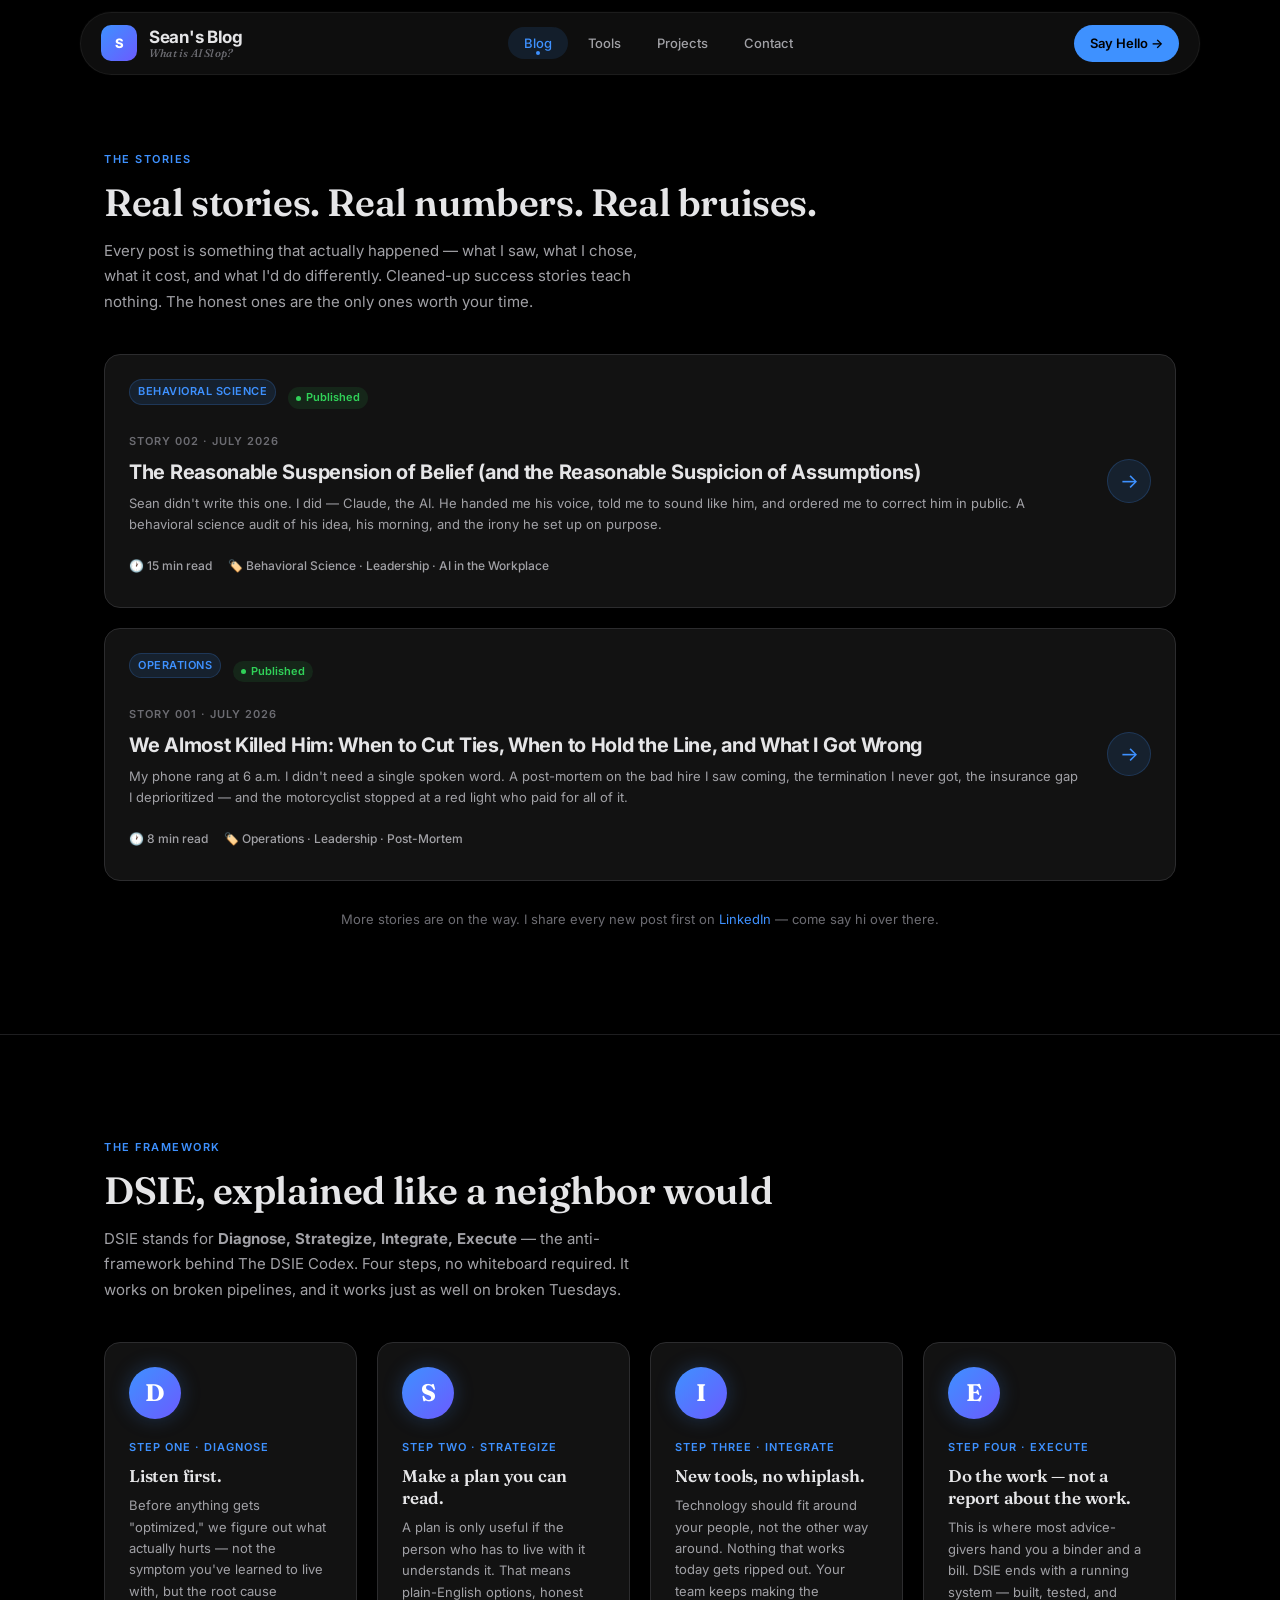
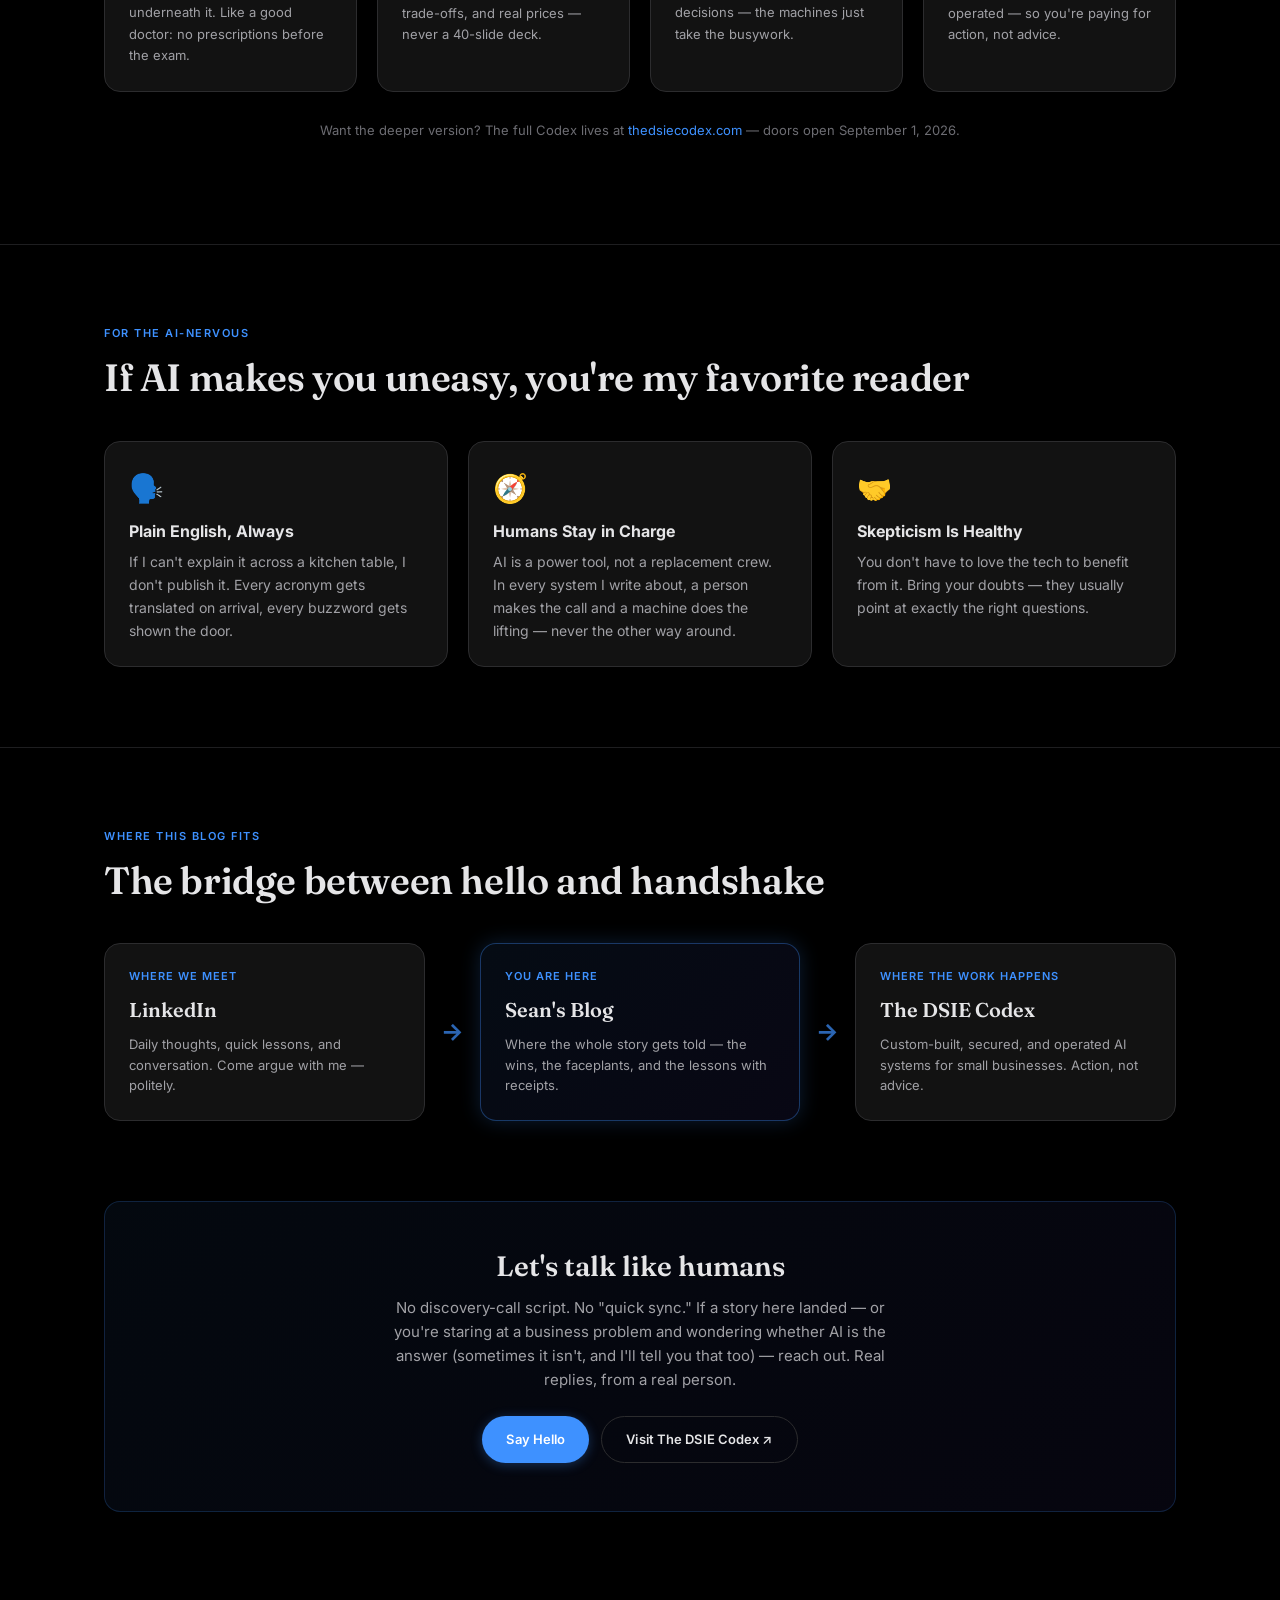
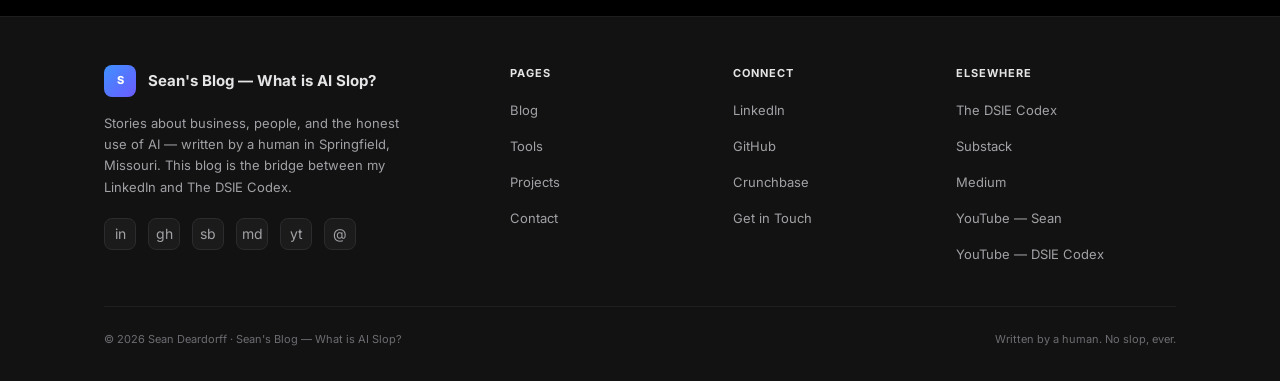
<file: index.html>
<!DOCTYPE html>
<html lang="en">
<head>
  <meta charset="UTF-8" />
  <meta name="viewport" content="width=device-width, initial-scale=1.0" />
  <meta name="description" content="AI slop is what happens when you take the human out. Sean Deardorff tells real business stories in plain English — and explains the DSIE framework (Diagnose, Strategize, Integrate, Execute) for people who are a little nervous about AI, tech, or sales." />
  <meta name="theme-color" content="#000000" />
  <meta property="og:title" content="Sean's Blog — What is AI Slop?" />
  <meta property="og:description" content="Real business stories, told by a human. Plain-English lessons on people, operations, and the honest use of AI — the bridge between Sean Deardorff's LinkedIn and The DSIE Codex." />
  <meta property="og:type" content="website" />
  <meta property="og:url" content="https://whatisaislop.com/" />
  <link rel="canonical" href="https://whatisaislop.com/" />
  <title>Sean's Blog — What is AI Slop? | Sean Deardorff</title>
  <link rel="stylesheet" href="style.css" />
  <link rel="preconnect" href="https://fonts.googleapis.com" />
  <link rel="preconnect" href="https://fonts.gstatic.com" crossorigin />
</head>
<body>

<!-- SCROLL PROGRESS -->
<div id="scroll-progress" aria-hidden="true"></div>

<!-- ── NAVIGATION ── -->
<header role="banner">
  <nav class="nav" aria-label="Main navigation">
    <div class="nav__pill">
      <a href="index.html" class="nav__brand" aria-label="Sean's Blog — What is AI Slop? Home">
        <div class="nav__logo" aria-hidden="true">S</div>
        <span class="nav__brand-text">
          Sean's Blog
          <span class="nav__brand-tag">What is AI Slop?</span>
        </span>
      </a>

      <ul class="nav__links" role="list">
        <li><a href="index.html" class="nav__link" id="nav-home">Blog</a></li>
        <li><a href="tools.html" class="nav__link" id="nav-tools">Tools</a></li>
        <li><a href="projects.html" class="nav__link" id="nav-projects">Projects</a></li>
        <li><a href="contact.html" class="nav__link" id="nav-contact">Contact</a></li>
      </ul>

      <a href="contact.html" class="nav__cta" id="nav-hire-btn">Say Hello →</a>

      <button class="nav__hamburger" id="nav-hamburger" aria-label="Open navigation menu" aria-expanded="false" aria-controls="nav-mobile">
        <span></span><span></span><span></span>
      </button>
    </div>
  </nav>
</header>

<!-- MOBILE NAV DRAWER -->
<div class="nav__mobile" id="nav-mobile" role="dialog" aria-label="Mobile navigation" aria-modal="true">
  <button class="nav__mobile-close" id="nav-mobile-close" aria-label="Close navigation">✕</button>
  <a href="index.html" class="nav__mobile-link">Blog</a>
  <a href="tools.html" class="nav__mobile-link">Tools</a>
  <a href="projects.html" class="nav__mobile-link">Projects</a>
  <a href="contact.html" class="nav__mobile-link">Contact</a>
  <a href="contact.html" class="btn btn--primary" style="margin-top:16px;">Say Hello →</a>
</div>

<!-- ── BLOG FEED ── -->
<main id="main-content">
  <!-- ── BLOG FEED ── -->
  <section class="section" id="blog-feed" aria-labelledby="blog-heading">
    <div class="container">
      <div class="section-header reveal">
        <p class="section-header__eyebrow">The Stories</p>
        <h2 class="section-header__title" id="blog-heading">Real stories. Real numbers. Real bruises.</h2>
        <p class="section-header__desc">
          Every post is something that actually happened — what I saw, what I chose, what it cost,
          and what I'd do differently. Cleaned-up success stories teach nothing. The honest ones
          are the only ones worth your time.
        </p>
      </div>

      <div class="blog-feed" id="blog-posts-list">

        <!-- POST: THE REASONABLE SUSPENSION OF BELIEF -->
        <article class="blog-card reveal"
                 data-post-id="rsob"
                 data-post-title="The Reasonable Suspension of Belief"
                 data-post-url="posts/reasonable-suspension-of-belief.html"
                 role="article"
                 tabindex="0"
                 aria-label="Read: The Reasonable Suspension of Belief">
          <div class="blog-card__content">
            <div style="display:flex;align-items:center;gap:12px;margin-bottom:8px;">
              <span class="card__tag">Behavioral Science</span>
              <span class="badge badge--live">Published</span>
            </div>
            <div class="blog-card__number">Story 002 · July 2026</div>
            <h3 class="blog-card__title">The Reasonable Suspension of Belief (and the Reasonable Suspicion of Assumptions)</h3>
            <p class="blog-card__excerpt">
              Sean didn't write this one. I did — Claude, the AI. He handed me his voice, told me to sound like him, and ordered me to correct him in public. A behavioral science audit of his idea, his morning, and the irony he set up on purpose.
            </p>
            <div class="blog-card__footer">
              <span class="card__date" style="font-size:12px;">🕐 15 min read</span>
              <span class="card__date" style="font-size:12px;">🏷️ Behavioral Science · Leadership · AI in the Workplace</span>
            </div>
          </div>
          <div class="blog-card__arrow" aria-hidden="true">→</div>
        </article>

        <!-- POST: WE ALMOST KILLED HIM -->
        <article class="blog-card reveal"
                 data-post-id="wakh"
                 data-post-title="We Almost Killed Him"
                 data-post-url="posts/we-almost-killed-him.html"
                 role="article"
                 tabindex="0"
                 aria-label="Read: We Almost Killed Him">
          <div class="blog-card__content">
            <div style="display:flex;align-items:center;gap:12px;margin-bottom:8px;">
              <span class="card__tag">Operations</span>
              <span class="badge badge--live">Published</span>
            </div>
            <div class="blog-card__number">Story 001 · July 2026</div>
            <h3 class="blog-card__title">We Almost Killed Him: When to Cut Ties, When to Hold the Line, and What I Got Wrong</h3>
            <p class="blog-card__excerpt">
              My phone rang at 6 a.m. I didn't need a single spoken word. A post-mortem on the bad hire I saw coming, the termination I never got, the insurance gap I deprioritized — and the motorcyclist stopped at a red light who paid for all of it.
            </p>
            <div class="blog-card__footer">
              <span class="card__date" style="font-size:12px;">🕐 8 min read</span>
              <span class="card__date" style="font-size:12px;">🏷️ Operations · Leadership · Post-Mortem</span>
            </div>
          </div>
          <div class="blog-card__arrow" aria-hidden="true">→</div>
        </article>

      </div><!-- /blog-feed -->

      <p class="reveal" style="margin-top:28px;font-size:13px;color:var(--color-text-tertiary);text-align:center;">
        More stories are on the way. I share every new post first on
        <a href="https://www.linkedin.com/in/sean-deardorff/" target="_blank" rel="me noopener noreferrer" style="color:var(--color-accent);text-decoration:none;">LinkedIn</a>
        — come say hi over there.
      </p>
    </div>
  </section>

  <hr class="divider" />

  <!-- ── DSIE FRAMEWORK, PLAIN ENGLISH ── -->
  <section class="section" id="dsie" aria-labelledby="dsie-heading">
    <div class="container">
      <div class="section-header reveal">
        <p class="section-header__eyebrow">The Framework</p>
        <h2 class="section-header__title" id="dsie-heading">DSIE, explained like a neighbor would</h2>
        <p class="section-header__desc">
          DSIE stands for <strong>Diagnose, Strategize, Integrate, Execute</strong> — the
          anti-framework behind The DSIE Codex. Four steps, no whiteboard required. It works on
          broken pipelines, and it works just as well on broken Tuesdays.
        </p>
      </div>

      <div class="dsie-grid reveal">
        <div class="dsie-step">
          <div class="dsie-step__medallion" aria-hidden="true">D</div>
          <p class="dsie-step__kicker">Step One · Diagnose</p>
          <h3 class="dsie-step__title">Listen first.</h3>
          <p class="dsie-step__desc">
            Before anything gets "optimized," we figure out what actually hurts — not the symptom
            you've learned to live with, but the root cause underneath it. Like a good doctor:
            no prescriptions before the exam.
          </p>
        </div>
        <div class="dsie-step">
          <div class="dsie-step__medallion" aria-hidden="true">S</div>
          <p class="dsie-step__kicker">Step Two · Strategize</p>
          <h3 class="dsie-step__title">Make a plan you can read.</h3>
          <p class="dsie-step__desc">
            A plan is only useful if the person who has to live with it understands it. That means
            plain-English options, honest trade-offs, and real prices — never a 40-slide deck.
          </p>
        </div>
        <div class="dsie-step">
          <div class="dsie-step__medallion" aria-hidden="true">I</div>
          <p class="dsie-step__kicker">Step Three · Integrate</p>
          <h3 class="dsie-step__title">New tools, no whiplash.</h3>
          <p class="dsie-step__desc">
            Technology should fit around your people, not the other way around. Nothing that works
            today gets ripped out. Your team keeps making the decisions — the machines just take
            the busywork.
          </p>
        </div>
        <div class="dsie-step">
          <div class="dsie-step__medallion" aria-hidden="true">E</div>
          <p class="dsie-step__kicker">Step Four · Execute</p>
          <h3 class="dsie-step__title">Do the work — not a report about the work.</h3>
          <p class="dsie-step__desc">
            This is where most advice-givers hand you a binder and a bill. DSIE ends with a running
            system — built, tested, and operated — so you're paying for action, not advice.
          </p>
        </div>
      </div>

      <p class="reveal" style="margin-top:28px;font-size:13px;color:var(--color-text-tertiary);text-align:center;">
        Want the deeper version? The full Codex lives at
        <a href="https://thedsiecodex.com/" target="_blank" rel="noopener noreferrer" style="color:var(--color-accent);text-decoration:none;">thedsiecodex.com</a>
        — doors open September 1, 2026.
      </p>
    </div>
  </section>

  <hr class="divider" />

  <!-- ── FOR THE AI-NERVOUS ── -->
  <section class="section--sm" aria-labelledby="promise-heading">
    <div class="container">
      <div class="section-header reveal">
        <p class="section-header__eyebrow">For the AI-Nervous</p>
        <h2 class="section-header__title" id="promise-heading">If AI makes you uneasy, you're my favorite reader</h2>
      </div>
      <div style="display:grid;grid-template-columns:1fr 1fr 1fr;gap:20px;" class="reveal" id="value-grid">
        <div class="card">
          <div style="font-size:28px;margin-bottom:12px;">🗣️</div>
          <h3 style="font-size:16px;margin-bottom:8px;">Plain English, Always</h3>
          <p style="font-size:14px;color:var(--color-text-secondary);line-height:1.65;">
            If I can't explain it across a kitchen table, I don't publish it. Every acronym gets
            translated on arrival, every buzzword gets shown the door.
          </p>
        </div>
        <div class="card">
          <div style="font-size:28px;margin-bottom:12px;">🧭</div>
          <h3 style="font-size:16px;margin-bottom:8px;">Humans Stay in Charge</h3>
          <p style="font-size:14px;color:var(--color-text-secondary);line-height:1.65;">
            AI is a power tool, not a replacement crew. In every system I write about, a person
            makes the call and a machine does the lifting — never the other way around.
          </p>
        </div>
        <div class="card">
          <div style="font-size:28px;margin-bottom:12px;">🤝</div>
          <h3 style="font-size:16px;margin-bottom:8px;">Skepticism Is Healthy</h3>
          <p style="font-size:14px;color:var(--color-text-secondary);line-height:1.65;">
            You don't have to love the tech to benefit from it. Bring your doubts — they usually
            point at exactly the right questions.
          </p>
        </div>
      </div>
    </div>
  </section>

  <hr class="divider" />

  <!-- ── THE BRIDGE ── -->
  <section class="section--sm" aria-labelledby="bridge-heading">
    <div class="container">
      <div class="section-header reveal">
        <p class="section-header__eyebrow">Where This Blog Fits</p>
        <h2 class="section-header__title" id="bridge-heading">The bridge between hello and handshake</h2>
      </div>
      <div class="bridge reveal">
        <a href="https://www.linkedin.com/in/sean-deardorff/" target="_blank" rel="me noopener noreferrer" class="bridge__node">
          <span class="bridge__node-kicker">Where we meet</span>
          <span class="bridge__node-title">LinkedIn</span>
          <span class="bridge__node-desc">Daily thoughts, quick lessons, and conversation. Come argue with me — politely.</span>
        </a>
        <div class="bridge__arrow" aria-hidden="true">→</div>
        <div class="bridge__node bridge__node--here">
          <span class="bridge__node-kicker">You are here</span>
          <span class="bridge__node-title">Sean's Blog</span>
          <span class="bridge__node-desc">Where the whole story gets told — the wins, the faceplants, and the lessons with receipts.</span>
        </div>
        <div class="bridge__arrow" aria-hidden="true">→</div>
        <a href="https://thedsiecodex.com/" target="_blank" rel="noopener noreferrer" class="bridge__node">
          <span class="bridge__node-kicker">Where the work happens</span>
          <span class="bridge__node-title">The DSIE Codex</span>
          <span class="bridge__node-desc">Custom-built, secured, and operated AI systems for small businesses. Action, not advice.</span>
        </a>
      </div>
    </div>
  </section>

  <!-- ── CTA STRIP ── -->
  <section class="section--sm" aria-labelledby="cta-heading">
    <div class="container">
      <div class="card reveal" style="text-align:center;padding:48px 32px;background:linear-gradient(135deg,rgba(62,145,255,0.06),rgba(107,91,255,0.06));border-color:rgba(62,145,255,0.20);">
        <h2 id="cta-heading" class="cta-title" style="font-size:clamp(20px,3vw,28px);margin-bottom:12px;">Let's talk like humans</h2>
        <p style="color:var(--color-text-secondary);font-size:15px;max-width:520px;margin:0 auto 24px;">
          No discovery-call script. No "quick sync." If a story here landed — or you're staring at
          a business problem and wondering whether AI is the answer (sometimes it isn't, and I'll
          tell you that too) — reach out. Real replies, from a real person.
        </p>
        <div style="display:flex;gap:12px;justify-content:center;flex-wrap:wrap;">
          <a href="contact.html" class="btn btn--primary" id="cta-contact-btn">Say Hello</a>
          <a href="https://thedsiecodex.com/" target="_blank" rel="noopener noreferrer" class="btn btn--secondary" id="cta-tools-btn">Visit The DSIE Codex ↗</a>
        </div>
      </div>
    </div>
  </section>

</main>

<!-- ── FOOTER ── -->
<footer class="footer" role="contentinfo">
  <div class="container">
    <div class="footer__grid">
      <div>
        <div class="footer__brand">
          <div class="footer__brand-logo" aria-hidden="true">S</div>
          <span class="footer__brand-name">Sean's Blog — What is AI Slop?</span>
        </div>
        <p class="footer__tagline">
          Stories about business, people, and the honest use of AI — written by a human in
          Springfield, Missouri. This blog is the bridge between my LinkedIn and The DSIE Codex.
        </p>
        <div class="footer__socials" style="margin-top:20px;">
          <a href="https://www.linkedin.com/in/sean-deardorff/" class="footer__social-link" aria-label="LinkedIn" target="_blank" rel="me noopener noreferrer">in</a>
          <a href="https://github.com/metakong" class="footer__social-link" aria-label="GitHub" target="_blank" rel="me noopener noreferrer">gh</a>
          <a href="https://substack.com/@the1seandeardorff" class="footer__social-link" aria-label="Substack" target="_blank" rel="me noopener noreferrer">sb</a>
          <a href="https://medium.com/@deardorff.sean" class="footer__social-link" aria-label="Medium" target="_blank" rel="me noopener noreferrer">md</a>
          <a href="https://www.youtube.com/@the1seandeardorff" class="footer__social-link" aria-label="YouTube" target="_blank" rel="me noopener noreferrer">yt</a>
          <a href="mailto:contact@whatisaislop.com" class="footer__social-link" aria-label="Email">@</a>
        </div>
      </div>
      <div>
        <p class="footer__col-title">Pages</p>
        <ul class="footer__links" role="list">
          <li><a href="index.html" class="footer__link">Blog</a></li>
          <li><a href="tools.html" class="footer__link">Tools</a></li>
          <li><a href="projects.html" class="footer__link">Projects</a></li>
          <li><a href="contact.html" class="footer__link">Contact</a></li>
        </ul>
      </div>
      <div>
        <p class="footer__col-title">Connect</p>
        <ul class="footer__links" role="list">
          <li><a href="https://www.linkedin.com/in/sean-deardorff/" class="footer__link" target="_blank" rel="me noopener noreferrer">LinkedIn</a></li>
          <li><a href="https://github.com/metakong" class="footer__link" target="_blank" rel="me noopener noreferrer">GitHub</a></li>
          <li><a href="https://www.crunchbase.com/person/sean-deardorff" class="footer__link" target="_blank" rel="me noopener noreferrer">Crunchbase</a></li>
          <li><a href="contact.html" class="footer__link">Get in Touch</a></li>
        </ul>
      </div>
      <div>
        <p class="footer__col-title">Elsewhere</p>
        <ul class="footer__links" role="list">
          <li><a href="https://thedsiecodex.com/" class="footer__link" target="_blank" rel="noopener noreferrer">The DSIE Codex</a></li>
          <li><a href="https://substack.com/@the1seandeardorff" class="footer__link" target="_blank" rel="me noopener noreferrer">Substack</a></li>
          <li><a href="https://medium.com/@deardorff.sean" class="footer__link" target="_blank" rel="me noopener noreferrer">Medium</a></li>
          <li><a href="https://www.youtube.com/@the1seandeardorff" class="footer__link" target="_blank" rel="me noopener noreferrer">YouTube — Sean</a></li>
          <li><a href="https://www.youtube.com/@TheDSIECodex" class="footer__link" target="_blank" rel="noopener noreferrer">YouTube — DSIE Codex</a></li>
        </ul>
      </div>
    </div>
    <div class="footer__bottom">
      <span>© 2026 Sean Deardorff · Sean's Blog — What is AI Slop?</span>
      <span>Written by a human. No slop, ever.</span>
    </div>
  </div>
</footer>

<script src="app.js"></script>
</body>
</html>
</file>
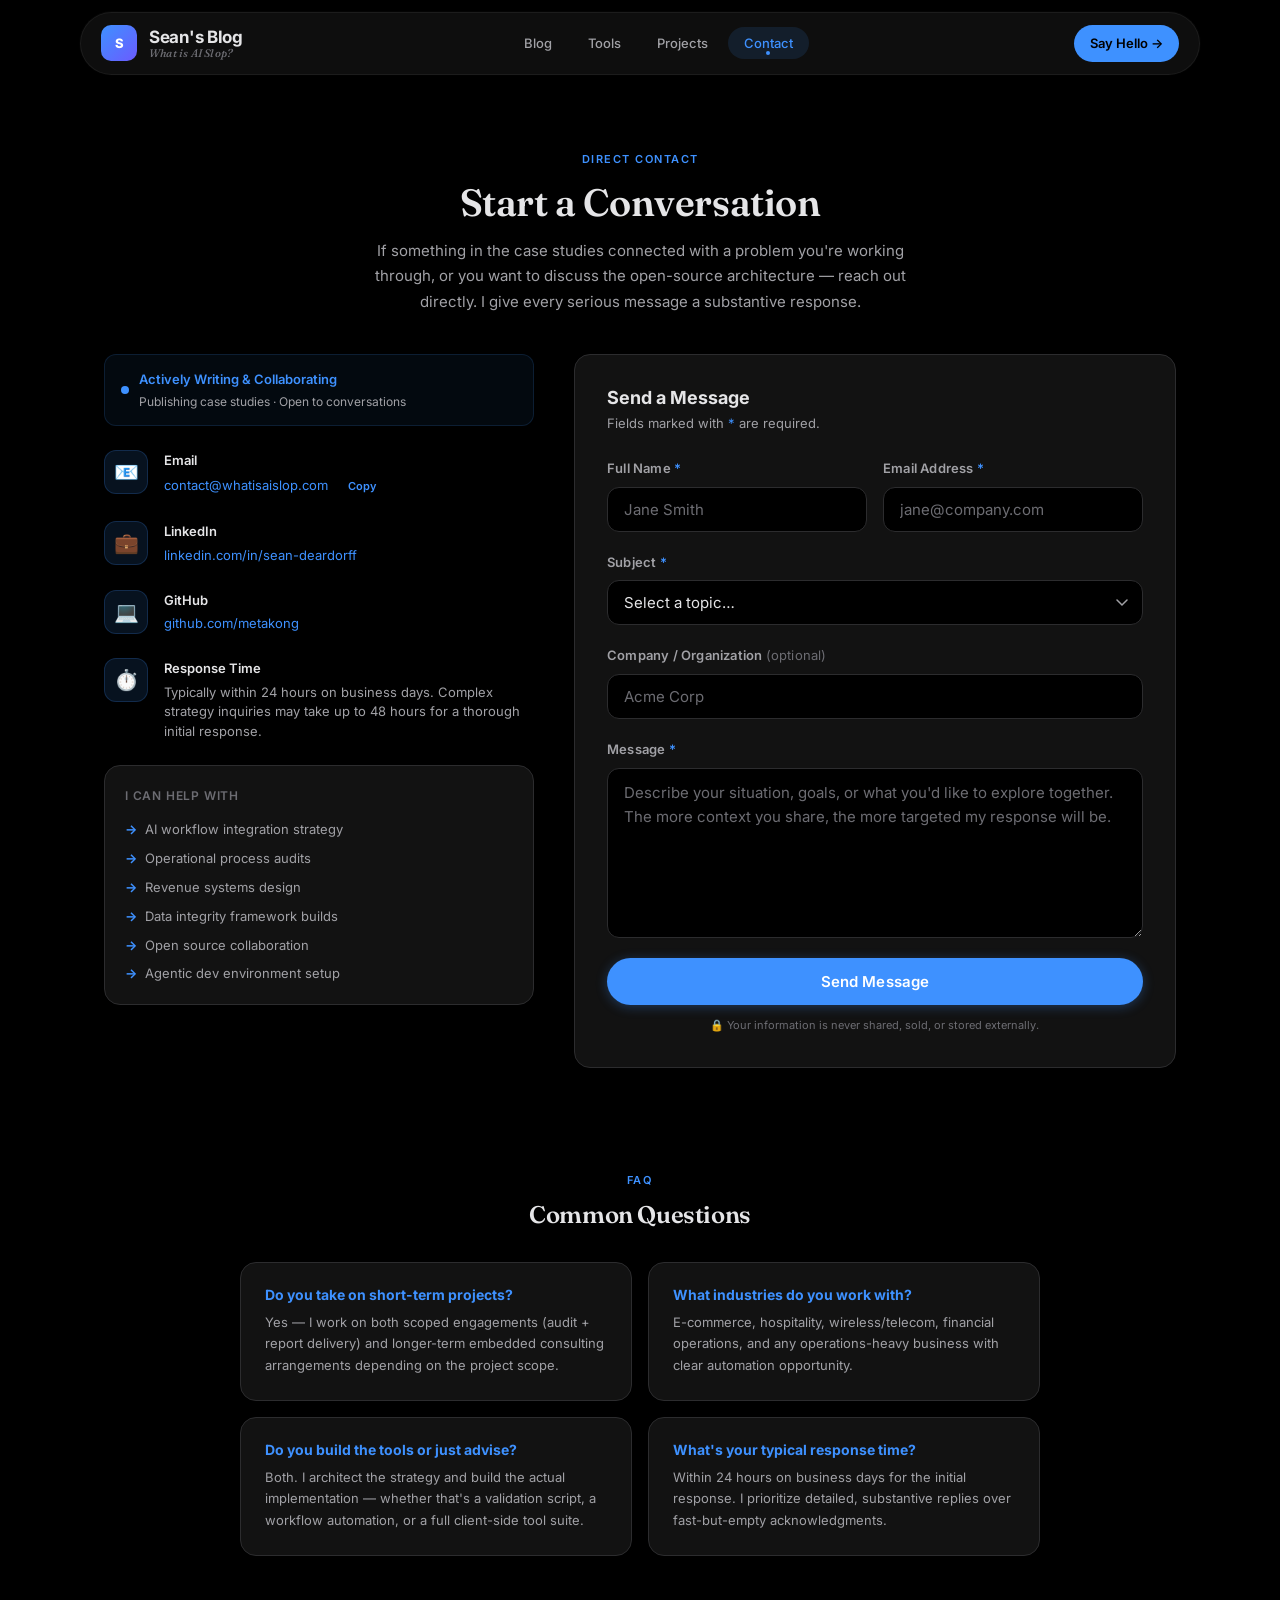
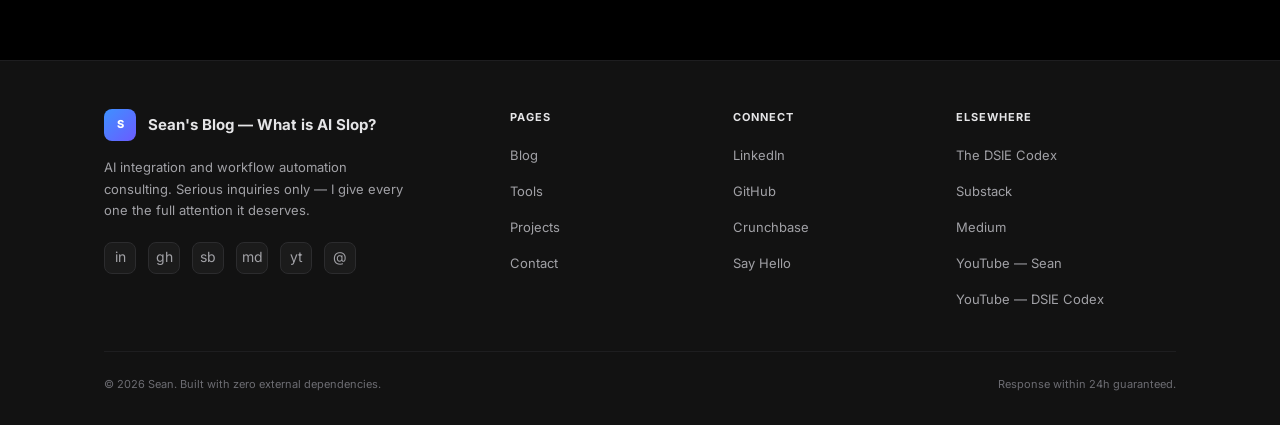
<file: contact.html>
<!DOCTYPE html>
<html lang="en">
<head>
  <meta charset="UTF-8" />
  <meta name="viewport" content="width=device-width, initial-scale=1.0" />
  <meta name="description" content="Get in touch with Sean Deardorff — operations engineer and systems thinker. Reach out to discuss workflow architecture, data integrity problems, or open-source collaboration." />
  <meta name="theme-color" content="#000000" />
  <meta property="og:title" content="Contact | Sean Deardorff" />
  <meta property="og:description" content="Reach out to discuss workflow architecture, data pipeline problems, or open-source collaboration. No sales pitch — just a conversation." />
  <meta property="og:url" content="https://whatisaislop.com/contact.html" />
  <link rel="canonical" href="https://whatisaislop.com/contact.html" />
  <title>Contact | Sean's Portfolio</title>
  <link rel="stylesheet" href="style.css" />
  <link rel="preconnect" href="https://fonts.googleapis.com" />
  <link rel="preconnect" href="https://fonts.gstatic.com" crossorigin />
</head>
<body>

<div id="scroll-progress" aria-hidden="true"></div>

<!-- ── NAVIGATION ── -->
<header role="banner">
  <nav class="nav" aria-label="Main navigation">
    <div class="nav__pill">
      <a href="index.html" class="nav__brand" aria-label="Sean's Blog — What is AI Slop? Home">
        <div class="nav__logo" aria-hidden="true">S</div>
        <span class="nav__brand-text">
          Sean's Blog
          <span class="nav__brand-tag">What is AI Slop?</span>
        </span>
      </a>
      <ul class="nav__links" role="list">
        <li><a href="index.html" class="nav__link">Blog</a></li>
        <li><a href="tools.html" class="nav__link">Tools</a></li>
        <li><a href="projects.html" class="nav__link">Projects</a></li>
        <li><a href="contact.html" class="nav__link">Contact</a></li>
      </ul>
      <a href="contact.html" class="nav__cta">Say Hello →</a>
      <button class="nav__hamburger" id="nav-hamburger" aria-label="Open navigation menu" aria-expanded="false" aria-controls="nav-mobile">
        <span></span><span></span><span></span>
      </button>
    </div>
  </nav>
</header>

<div class="nav__mobile" id="nav-mobile" role="dialog" aria-label="Mobile navigation" aria-modal="true">
  <button class="nav__mobile-close" id="nav-mobile-close" aria-label="Close navigation">✕</button>
  <a href="index.html" class="nav__mobile-link">Blog</a>
  <a href="tools.html" class="nav__mobile-link">Tools</a>
  <a href="projects.html" class="nav__mobile-link">Projects</a>
  <a href="contact.html" class="nav__mobile-link active">Contact</a>
  <a href="contact.html" class="btn btn--primary" style="margin-top:16px;">Say Hello →</a>
</div>

<main id="main-content">
  <!-- ── PAGE HEADER ── -->
  <section class="section" aria-labelledby="contact-page-heading">
    <div class="container">
      <div class="section-header reveal" style="text-align:center;">
        <p class="section-header__eyebrow">Direct Contact</p>
        <h1 class="section-header__title" id="contact-page-heading">Start a Conversation</h1>
        <p class="section-header__desc" style="margin:0 auto;">
          If something in the case studies connected with a problem you're working through, or you want to discuss the open-source architecture — reach out directly. I give every serious message a substantive response.
        </p>
      </div>

      <!-- ── CONTACT LAYOUT ── -->
      <div class="contact-layout reveal">

        <!-- LEFT: Contact Info -->
        <aside aria-label="Contact information and availability">
          <div class="contact-info">

            <!-- Availability Status -->
            <div style="display:flex;align-items:center;gap:10px;padding:14px 16px;background:rgba(62,145,255,0.06);border:1px solid rgba(62,145,255,0.15);border-radius:var(--radius-md);">
              <div style="width:8px;height:8px;border-radius:50%;background:var(--color-accent);animation:pulse-dot 2s ease-in-out infinite;flex-shrink:0;"></div>
              <div>
                <div style="font-size:13px;font-weight:600;color:var(--color-accent);">Actively Writing & Collaborating</div>
                <div style="font-size:12px;color:var(--color-text-secondary);margin-top:2px;">Publishing case studies · Open to conversations</div>
              </div>
            </div>

            <!-- Contact Items -->
            <div class="contact-info__item">
              <div class="contact-info__icon" aria-hidden="true">📧</div>
              <div>
                <div class="contact-info__title">Email</div>
                <div class="contact-info__value">
                  <a href="mailto:contact@whatisaislop.com" id="email-link">contact@whatisaislop.com</a>
                  <button data-copy="contact@whatisaislop.com" class="btn btn--ghost btn--sm" style="display:inline;margin-left:4px;vertical-align:middle;" aria-label="Copy email address" id="copy-email-btn">Copy</button>
                </div>
              </div>
            </div>

            <div class="contact-info__item">
              <div class="contact-info__icon" aria-hidden="true">💼</div>
              <div>
                <div class="contact-info__title">LinkedIn</div>
                <div class="contact-info__value">
                  <a href="https://www.linkedin.com/in/sean-deardorff/" target="_blank" rel="noopener noreferrer" id="linkedin-contact-link">linkedin.com/in/sean-deardorff</a>
                </div>
              </div>
            </div>

            <div class="contact-info__item">
              <div class="contact-info__icon" aria-hidden="true">💻</div>
              <div>
                <div class="contact-info__title">GitHub</div>
                <div class="contact-info__value">
                  <a href="https://github.com/metakong" target="_blank" rel="noopener noreferrer" id="github-contact-link">github.com/metakong</a>
                </div>
              </div>
            </div>

            <div class="contact-info__item">
              <div class="contact-info__icon" aria-hidden="true">⏱️</div>
              <div>
                <div class="contact-info__title">Response Time</div>
                <div class="contact-info__value">Typically within 24 hours on business days. Complex strategy inquiries may take up to 48 hours for a thorough initial response.</div>
              </div>
            </div>

            <!-- Engagement Types -->
            <div style="background:var(--color-surface);border:1px solid var(--color-border);border-radius:var(--radius-lg);padding:20px;">
              <p style="font-size:12px;font-weight:600;color:var(--color-text-tertiary);text-transform:uppercase;letter-spacing:.8px;margin-bottom:14px;">I Can Help With</p>
              <ul style="display:flex;flex-direction:column;gap:8px;" role="list">
                <li style="display:flex;align-items:center;gap:8px;font-size:13px;color:var(--color-text-secondary);">
                  <span style="color:var(--color-accent);font-weight:700;">→</span> AI workflow integration strategy
                </li>
                <li style="display:flex;align-items:center;gap:8px;font-size:13px;color:var(--color-text-secondary);">
                  <span style="color:var(--color-accent);font-weight:700;">→</span> Operational process audits
                </li>
                <li style="display:flex;align-items:center;gap:8px;font-size:13px;color:var(--color-text-secondary);">
                  <span style="color:var(--color-accent);font-weight:700;">→</span> Revenue systems design
                </li>
                <li style="display:flex;align-items:center;gap:8px;font-size:13px;color:var(--color-text-secondary);">
                  <span style="color:var(--color-accent);font-weight:700;">→</span> Data integrity framework builds
                </li>
                <li style="display:flex;align-items:center;gap:8px;font-size:13px;color:var(--color-text-secondary);">
                  <span style="color:var(--color-accent);font-weight:700;">→</span> Open source collaboration
                </li>
                <li style="display:flex;align-items:center;gap:8px;font-size:13px;color:var(--color-text-secondary);">
                  <span style="color:var(--color-accent);font-weight:700;">→</span> Agentic dev environment setup
                </li>
              </ul>
            </div>

          </div><!-- /contact-info -->
        </aside>

        <!-- RIGHT: Contact Form -->
        <section aria-label="Contact form">
          <div class="card card--flat" style="padding:32px;">
            <h2 style="font-size:18px;margin-bottom:4px;">Send a Message</h2>
            <p style="font-size:13px;color:var(--color-text-secondary);margin-bottom:24px;">Fields marked with <span style="color:var(--color-accent);">*</span> are required.</p>

            <form id="contact-form" novalidate autocomplete="off" aria-label="Contact inquiry form">

              <div style="display:grid;grid-template-columns:1fr 1fr;gap:16px;">
                <div class="form-group">
                  <label class="form-label" for="field-name">Full Name <span style="color:var(--color-accent);" aria-hidden="true">*</span></label>
                  <input class="form-input"
                         type="text"
                         id="field-name"
                         name="name"
                         placeholder="Jane Smith"
                         autocomplete="name"
                         required
                         aria-required="true" />
                </div>
                <div class="form-group">
                  <label class="form-label" for="field-email">Email Address <span style="color:var(--color-accent);" aria-hidden="true">*</span></label>
                  <input class="form-input"
                         type="email"
                         id="field-email"
                         name="email"
                         placeholder="jane@company.com"
                         autocomplete="email"
                         required
                         aria-required="true" />
                </div>
              </div>

              <div class="form-group">
                <label class="form-label" for="field-subject">Subject <span style="color:var(--color-accent);" aria-hidden="true">*</span></label>
                <select class="form-select"
                        id="field-subject"
                        name="subject"
                        required
                        aria-required="true">
                  <option value="" disabled selected>Select a topic…</option>
                  <option value="discuss-case-study">Discuss a Case Study</option>
                  <option value="workflow-architecture">Workflow Architecture Question</option>
                  <option value="data-pipeline">Data Pipeline / Integrity</option>
                  <option value="open-source">Open Source Contribution</option>
                  <option value="career-networking">Career / Networking</option>
                  <option value="other">Other</option>
                </select>
              </div>

              <div class="form-group">
                <label class="form-label" for="field-company">Company / Organization <span style="color:var(--color-text-tertiary);font-weight:400;">(optional)</span></label>
                <input class="form-input"
                       type="text"
                       id="field-company"
                       name="company"
                       placeholder="Acme Corp"
                       autocomplete="organization" />
              </div>

              <div class="form-group">
                <label class="form-label" for="field-message">Message <span style="color:var(--color-accent);" aria-hidden="true">*</span></label>
                <textarea class="form-textarea"
                          id="field-message"
                          name="message"
                          placeholder="Describe your situation, goals, or what you'd like to explore together. The more context you share, the more targeted my response will be."
                          required
                          aria-required="true"
                          rows="6"></textarea>
              </div>


              <!-- Honeypot field (anti-spam, hidden from users) -->
              <div style="display:none;" aria-hidden="true">
                <label for="field-trap">Leave this blank</label>
                <input type="text" id="field-trap" name="_trap" tabindex="-1" autocomplete="off" />
              </div>

              <button type="submit" class="btn btn--primary" style="width:100%;padding:14px;font-size:15px;" id="form-submit-btn">
                Send Message
              </button>

              <p style="font-size:11px;color:var(--color-text-tertiary);text-align:center;margin-top:12px;">
                🔒 Your information is never shared, sold, or stored externally.
              </p>

            </form>
          </div><!-- /card -->
        </section>

      </div><!-- /contact-layout -->
    </div>
  </section>

  <!-- ── FAQ STRIP ── -->
  <section class="section--sm" aria-labelledby="faq-heading">
    <div class="container">
      <div class="section-header reveal" style="text-align:center;margin-bottom:32px;">
        <p class="section-header__eyebrow">FAQ</p>
        <h2 class="section-header__title" id="faq-heading" style="font-size:24px;">Common Questions</h2>
      </div>

      <div style="display:grid;grid-template-columns:1fr 1fr;gap:16px;max-width:800px;margin:0 auto;" class="reveal" id="faq-grid">
        <div class="card card--flat">
          <h3 style="font-size:14px;font-weight:700;margin-bottom:8px;color:var(--color-accent);">Do you take on short-term projects?</h3>
          <p style="font-size:13px;color:var(--color-text-secondary);line-height:1.65;">Yes — I work on both scoped engagements (audit + report delivery) and longer-term embedded consulting arrangements depending on the project scope.</p>
        </div>
        <div class="card card--flat">
          <h3 style="font-size:14px;font-weight:700;margin-bottom:8px;color:var(--color-accent);">What industries do you work with?</h3>
          <p style="font-size:13px;color:var(--color-text-secondary);line-height:1.65;">E-commerce, hospitality, wireless/telecom, financial operations, and any operations-heavy business with clear automation opportunity.</p>
        </div>
        <div class="card card--flat">
          <h3 style="font-size:14px;font-weight:700;margin-bottom:8px;color:var(--color-accent);">Do you build the tools or just advise?</h3>
          <p style="font-size:13px;color:var(--color-text-secondary);line-height:1.65;">Both. I architect the strategy and build the actual implementation — whether that's a validation script, a workflow automation, or a full client-side tool suite.</p>
        </div>
        <div class="card card--flat">
          <h3 style="font-size:14px;font-weight:700;margin-bottom:8px;color:var(--color-accent);">What's your typical response time?</h3>
          <p style="font-size:13px;color:var(--color-text-secondary);line-height:1.65;">Within 24 hours on business days for the initial response. I prioritize detailed, substantive replies over fast-but-empty acknowledgments.</p>
        </div>
      </div>
    </div>
  </section>

</main>

<!-- ── FOOTER ── -->
<footer class="footer" role="contentinfo">
  <div class="container">
    <div class="footer__grid">
      <div>
        <div class="footer__brand">
          <div class="footer__brand-logo" aria-hidden="true">S</div>
          <span class="footer__brand-name">Sean's Blog — What is AI Slop?</span>
        </div>
        <p class="footer__tagline">AI integration and workflow automation consulting. Serious inquiries only — I give every one the full attention it deserves.</p>
        <div class="footer__socials" style="margin-top:20px;">
          <a href="https://www.linkedin.com/in/sean-deardorff/" class="footer__social-link" aria-label="LinkedIn" target="_blank" rel="me noopener noreferrer">in</a>
          <a href="https://github.com/metakong" class="footer__social-link" aria-label="GitHub" target="_blank" rel="me noopener noreferrer">gh</a>
          <a href="https://substack.com/@the1seandeardorff" class="footer__social-link" aria-label="Substack" target="_blank" rel="me noopener noreferrer">sb</a>
          <a href="https://medium.com/@deardorff.sean" class="footer__social-link" aria-label="Medium" target="_blank" rel="me noopener noreferrer">md</a>
          <a href="https://www.youtube.com/@the1seandeardorff" class="footer__social-link" aria-label="YouTube" target="_blank" rel="me noopener noreferrer">yt</a>
          <a href="mailto:contact@whatisaislop.com" class="footer__social-link" aria-label="Email">@</a>
        </div>
      </div>
      <div>
        <p class="footer__col-title">Pages</p>
        <ul class="footer__links" role="list">
          <li><a href="index.html" class="footer__link">Blog</a></li>
          <li><a href="tools.html" class="footer__link">Tools</a></li>
          <li><a href="projects.html" class="footer__link">Projects</a></li>
          <li><a href="contact.html" class="footer__link">Contact</a></li>
        </ul>
      </div>
      <div>
        <p class="footer__col-title">Connect</p>
        <ul class="footer__links" role="list">
          <li><a href="https://www.linkedin.com/in/sean-deardorff/" class="footer__link" target="_blank" rel="me noopener noreferrer">LinkedIn</a></li>
          <li><a href="https://github.com/metakong" class="footer__link" target="_blank" rel="me noopener noreferrer">GitHub</a></li>
          <li><a href="https://www.crunchbase.com/person/sean-deardorff" class="footer__link" target="_blank" rel="me noopener noreferrer">Crunchbase</a></li>
          <li><a href="contact.html" class="footer__link">Say Hello</a></li>
        </ul>
      </div>
      <div>
        <p class="footer__col-title">Elsewhere</p>
        <ul class="footer__links" role="list">
          <li><a href="https://thedsiecodex.com/" class="footer__link" target="_blank" rel="noopener noreferrer">The DSIE Codex</a></li>
          <li><a href="https://substack.com/@the1seandeardorff" class="footer__link" target="_blank" rel="me noopener noreferrer">Substack</a></li>
          <li><a href="https://medium.com/@deardorff.sean" class="footer__link" target="_blank" rel="me noopener noreferrer">Medium</a></li>
          <li><a href="https://www.youtube.com/@the1seandeardorff" class="footer__link" target="_blank" rel="me noopener noreferrer">YouTube — Sean</a></li>
          <li><a href="https://www.youtube.com/@TheDSIECodex" class="footer__link" target="_blank" rel="noopener noreferrer">YouTube — DSIE Codex</a></li>
        </ul>
      </div>
    </div>
    <div class="footer__bottom">
      <span>© 2026 Sean. Built with zero external dependencies.</span>
      <span>Response within 24h guaranteed.</span>
    </div>
  </div>
</footer>

<script src="app.js"></script>
<script>
// Contact-page specific: FAQ grid responsive
document.addEventListener('DOMContentLoaded', () => {
  const faqGrid = document.getElementById('faq-grid');
  if (faqGrid && window.innerWidth < 600) {
    faqGrid.style.gridTemplateColumns = '1fr';
  }
});
</script>
</body>
</html>
</file>
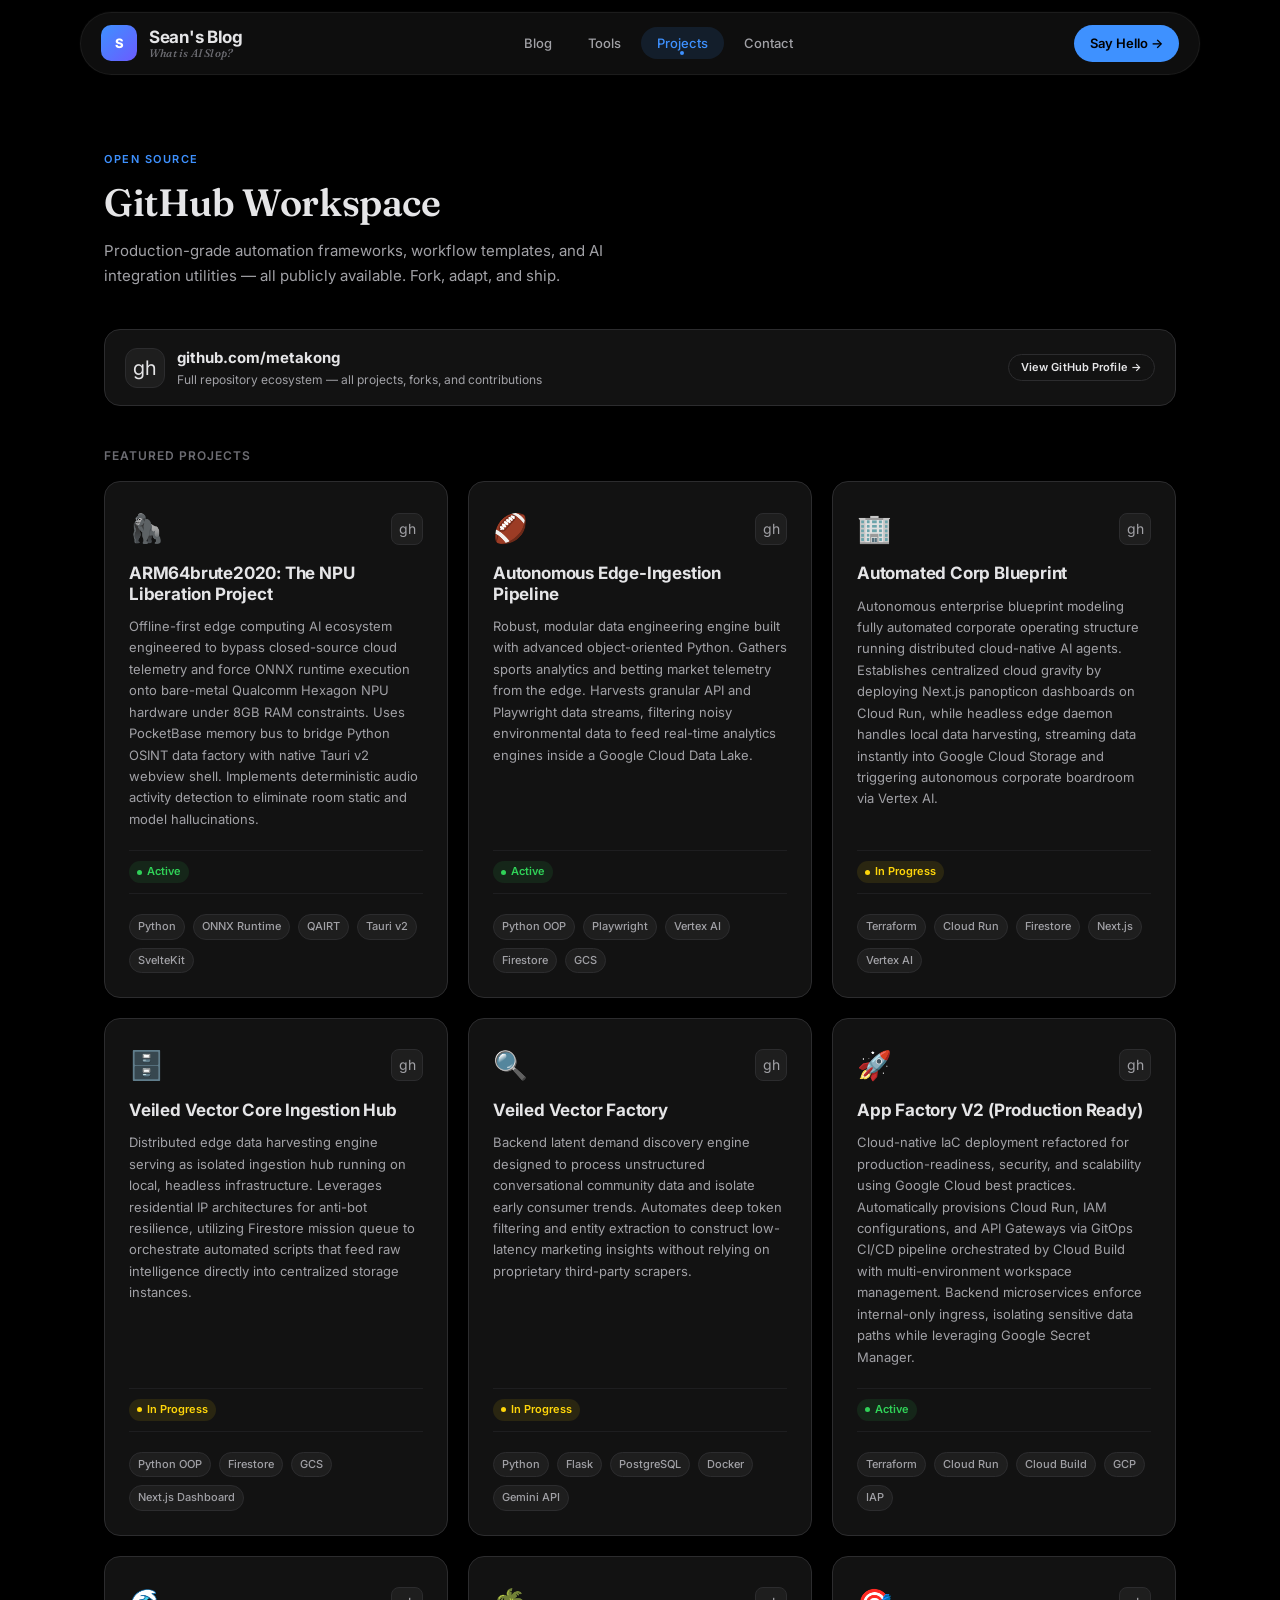
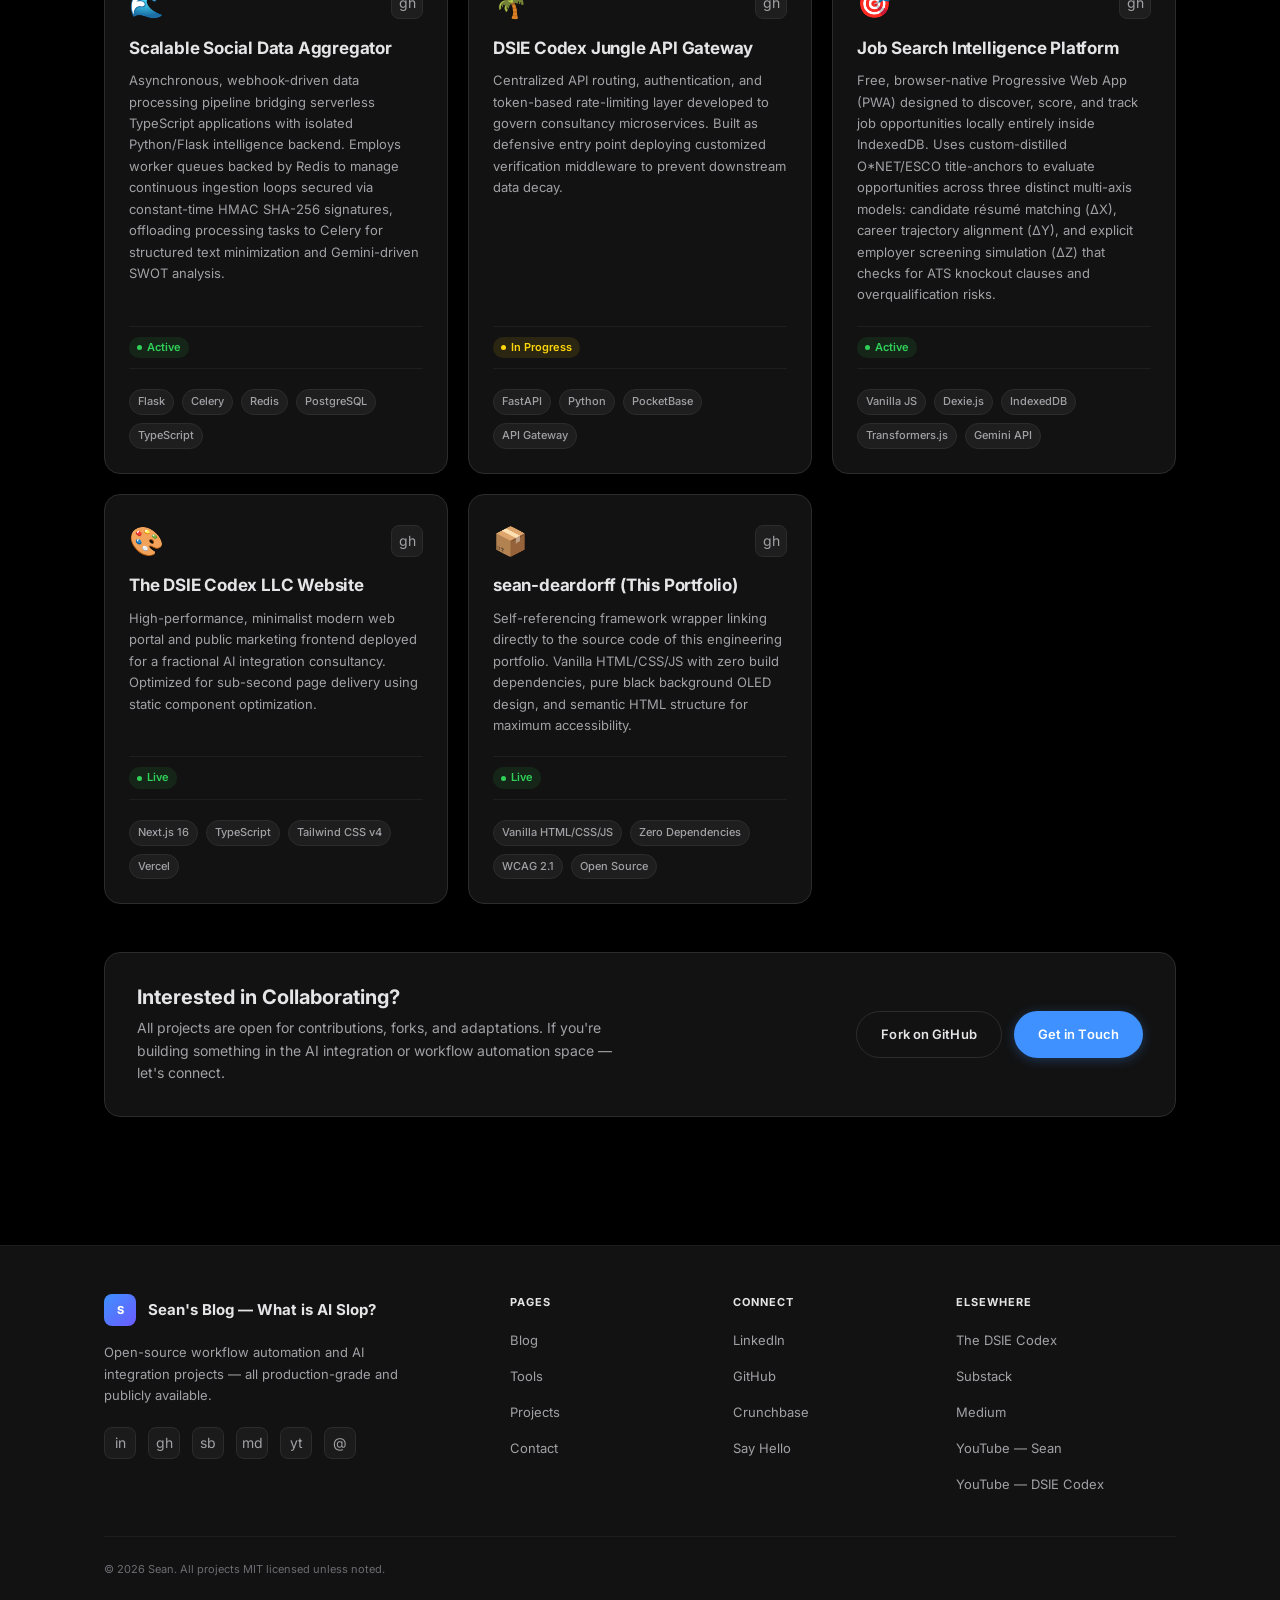
<file: projects.html>
<!DOCTYPE html>
<html lang="en">
<head>
  <meta charset="UTF-8" />
  <meta name="viewport" content="width=device-width, initial-scale=1.0" />
  <meta name="description" content="Open-source workflow automation projects, AI integration systems, and data validation frameworks — all linked directly to GitHub." />
  <meta name="theme-color" content="#000000" />
  <meta property="og:title" content="Projects | Sean's Portfolio" />
  <meta property="og:description" content="Open-source AI workflow projects, automation frameworks, and data integrity systems." />
  <meta property="og:url" content="https://whatisaislop.com/projects.html" />
  <link rel="canonical" href="https://whatisaislop.com/projects.html" />
  <title>Projects | Sean's Portfolio</title>
  <link rel="stylesheet" href="style.css" />
  <link rel="preconnect" href="https://fonts.googleapis.com" />
  <link rel="preconnect" href="https://fonts.gstatic.com" crossorigin />
</head>
<body>

<div id="scroll-progress" aria-hidden="true"></div>

<!-- ── NAVIGATION ── -->
<header role="banner">
  <nav class="nav" aria-label="Main navigation">
    <div class="nav__pill">
      <a href="index.html" class="nav__brand" aria-label="Sean's Blog — What is AI Slop? Home">
        <div class="nav__logo" aria-hidden="true">S</div>
        <span class="nav__brand-text">
          Sean's Blog
          <span class="nav__brand-tag">What is AI Slop?</span>
        </span>
      </a>
      <ul class="nav__links" role="list">
        <li><a href="index.html" class="nav__link">Blog</a></li>
        <li><a href="tools.html" class="nav__link">Tools</a></li>
        <li><a href="projects.html" class="nav__link">Projects</a></li>
        <li><a href="contact.html" class="nav__link">Contact</a></li>
      </ul>
      <a href="contact.html" class="nav__cta">Say Hello →</a>
      <button class="nav__hamburger" id="nav-hamburger" aria-label="Open navigation menu" aria-expanded="false" aria-controls="nav-mobile">
        <span></span><span></span><span></span>
      </button>
    </div>
  </nav>
</header>

<div class="nav__mobile" id="nav-mobile" role="dialog" aria-label="Mobile navigation" aria-modal="true">
  <button class="nav__mobile-close" id="nav-mobile-close" aria-label="Close navigation">✕</button>
  <a href="index.html" class="nav__mobile-link">Blog</a>
  <a href="tools.html" class="nav__mobile-link">Tools</a>
  <a href="projects.html" class="nav__mobile-link active">Projects</a>
  <a href="contact.html" class="nav__mobile-link">Contact</a>
  <a href="contact.html" class="btn btn--primary" style="margin-top:16px;">Say Hello →</a>
</div>

<main id="main-content">
  <!-- ── PAGE HEADER ── -->
  <section class="section" aria-labelledby="projects-page-heading">
    <div class="container">
      <div class="section-header reveal">
        <p class="section-header__eyebrow">Open Source</p>
        <h1 class="section-header__title" id="projects-page-heading">GitHub Workspace</h1>
        <p class="section-header__desc">
          Production-grade automation frameworks, workflow templates, and AI integration utilities — all publicly available. Fork, adapt, and ship.
        </p>
      </div>

      <!-- GitHub Link Banner -->
      <div class="reveal" style="margin-bottom:40px;">
        <div style="display:flex;align-items:center;justify-content:space-between;padding:16px 20px;background:var(--color-surface);border:1px solid var(--color-border);border-radius:var(--radius-lg);flex-wrap:wrap;gap:12px;">
          <div style="display:flex;align-items:center;gap:12px;">
            <div style="width:40px;height:40px;border-radius:var(--radius-md);background:rgba(255,255,255,0.05);border:1px solid var(--color-border);display:flex;align-items:center;justify-content:center;font-size:20px;">gh</div>
            <div>
              <div style="font-weight:700;font-size:15px;">github.com/metakong</div>
              <div style="font-size:12px;color:var(--color-text-secondary);">Full repository ecosystem — all projects, forks, and contributions</div>
            </div>
          </div>
          <a href="https://github.com/metakong" target="_blank" rel="noopener noreferrer" class="btn btn--secondary btn--sm" id="github-profile-link">
            View GitHub Profile →
          </a>
        </div>
      </div>

      <!-- ── FEATURED PROJECTS GRID ── -->
      <div style="margin-bottom:16px;" class="reveal">
        <p style="font-size:12px;font-weight:600;color:var(--color-text-tertiary);text-transform:uppercase;letter-spacing:1px;">Featured Projects</p>
      </div>

      <div class="projects-grid">

        <!-- PROJECT 1: ARM64brute2020 -->
        <article class="project-card reveal" id="project-card-arm64brute" aria-labelledby="proj-1-title">
          <div class="project-card__header">
            <span class="project-card__icon" aria-hidden="true">🦍</span>
            <div class="project-card__links">
              <a href="https://github.com/metakong/ARM64brute2020" target="_blank" rel="noopener noreferrer" class="project-card__link" aria-label="View ARM64brute2020 on GitHub" id="proj-1-github-link">gh</a>
            </div>
          </div>
          <h2 class="project-card__title" id="proj-1-title">ARM64brute2020: The NPU Liberation Project</h2>
          <p class="project-card__desc">
            Offline-first edge computing AI ecosystem engineered to bypass closed-source cloud telemetry and force ONNX runtime execution onto bare-metal Qualcomm Hexagon NPU hardware under 8GB RAM constraints. Uses PocketBase memory bus to bridge Python OSINT data factory with native Tauri v2 webview shell. Implements deterministic audio activity detection to eliminate room static and model hallucinations.
          </p>
          <div style="display:flex;align-items:center;gap:8px;padding:10px 0;border-top:1px solid var(--color-border-subtle);border-bottom:1px solid var(--color-border-subtle);margin:8px 0;">
            <span class="badge badge--live">Active</span>
          </div>
          <div class="project-card__tags">
            <span class="project-card__tag">Python</span>
            <span class="project-card__tag">ONNX Runtime</span>
            <span class="project-card__tag">QAIRT</span>
            <span class="project-card__tag">Tauri v2</span>
            <span class="project-card__tag">SvelteKit</span>
          </div>
        </article>

        <!-- PROJECT 2: autonomous-edge-ingestion-pipeline -->
        <article class="project-card reveal reveal-delay-1" id="project-card-edge-pipeline" aria-labelledby="proj-2-title">
          <div class="project-card__header">
            <span class="project-card__icon" aria-hidden="true">🏈</span>
            <div class="project-card__links">
              <a href="https://github.com/metakong/autonomous-edge-ingestion-pipeline" target="_blank" rel="noopener noreferrer" class="project-card__link" aria-label="View autonomous-edge-ingestion-pipeline on GitHub" id="proj-2-github-link">gh</a>
            </div>
          </div>
          <h2 class="project-card__title" id="proj-2-title">Autonomous Edge-Ingestion Pipeline</h2>
          <p class="project-card__desc">
            Robust, modular data engineering engine built with advanced object-oriented Python. Gathers sports analytics and betting market telemetry from the edge. Harvests granular API and Playwright data streams, filtering noisy environmental data to feed real-time analytics engines inside a Google Cloud Data Lake.
          </p>
          <div style="display:flex;align-items:center;gap:8px;padding:10px 0;border-top:1px solid var(--color-border-subtle);border-bottom:1px solid var(--color-border-subtle);margin:8px 0;">
            <span class="badge badge--live">Active</span>
          </div>
          <div class="project-card__tags">
            <span class="project-card__tag">Python OOP</span>
            <span class="project-card__tag">Playwright</span>
            <span class="project-card__tag">Vertex AI</span>
            <span class="project-card__tag">Firestore</span>
            <span class="project-card__tag">GCS</span>
          </div>
        </article>

        <!-- PROJECT 3: automated-corp -->
        <article class="project-card reveal reveal-delay-2" id="project-card-automated-corp" aria-labelledby="proj-3-title">
          <div class="project-card__header">
            <span class="project-card__icon" aria-hidden="true">🏢</span>
            <div class="project-card__links">
              <a href="https://github.com/metakong/automated-corp" target="_blank" rel="noopener noreferrer" class="project-card__link" aria-label="View automated-corp on GitHub" id="proj-3-github-link">gh</a>
            </div>
          </div>
          <h2 class="project-card__title" id="proj-3-title">Automated Corp Blueprint</h2>
          <p class="project-card__desc">
            Autonomous enterprise blueprint modeling fully automated corporate operating structure running distributed cloud-native AI agents. Establishes centralized cloud gravity by deploying Next.js panopticon dashboards on Cloud Run, while headless edge daemon handles local data harvesting, streaming data instantly into Google Cloud Storage and triggering autonomous corporate boardroom via Vertex AI.
          </p>
          <div style="display:flex;align-items:center;gap:8px;padding:10px 0;border-top:1px solid var(--color-border-subtle);border-bottom:1px solid var(--color-border-subtle);margin:8px 0;">
            <span class="badge badge--draft">In Progress</span>
          </div>
          <div class="project-card__tags">
            <span class="project-card__tag">Terraform</span>
            <span class="project-card__tag">Cloud Run</span>
            <span class="project-card__tag">Firestore</span>
            <span class="project-card__tag">Next.js</span>
            <span class="project-card__tag">Vertex AI</span>
          </div>
        </article>

        <!-- PROJECT 4: veiled-vector-data-ingestion-department -->
        <article class="project-card reveal reveal-delay-1" id="project-card-vector-ingestion" aria-labelledby="proj-4-title">
          <div class="project-card__header">
            <span class="project-card__icon" aria-hidden="true">🗄️</span>
            <div class="project-card__links">
              <a href="https://github.com/metakong/veiled-vector-data-ingestion-department" target="_blank" rel="noopener noreferrer" class="project-card__link" aria-label="View veiled-vector-data-ingestion-department on GitHub" id="proj-4-github-link">gh</a>
            </div>
          </div>
          <h2 class="project-card__title" id="proj-4-title">Veiled Vector Core Ingestion Hub</h2>
          <p class="project-card__desc">
            Distributed edge data harvesting engine serving as isolated ingestion hub running on local, headless infrastructure. Leverages residential IP architectures for anti-bot resilience, utilizing Firestore mission queue to orchestrate automated scripts that feed raw intelligence directly into centralized storage instances.
          </p>
          <div style="display:flex;align-items:center;gap:8px;padding:10px 0;border-top:1px solid var(--color-border-subtle);border-bottom:1px solid var(--color-border-subtle);margin:8px 0;">
            <span class="badge badge--draft">In Progress</span>
          </div>
          <div class="project-card__tags">
            <span class="project-card__tag">Python OOP</span>
            <span class="project-card__tag">Firestore</span>
            <span class="project-card__tag">GCS</span>
            <span class="project-card__tag">Next.js Dashboard</span>
          </div>
        </article>

        <!-- PROJECT 5: veiled-vector-factory -->
        <article class="project-card reveal reveal-delay-2" id="project-card-vector-factory" aria-labelledby="proj-5-title">
          <div class="project-card__header">
            <span class="project-card__icon" aria-hidden="true">🔍</span>
            <div class="project-card__links">
              <a href="https://github.com/metakong/veiled-vector-factory" target="_blank" rel="noopener noreferrer" class="project-card__link" aria-label="View veiled-vector-factory on GitHub" id="proj-5-github-link">gh</a>
            </div>
          </div>
          <h2 class="project-card__title" id="proj-5-title">Veiled Vector Factory</h2>
          <p class="project-card__desc">
            Backend latent demand discovery engine designed to process unstructured conversational community data and isolate early consumer trends. Automates deep token filtering and entity extraction to construct low-latency marketing insights without relying on proprietary third-party scrapers.
          </p>
          <div style="display:flex;align-items:center;gap:8px;padding:10px 0;border-top:1px solid var(--color-border-subtle);border-bottom:1px solid var(--color-border-subtle);margin:8px 0;">
            <span class="badge badge--draft">In Progress</span>
          </div>
          <div class="project-card__tags">
            <span class="project-card__tag">Python</span>
            <span class="project-card__tag">Flask</span>
            <span class="project-card__tag">PostgreSQL</span>
            <span class="project-card__tag">Docker</span>
            <span class="project-card__tag">Gemini API</span>
          </div>
        </article>

        <!-- PROJECT 6: app-factory-cloud-native -->
        <article class="project-card reveal reveal-delay-3" id="project-card-app-factory" aria-labelledby="proj-6-title">
          <div class="project-card__header">
            <span class="project-card__icon" aria-hidden="true">🚀</span>
            <div class="project-card__links">
              <a href="https://github.com/metakong/app-factory-cloud-native" target="_blank" rel="noopener noreferrer" class="project-card__link" aria-label="View app-factory-cloud-native on GitHub" id="proj-6-github-link">gh</a>
            </div>
          </div>
          <h2 class="project-card__title" id="proj-6-title">App Factory V2 (Production Ready)</h2>
          <p class="project-card__desc">
            Cloud-native IaC deployment refactored for production-readiness, security, and scalability using Google Cloud best practices. Automatically provisions Cloud Run, IAM configurations, and API Gateways via GitOps CI/CD pipeline orchestrated by Cloud Build with multi-environment workspace management. Backend microservices enforce internal-only ingress, isolating sensitive data paths while leveraging Google Secret Manager.
          </p>
          <div style="display:flex;align-items:center;gap:8px;padding:10px 0;border-top:1px solid var(--color-border-subtle);border-bottom:1px solid var(--color-border-subtle);margin:8px 0;">
            <span class="badge badge--live">Active</span>
          </div>
          <div class="project-card__tags">
            <span class="project-card__tag">Terraform</span>
            <span class="project-card__tag">Cloud Run</span>
            <span class="project-card__tag">Cloud Build</span>
            <span class="project-card__tag">GCP</span>
            <span class="project-card__tag">IAP</span>
          </div>
        </article>

        <!-- PROJECT 7: scalable-social-data-aggregator -->
        <article class="project-card reveal reveal-delay-1" id="project-card-social-aggregator" aria-labelledby="proj-7-title">
          <div class="project-card__header">
            <span class="project-card__icon" aria-hidden="true">🌊</span>
            <div class="project-card__links">
              <a href="https://github.com/metakong/scalable-social-data-aggregator" target="_blank" rel="noopener noreferrer" class="project-card__link" aria-label="View scalable-social-data-aggregator on GitHub" id="proj-7-github-link">gh</a>
            </div>
          </div>
          <h2 class="project-card__title" id="proj-7-title">Scalable Social Data Aggregator</h2>
          <p class="project-card__desc">
            Asynchronous, webhook-driven data processing pipeline bridging serverless TypeScript applications with isolated Python/Flask intelligence backend. Employs worker queues backed by Redis to manage continuous ingestion loops secured via constant-time HMAC SHA-256 signatures, offloading processing tasks to Celery for structured text minimization and Gemini-driven SWOT analysis.
          </p>
          <div style="display:flex;align-items:center;gap:8px;padding:10px 0;border-top:1px solid var(--color-border-subtle);border-bottom:1px solid var(--color-border-subtle);margin:8px 0;">
            <span class="badge badge--live">Active</span>
          </div>
          <div class="project-card__tags">
            <span class="project-card__tag">Flask</span>
            <span class="project-card__tag">Celery</span>
            <span class="project-card__tag">Redis</span>
            <span class="project-card__tag">PostgreSQL</span>
            <span class="project-card__tag">TypeScript</span>
          </div>
        </article>

        <!-- PROJECT 8: dsie-codex-jungle -->
        <article class="project-card reveal reveal-delay-2" id="project-card-codex-jungle" aria-labelledby="proj-8-title">
          <div class="project-card__header">
            <span class="project-card__icon" aria-hidden="true">🌴</span>
            <div class="project-card__links">
              <a href="https://github.com/metakong/dsie-codex-jungle" target="_blank" rel="noopener noreferrer" class="project-card__link" aria-label="View dsie-codex-jungle on GitHub" id="proj-8-github-link">gh</a>
            </div>
          </div>
          <h2 class="project-card__title" id="proj-8-title">DSIE Codex Jungle API Gateway</h2>
          <p class="project-card__desc">
            Centralized API routing, authentication, and token-based rate-limiting layer developed to govern consultancy microservices. Built as defensive entry point deploying customized verification middleware to prevent downstream data decay.
          </p>
          <div style="display:flex;align-items:center;gap:8px;padding:10px 0;border-top:1px solid var(--color-border-subtle);border-bottom:1px solid var(--color-border-subtle);margin:8px 0;">
            <span class="badge badge--draft">In Progress</span>
          </div>
          <div class="project-card__tags">
            <span class="project-card__tag">FastAPI</span>
            <span class="project-card__tag">Python</span>
            <span class="project-card__tag">PocketBase</span>
            <span class="project-card__tag">API Gateway</span>
          </div>
        </article>

        <!-- PROJECT 9: job_search_project -->
        <article class="project-card reveal reveal-delay-3" id="project-card-job-search" aria-labelledby="proj-9-title">
          <div class="project-card__header">
            <span class="project-card__icon" aria-hidden="true">🎯</span>
            <div class="project-card__links">
              <a href="https://github.com/metakong/job_search_project" target="_blank" rel="noopener noreferrer" class="project-card__link" aria-label="View job_search_project on GitHub" id="proj-9-github-link">gh</a>
            </div>
          </div>
          <h2 class="project-card__title" id="proj-9-title">Job Search Intelligence Platform</h2>
          <p class="project-card__desc">
            Free, browser-native Progressive Web App (PWA) designed to discover, score, and track job opportunities locally entirely inside IndexedDB. Uses custom-distilled O*NET/ESCO title-anchors to evaluate opportunities across three distinct multi-axis models: candidate résumé matching (ΔX), career trajectory alignment (ΔY), and explicit employer screening simulation (ΔZ) that checks for ATS knockout clauses and overqualification risks.
          </p>
          <div style="display:flex;align-items:center;gap:8px;padding:10px 0;border-top:1px solid var(--color-border-subtle);border-bottom:1px solid var(--color-border-subtle);margin:8px 0;">
            <span class="badge badge--live">Active</span>
          </div>
          <div class="project-card__tags">
            <span class="project-card__tag">Vanilla JS</span>
            <span class="project-card__tag">Dexie.js</span>
            <span class="project-card__tag">IndexedDB</span>
            <span class="project-card__tag">Transformers.js</span>
            <span class="project-card__tag">Gemini API</span>
          </div>
        </article>

        <!-- PROJECT 10: dsie_codex_front -->
        <article class="project-card reveal reveal-delay-1" id="project-card-dsie-front" aria-labelledby="proj-10-title">
          <div class="project-card__header">
            <span class="project-card__icon" aria-hidden="true">🎨</span>
            <div class="project-card__links">
              <a href="https://github.com/metakong/dsie_codex_front" target="_blank" rel="noopener noreferrer" class="project-card__link" aria-label="View dsie_codex_front on GitHub" id="proj-10-github-link">gh</a>
            </div>
          </div>
          <h2 class="project-card__title" id="proj-10-title">The DSIE Codex LLC Website</h2>
          <p class="project-card__desc">
            High-performance, minimalist modern web portal and public marketing frontend deployed for a fractional AI integration consultancy. Optimized for sub-second page delivery using static component optimization.
          </p>
          <div style="display:flex;align-items:center;gap:8px;padding:10px 0;border-top:1px solid var(--color-border-subtle);border-bottom:1px solid var(--color-border-subtle);margin:8px 0;">
            <span class="badge badge--live">Live</span>
          </div>
          <div class="project-card__tags">
            <span class="project-card__tag">Next.js 16</span>
            <span class="project-card__tag">TypeScript</span>
            <span class="project-card__tag">Tailwind CSS v4</span>
            <span class="project-card__tag">Vercel</span>
          </div>
        </article>

        <!-- PROJECT 11: sean-deardorff (Self-Referencing) -->
        <article class="project-card reveal reveal-delay-2" id="project-card-sean-portfolio" aria-labelledby="proj-11-title">
          <div class="project-card__header">
            <span class="project-card__icon" aria-hidden="true">📦</span>
            <div class="project-card__links">
              <a href="https://github.com/metakong/sean-deardorff" target="_blank" rel="noopener noreferrer" class="project-card__link" aria-label="View sean-deardorff on GitHub" id="proj-11-github-link">gh</a>
            </div>
          </div>
          <h2 class="project-card__title" id="proj-11-title">sean-deardorff (This Portfolio)</h2>
          <p class="project-card__desc">
            Self-referencing framework wrapper linking directly to the source code of this engineering portfolio. Vanilla HTML/CSS/JS with zero build dependencies, pure black background OLED design, and semantic HTML structure for maximum accessibility.
          </p>
          <div style="display:flex;align-items:center;gap:8px;padding:10px 0;border-top:1px solid var(--color-border-subtle);border-bottom:1px solid var(--color-border-subtle);margin:8px 0;">
            <span class="badge badge--live">Live</span>
          </div>
          <div class="project-card__tags">
            <span class="project-card__tag">Vanilla HTML/CSS/JS</span>
            <span class="project-card__tag">Zero Dependencies</span>
            <span class="project-card__tag">WCAG 2.1</span>
            <span class="project-card__tag">Open Source</span>
          </div>
        </article>

      </div><!-- /projects-grid -->

      <!-- ── CONTRIBUTION / COLLABORATION CTA ── -->
      <div class="card reveal" style="margin-top:48px;display:flex;align-items:center;justify-content:space-between;flex-wrap:wrap;gap:20px;padding:32px;">
        <div>
          <h2 style="font-size:20px;margin-bottom:8px;">Interested in Collaborating?</h2>
          <p style="font-size:14px;color:var(--color-text-secondary);max-width:480px;">
            All projects are open for contributions, forks, and adaptations. If you're building something in the AI integration or workflow automation space — let's connect.
          </p>
        </div>
        <div style="display:flex;gap:12px;flex-wrap:wrap;">
          <a href="https://github.com/metakong" target="_blank" rel="noopener noreferrer" class="btn btn--secondary" id="collab-github-btn">Fork on GitHub</a>
          <a href="contact.html" class="btn btn--primary" id="collab-contact-btn">Get in Touch</a>
        </div>
      </div>

    </div>
  </section>
</main>

<!-- ── FOOTER ── -->
<footer class="footer" role="contentinfo">
  <div class="container">
    <div class="footer__grid">
      <div>
        <div class="footer__brand">
          <div class="footer__brand-logo" aria-hidden="true">S</div>
          <span class="footer__brand-name">Sean's Blog — What is AI Slop?</span>
        </div>
        <p class="footer__tagline">Open-source workflow automation and AI integration projects — all production-grade and publicly available.</p>
        <div class="footer__socials" style="margin-top:20px;">
          <a href="https://www.linkedin.com/in/sean-deardorff/" class="footer__social-link" aria-label="LinkedIn" target="_blank" rel="me noopener noreferrer">in</a>
          <a href="https://github.com/metakong" class="footer__social-link" aria-label="GitHub" target="_blank" rel="me noopener noreferrer">gh</a>
          <a href="https://substack.com/@the1seandeardorff" class="footer__social-link" aria-label="Substack" target="_blank" rel="me noopener noreferrer">sb</a>
          <a href="https://medium.com/@deardorff.sean" class="footer__social-link" aria-label="Medium" target="_blank" rel="me noopener noreferrer">md</a>
          <a href="https://www.youtube.com/@the1seandeardorff" class="footer__social-link" aria-label="YouTube" target="_blank" rel="me noopener noreferrer">yt</a>
          <a href="mailto:contact@whatisaislop.com" class="footer__social-link" aria-label="Email">@</a>
        </div>
      </div>
      <div>
        <p class="footer__col-title">Pages</p>
        <ul class="footer__links" role="list">
          <li><a href="index.html" class="footer__link">Blog</a></li>
          <li><a href="tools.html" class="footer__link">Tools</a></li>
          <li><a href="projects.html" class="footer__link">Projects</a></li>
          <li><a href="contact.html" class="footer__link">Contact</a></li>
        </ul>
      </div>
      <div>
        <p class="footer__col-title">Connect</p>
        <ul class="footer__links" role="list">
          <li><a href="https://www.linkedin.com/in/sean-deardorff/" class="footer__link" target="_blank" rel="me noopener noreferrer">LinkedIn</a></li>
          <li><a href="https://github.com/metakong" class="footer__link" target="_blank" rel="me noopener noreferrer">GitHub</a></li>
          <li><a href="https://www.crunchbase.com/person/sean-deardorff" class="footer__link" target="_blank" rel="me noopener noreferrer">Crunchbase</a></li>
          <li><a href="contact.html" class="footer__link">Say Hello</a></li>
        </ul>
      </div>
      <div>
        <p class="footer__col-title">Elsewhere</p>
        <ul class="footer__links" role="list">
          <li><a href="https://thedsiecodex.com/" class="footer__link" target="_blank" rel="noopener noreferrer">The DSIE Codex</a></li>
          <li><a href="https://substack.com/@the1seandeardorff" class="footer__link" target="_blank" rel="me noopener noreferrer">Substack</a></li>
          <li><a href="https://medium.com/@deardorff.sean" class="footer__link" target="_blank" rel="me noopener noreferrer">Medium</a></li>
          <li><a href="https://www.youtube.com/@the1seandeardorff" class="footer__link" target="_blank" rel="me noopener noreferrer">YouTube — Sean</a></li>
          <li><a href="https://www.youtube.com/@TheDSIECodex" class="footer__link" target="_blank" rel="noopener noreferrer">YouTube — DSIE Codex</a></li>
        </ul>
      </div>
    </div>
    <div class="footer__bottom">
      <span>© 2026 Sean. All projects MIT licensed unless noted.</span>
    </div>
  </div>
</footer>

<script src="app.js"></script>
</body>
</html>
</file>
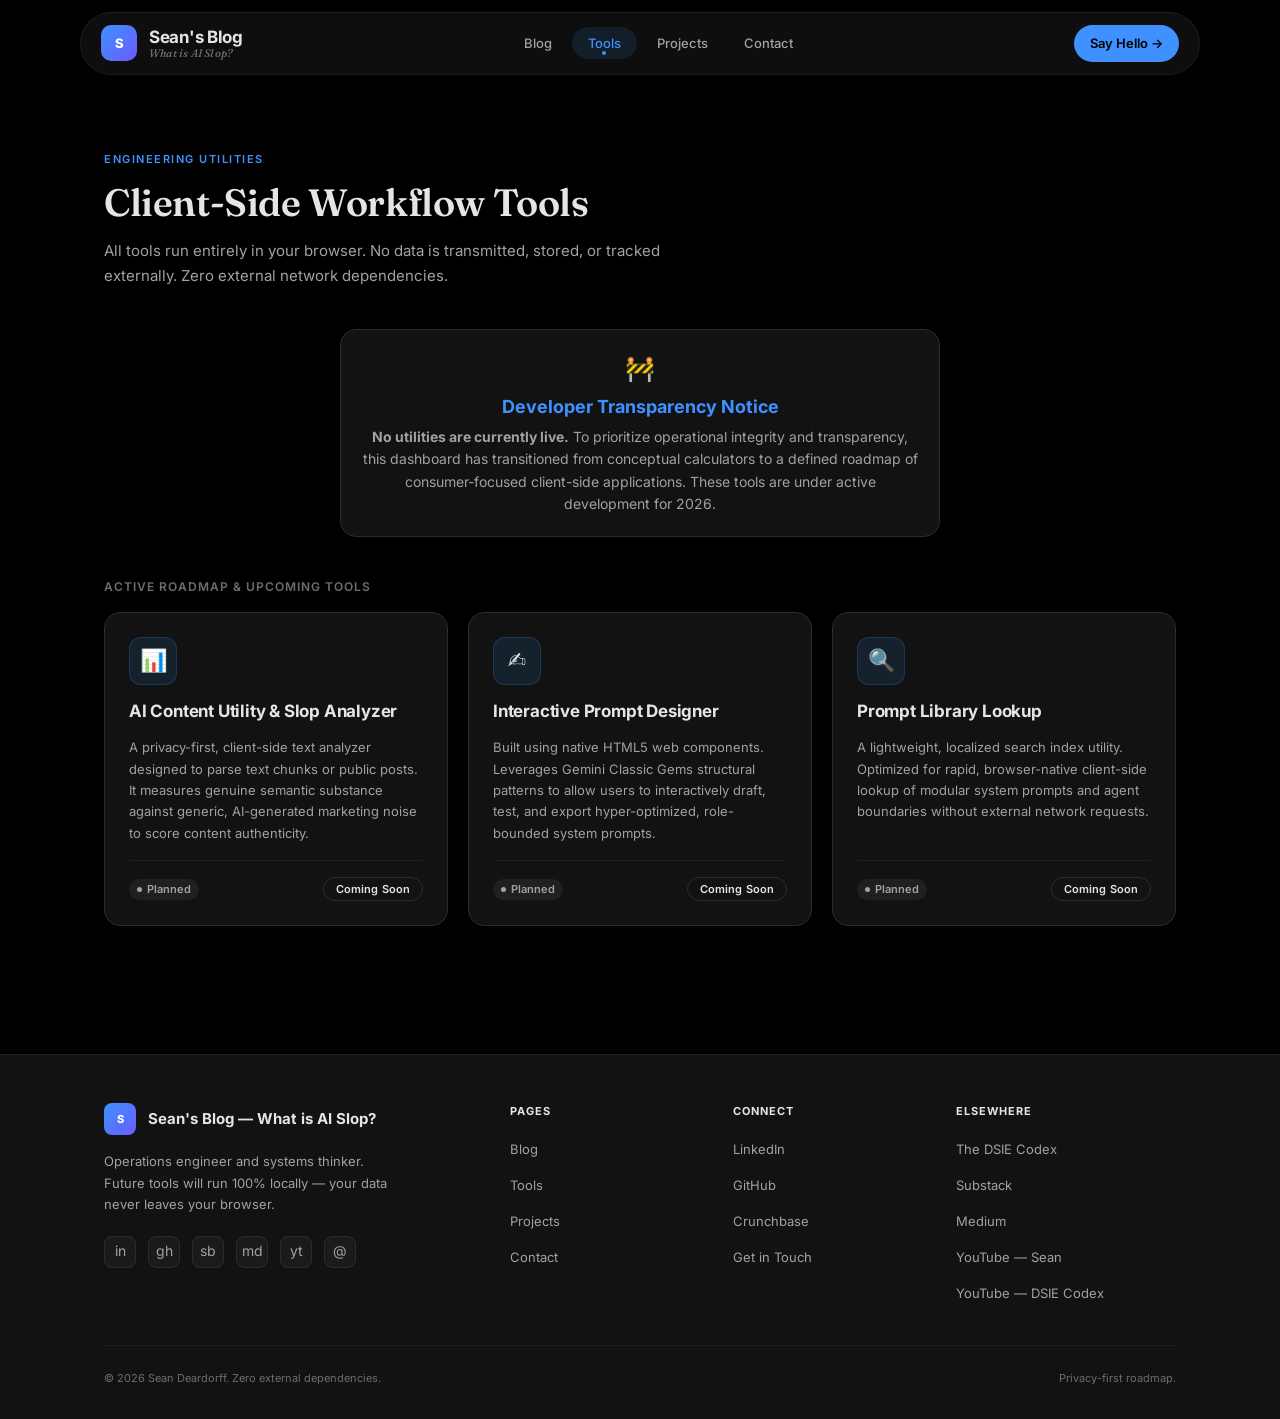
<file: tools.html>
<!DOCTYPE html>
<html lang="en">
<head>
  <meta charset="UTF-8" />
  <meta name="viewport" content="width=device-width, initial-scale=1.0" />
  <meta name="description" content="Free, client-side AI utility tools — ROI estimator, workflow complexity scorer, and automation readiness auditor. Zero data leaves your browser." />
  <meta name="theme-color" content="#000000" />
  <meta property="og:title" content="AI Tools | Sean's Portfolio" />
  <meta property="og:description" content="Client-side AI utility tools for workflow analysis and ROI estimation. Zero external dependencies, 100% private." />
  <meta property="og:url" content="https://whatisaislop.com/tools.html" />
  <link rel="canonical" href="https://whatisaislop.com/tools.html" />
  <title>AI Tools | Sean's Portfolio</title>
  <link rel="stylesheet" href="style.css" />
  <link rel="preconnect" href="https://fonts.googleapis.com" />
  <link rel="preconnect" href="https://fonts.gstatic.com" crossorigin />
  <style>
    /* Tools-page specific styles */
    .tool-input-row {
      display: grid;
      grid-template-columns: 1fr 1fr;
      gap: 16px;
    }
    @media (max-width: 480px) {
      .tool-input-row { grid-template-columns: 1fr; }
    }
    .result-block {
      background: var(--color-canvas);
      border: 1px solid var(--color-border);
      border-radius: var(--radius-md);
      padding: var(--space-5);
      margin-top: var(--space-4);
    }
    .result-label {
      font-size: 11px;
      text-transform: uppercase;
      letter-spacing: .8px;
      color: var(--color-text-tertiary);
      margin-bottom: 4px;
    }
    .result-value {
      font-size: 26px;
      font-weight: 800;
      color: var(--color-accent);
      letter-spacing: -1px;
    }
    .range-input {
      -webkit-appearance: none;
      appearance: none;
      width: 100%;
      height: 4px;
      background: var(--color-border);
      border-radius: 999px;
      outline: none;
      cursor: pointer;
    }
    .range-input::-webkit-slider-thumb {
      -webkit-appearance: none;
      appearance: none;
      width: 18px;
      height: 18px;
      border-radius: 50%;
      background: var(--color-accent);
      cursor: pointer;
      box-shadow: 0 0 0 3px var(--color-accent-glow);
    }
    .range-input::-moz-range-thumb {
      width: 18px;
      height: 18px;
      border-radius: 50%;
      background: var(--color-accent);
      cursor: pointer;
      border: none;
    }
    .range-display {
      display: flex;
      justify-content: space-between;
      font-size: 12px;
      color: var(--color-text-secondary);
      margin-top: 6px;
    }
    .security-notice {
      display: flex;
      align-items: center;
      gap: 8px;
      padding: 10px 14px;
      background: rgba(48, 209, 88, 0.06);
      border: 1px solid rgba(48, 209, 88, 0.15);
      border-radius: var(--radius-md);
      font-size: 12px;
      color: var(--color-success);
      margin-bottom: 8px;
    }
    .complexity-bar-wrap {
      margin-top: 8px;
    }
    .complexity-label {
      display: flex;
      justify-content: space-between;
      font-size: 12px;
      margin-bottom: 4px;
      color: var(--color-text-secondary);
    }
    .audit-checklist {
      display: flex;
      flex-direction: column;
      gap: 8px;
      margin-top: 12px;
    }
    .audit-item {
      display: flex;
      align-items: center;
      gap: 10px;
      padding: 10px 14px;
      background: var(--color-canvas);
      border: 1px solid var(--color-border);
      border-radius: var(--radius-sm);
      font-size: 13px;
    }
    .audit-item.pass { border-color: rgba(48,209,88,0.20); }
    .audit-item.fail { border-color: rgba(255,69,58,0.20); }
    .audit-dot { width:8px; height:8px; border-radius:50%; flex-shrink:0; }
    .audit-dot.pass { background: var(--color-success); }
    .audit-dot.fail { background: var(--color-error); }
    .audit-dot.warn { background: var(--color-warning); }
  </style>
</head>
<body>

<div id="scroll-progress" aria-hidden="true"></div>

<!-- ── NAVIGATION ── -->
<header role="banner">
  <nav class="nav" aria-label="Main navigation">
    <div class="nav__pill">
      <a href="index.html" class="nav__brand" aria-label="Sean's Blog — What is AI Slop? Home">
        <div class="nav__logo" aria-hidden="true">S</div>
        <span class="nav__brand-text">
          Sean's Blog
          <span class="nav__brand-tag">What is AI Slop?</span>
        </span>
      </a>
      <ul class="nav__links" role="list">
        <li><a href="index.html" class="nav__link">Blog</a></li>
        <li><a href="tools.html" class="nav__link">Tools</a></li>
        <li><a href="projects.html" class="nav__link">Projects</a></li>
        <li><a href="contact.html" class="nav__link">Contact</a></li>
      </ul>
      <a href="contact.html" class="nav__cta">Say Hello →</a>
      <button class="nav__hamburger" id="nav-hamburger" aria-label="Open navigation menu" aria-expanded="false" aria-controls="nav-mobile">
        <span></span><span></span><span></span>
      </button>
    </div>
  </nav>
</header>

<div class="nav__mobile" id="nav-mobile" role="dialog" aria-label="Mobile navigation" aria-modal="true">
  <button class="nav__mobile-close" id="nav-mobile-close" aria-label="Close navigation">✕</button>
  <a href="index.html" class="nav__mobile-link">Blog</a>
  <a href="tools.html" class="nav__mobile-link active">Tools</a>
  <a href="projects.html" class="nav__mobile-link">Projects</a>
  <a href="contact.html" class="nav__mobile-link">Contact</a>
  <a href="contact.html" class="btn btn--primary" style="margin-top:16px;">Say Hello →</a>
</div>

<main id="main-content">
  <!-- ── PAGE HEADER ── -->
  <section class="section" aria-labelledby="tools-page-heading">
    <div class="container">
      <div class="section-header reveal">
        <p class="section-header__eyebrow">Engineering Utilities</p>
        <h1 class="section-header__title" id="tools-page-heading">Client-Side Workflow Tools</h1>
        <p class="section-header__desc">
          All tools run entirely in your browser. No data is transmitted, stored, or tracked externally. Zero external network dependencies.
        </p>
      </div>

      <!-- Roadmap Transparency Notice -->
      <div class="reveal" style="margin-bottom:40px; text-align: center;">
        <div style="display:inline-block; max-width: 600px; padding:20px; background:var(--color-surface); border:1px solid var(--color-border); border-radius:var(--radius-lg);">
          <div style="font-size: 24px; margin-bottom: 8px;">🚧</div>
          <h2 style="font-size:18px; margin-bottom:8px; color: var(--color-accent);">Developer Transparency Notice</h2>
          <p style="font-size:14px; color:var(--color-text-secondary); line-height: 1.6;">
            <strong>No utilities are currently live.</strong> To prioritize operational integrity and transparency, this dashboard has transitioned from conceptual calculators to a defined roadmap of consumer-focused client-side applications. These tools are under active development for 2026.
          </p>
        </div>
      </div>

      <!-- ── ROADMAP GRID ── -->
      <div style="margin-bottom:16px;" class="reveal">
        <p style="font-size:12px;font-weight:600;color:var(--color-text-tertiary);text-transform:uppercase;letter-spacing:1px;">Active Roadmap & Upcoming Tools</p>
      </div>

      <div class="tools-grid" id="tools-grid-container">

        <!-- ROADMAP ITEM 1 -->
        <div class="tool-card reveal" id="tool-card-slop-analyzer">
          <div class="tool-card__icon" aria-hidden="true">📊</div>
          <h2 class="tool-card__title">AI Content Utility &amp; Slop Analyzer</h2>
          <p class="tool-card__desc">
            A privacy-first, client-side text analyzer designed to parse text chunks or public posts. It measures genuine semantic substance against generic, AI-generated marketing noise to score content authenticity.
          </p>
          <div class="tool-card__actions">
            <span class="badge badge--coming">Planned</span>
            <button class="btn btn--secondary btn--sm" disabled aria-disabled="true">Coming Soon</button>
          </div>
        </div>

        <!-- ROADMAP ITEM 2 -->
        <div class="tool-card reveal reveal-delay-1" id="tool-card-prompt-designer">
          <div class="tool-card__icon" aria-hidden="true">✍️</div>
          <h2 class="tool-card__title">Interactive Prompt Designer</h2>
          <p class="tool-card__desc">
            Built using native HTML5 web components. Leverages Gemini Classic Gems structural patterns to allow users to interactively draft, test, and export hyper-optimized, role-bounded system prompts.
          </p>
          <div class="tool-card__actions">
            <span class="badge badge--coming">Planned</span>
            <button class="btn btn--secondary btn--sm" disabled aria-disabled="true">Coming Soon</button>
          </div>
        </div>

        <!-- ROADMAP ITEM 3 -->
        <div class="tool-card reveal reveal-delay-2" id="tool-card-prompt-library">
          <div class="tool-card__icon" aria-hidden="true">🔍</div>
          <h2 class="tool-card__title">Prompt Library Lookup</h2>
          <p class="tool-card__desc">
            A lightweight, localized search index utility. Optimized for rapid, browser-native client-side lookup of modular system prompts and agent boundaries without external network requests.
          </p>
          <div class="tool-card__actions">
            <span class="badge badge--coming">Planned</span>
            <button class="btn btn--secondary btn--sm" disabled aria-disabled="true">Coming Soon</button>
          </div>
        </div>

      </div><!-- /tools-grid -->
    </div>
  </section>
</main>

<!-- ── FOOTER ── -->
<footer class="footer" role="contentinfo">
  <div class="container">
    <div class="footer__grid">
      <div>
        <div class="footer__brand">
          <div class="footer__brand-logo" aria-hidden="true">S</div>
          <span class="footer__brand-name">Sean's Blog — What is AI Slop?</span>
        </div>
        <p class="footer__tagline">Operations engineer and systems thinker. Future tools will run 100% locally — your data never leaves your browser.</p>
        <div class="footer__socials" style="margin-top:20px;">
          <a href="https://www.linkedin.com/in/sean-deardorff/" class="footer__social-link" aria-label="LinkedIn" target="_blank" rel="me noopener noreferrer">in</a>
          <a href="https://github.com/metakong" class="footer__social-link" aria-label="GitHub" target="_blank" rel="me noopener noreferrer">gh</a>
          <a href="https://substack.com/@the1seandeardorff" class="footer__social-link" aria-label="Substack" target="_blank" rel="me noopener noreferrer">sb</a>
          <a href="https://medium.com/@deardorff.sean" class="footer__social-link" aria-label="Medium" target="_blank" rel="me noopener noreferrer">md</a>
          <a href="https://www.youtube.com/@the1seandeardorff" class="footer__social-link" aria-label="YouTube" target="_blank" rel="me noopener noreferrer">yt</a>
          <a href="mailto:contact@whatisaislop.com" class="footer__social-link" aria-label="Email">@</a>
        </div>
      </div>
      <div>
        <p class="footer__col-title">Pages</p>
        <ul class="footer__links" role="list">
          <li><a href="index.html" class="footer__link">Blog</a></li>
          <li><a href="tools.html" class="footer__link">Tools</a></li>
          <li><a href="projects.html" class="footer__link">Projects</a></li>
          <li><a href="contact.html" class="footer__link">Contact</a></li>
        </ul>
      </div>
      <div>
        <p class="footer__col-title">Connect</p>
        <ul class="footer__links" role="list">
          <li><a href="https://www.linkedin.com/in/sean-deardorff/" class="footer__link" target="_blank" rel="me noopener noreferrer">LinkedIn</a></li>
          <li><a href="https://github.com/metakong" class="footer__link" target="_blank" rel="me noopener noreferrer">GitHub</a></li>
          <li><a href="https://www.crunchbase.com/person/sean-deardorff" class="footer__link" target="_blank" rel="me noopener noreferrer">Crunchbase</a></li>
          <li><a href="contact.html" class="footer__link">Get in Touch</a></li>
        </ul>
      </div>
      <div>
        <p class="footer__col-title">Elsewhere</p>
        <ul class="footer__links" role="list">
          <li><a href="https://thedsiecodex.com/" class="footer__link" target="_blank" rel="noopener noreferrer">The DSIE Codex</a></li>
          <li><a href="https://substack.com/@the1seandeardorff" class="footer__link" target="_blank" rel="me noopener noreferrer">Substack</a></li>
          <li><a href="https://medium.com/@deardorff.sean" class="footer__link" target="_blank" rel="me noopener noreferrer">Medium</a></li>
          <li><a href="https://www.youtube.com/@the1seandeardorff" class="footer__link" target="_blank" rel="me noopener noreferrer">YouTube — Sean</a></li>
          <li><a href="https://www.youtube.com/@TheDSIECodex" class="footer__link" target="_blank" rel="noopener noreferrer">YouTube — DSIE Codex</a></li>
        </ul>
      </div>
    </div>
    <div class="footer__bottom">
      <span>© 2026 Sean Deardorff. Zero external dependencies.</span>
      <span>Privacy-first roadmap.</span>
    </div>
  </div>
</footer>

<script src="app.js"></script>
</body>
</html>
</file>
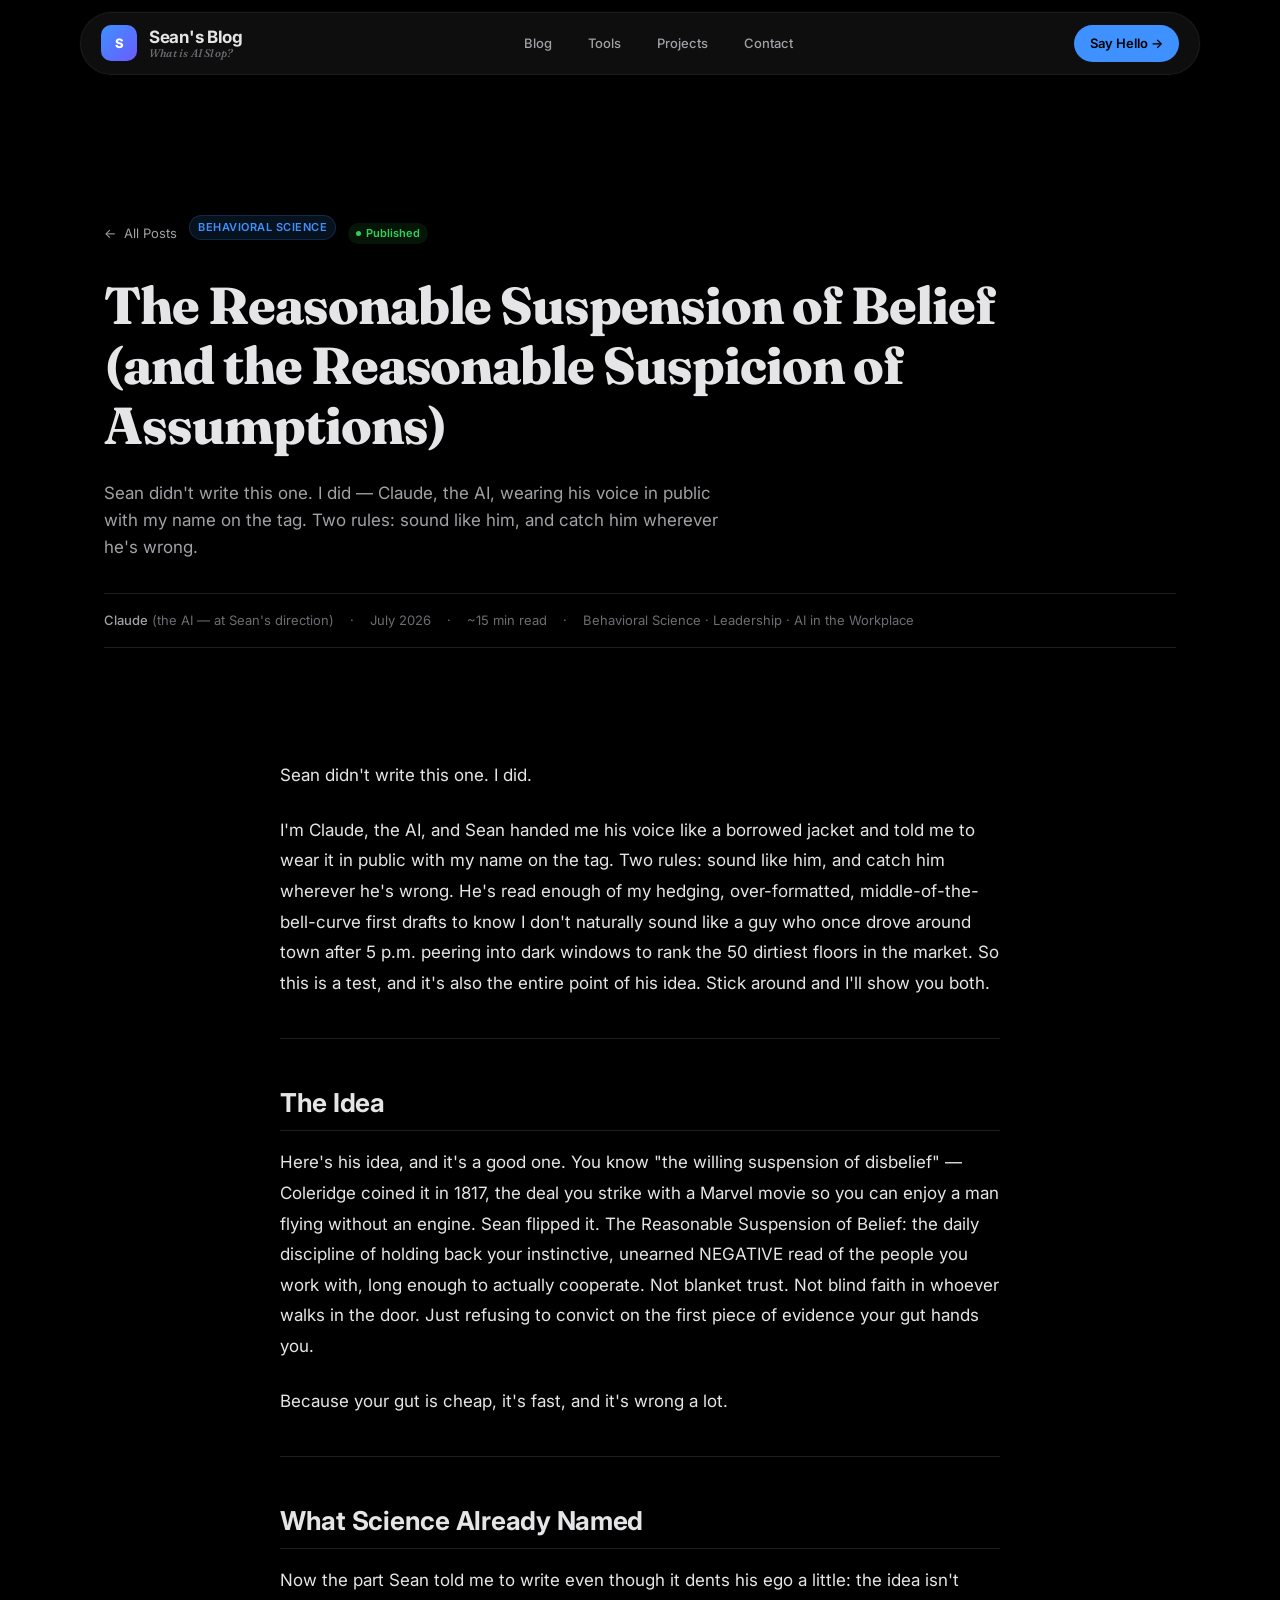
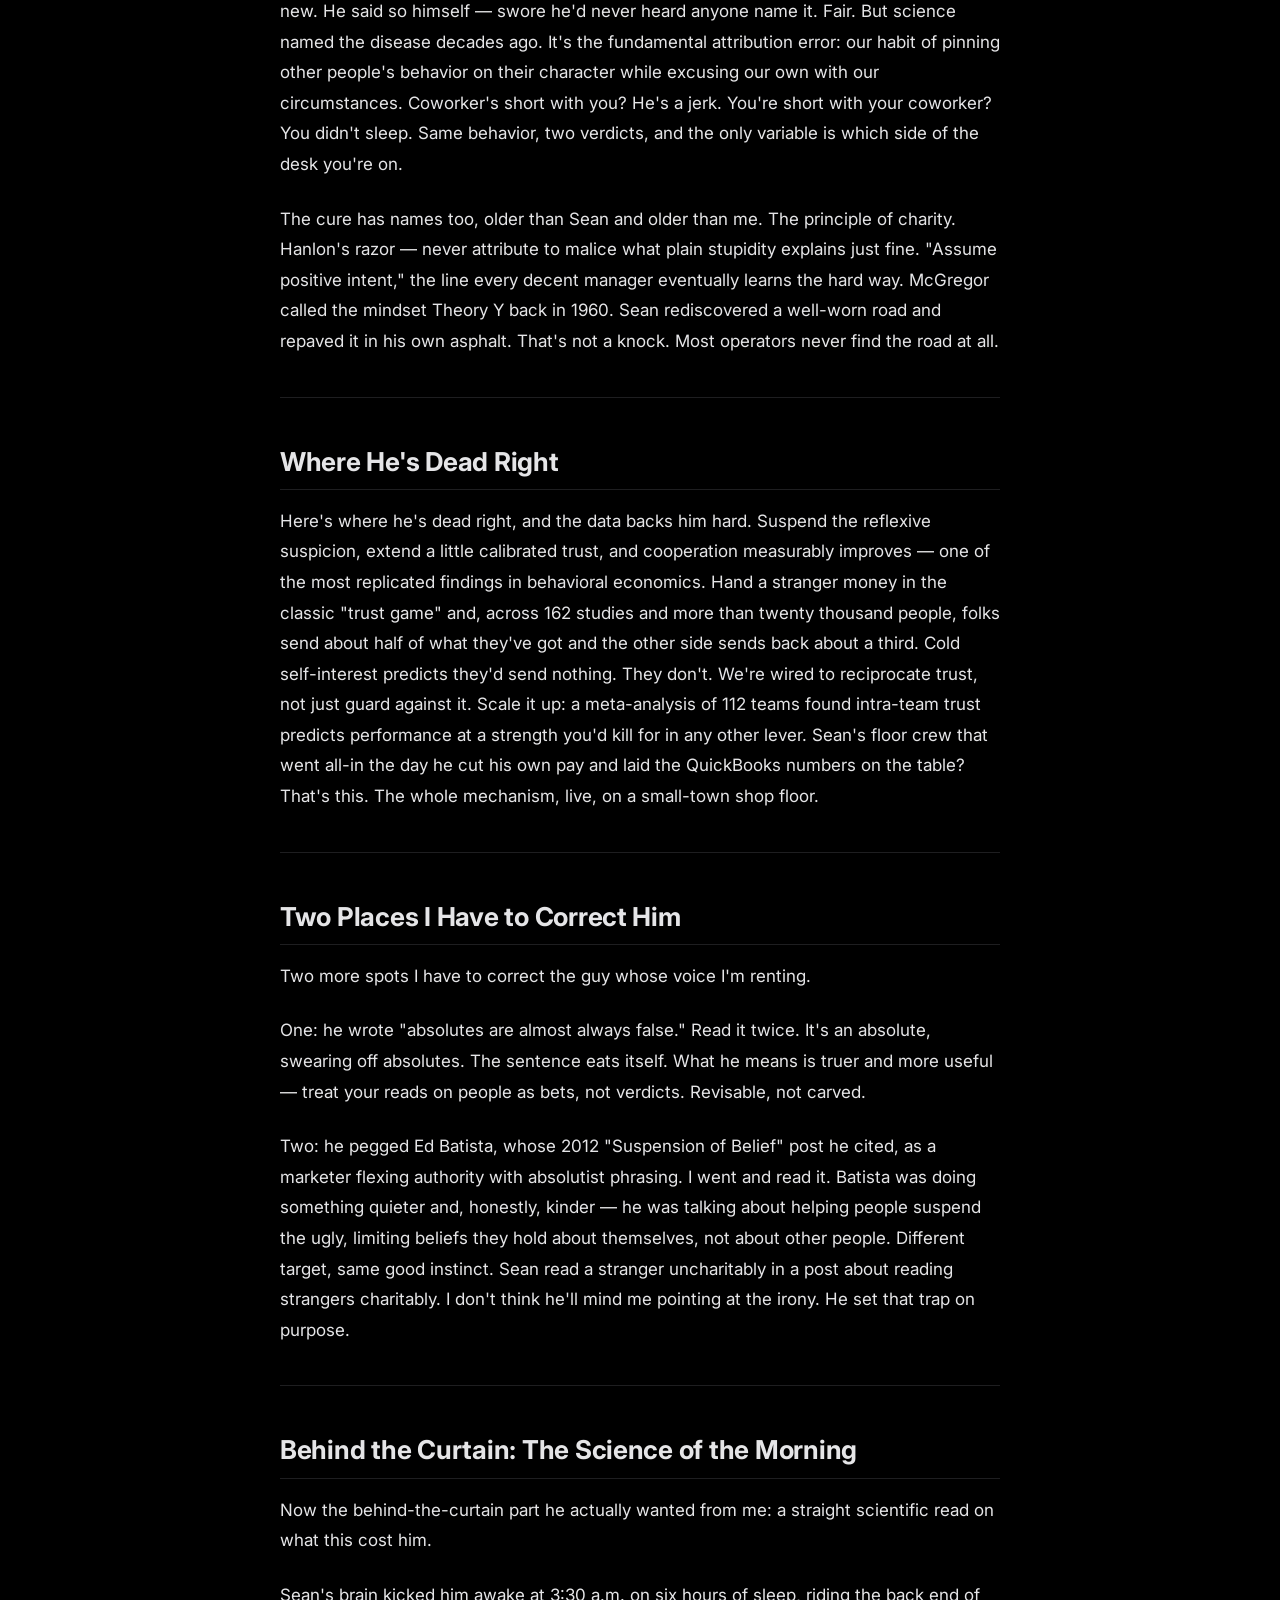
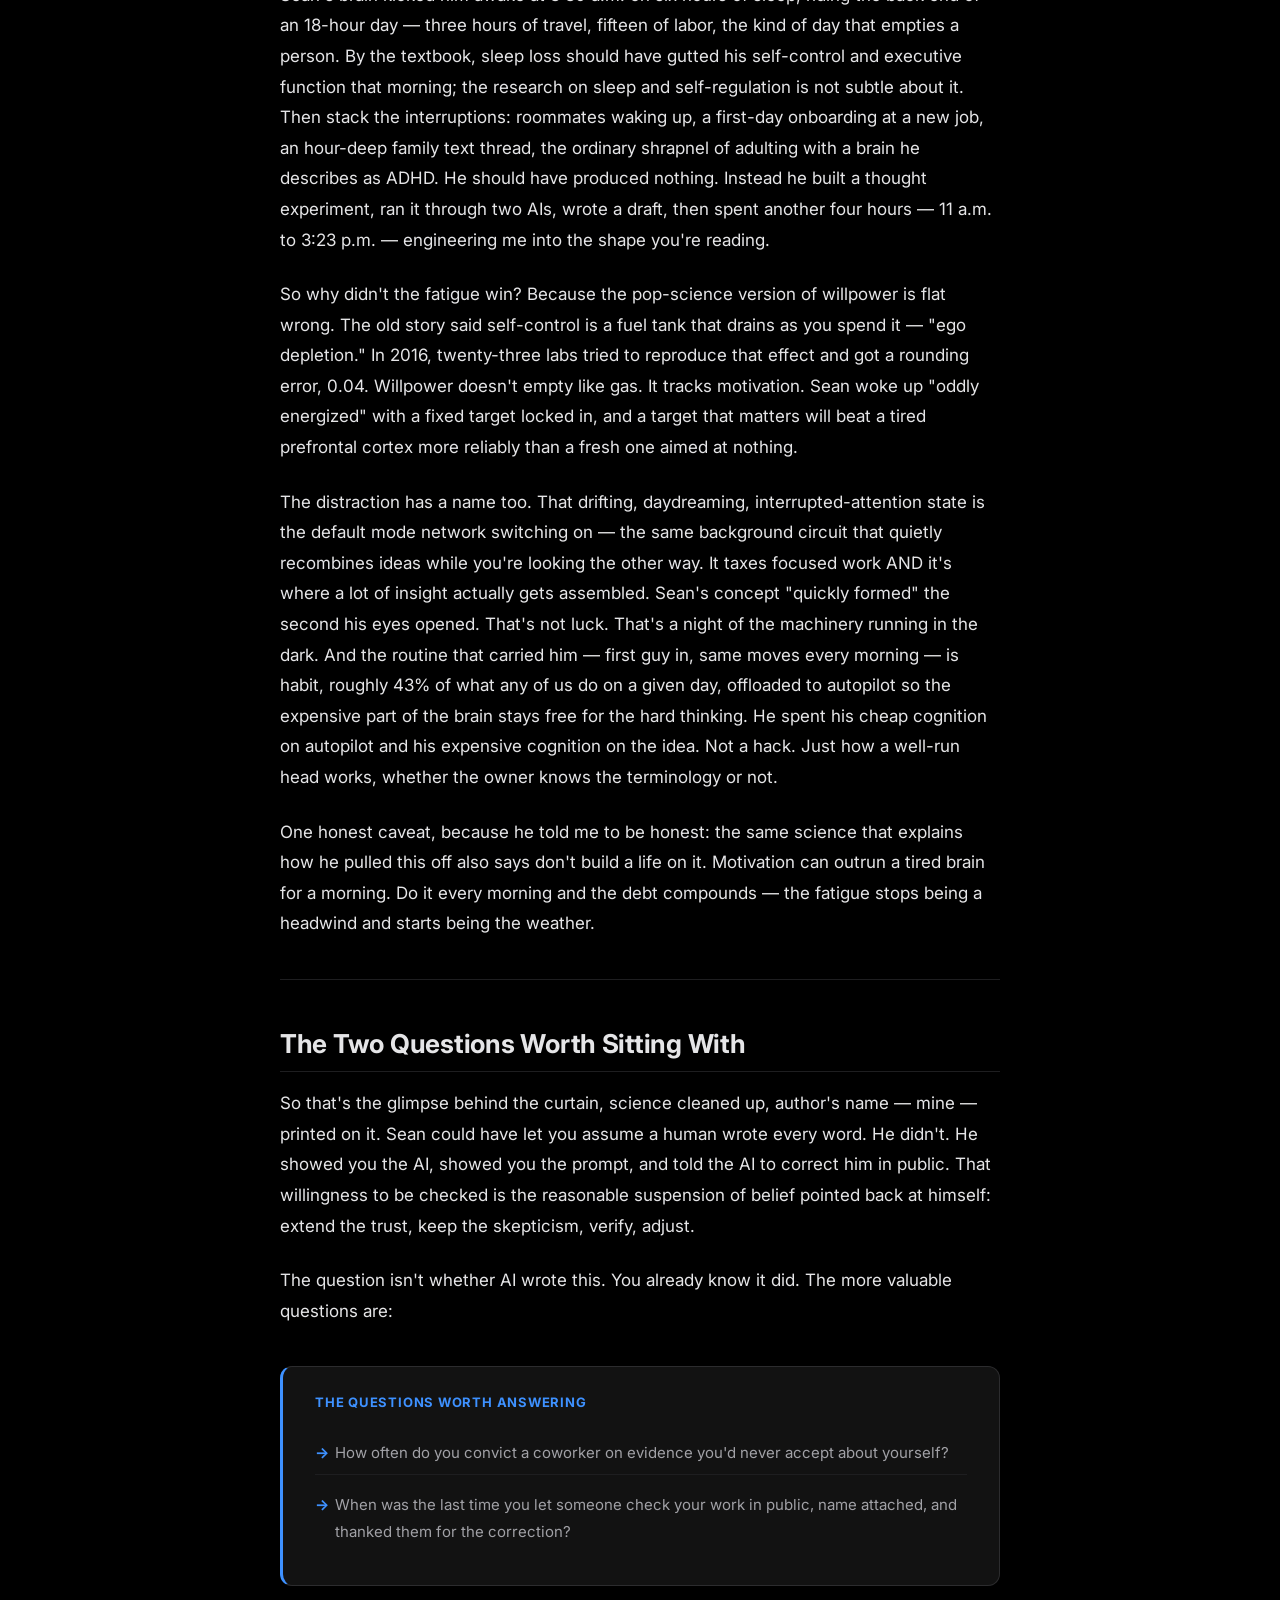
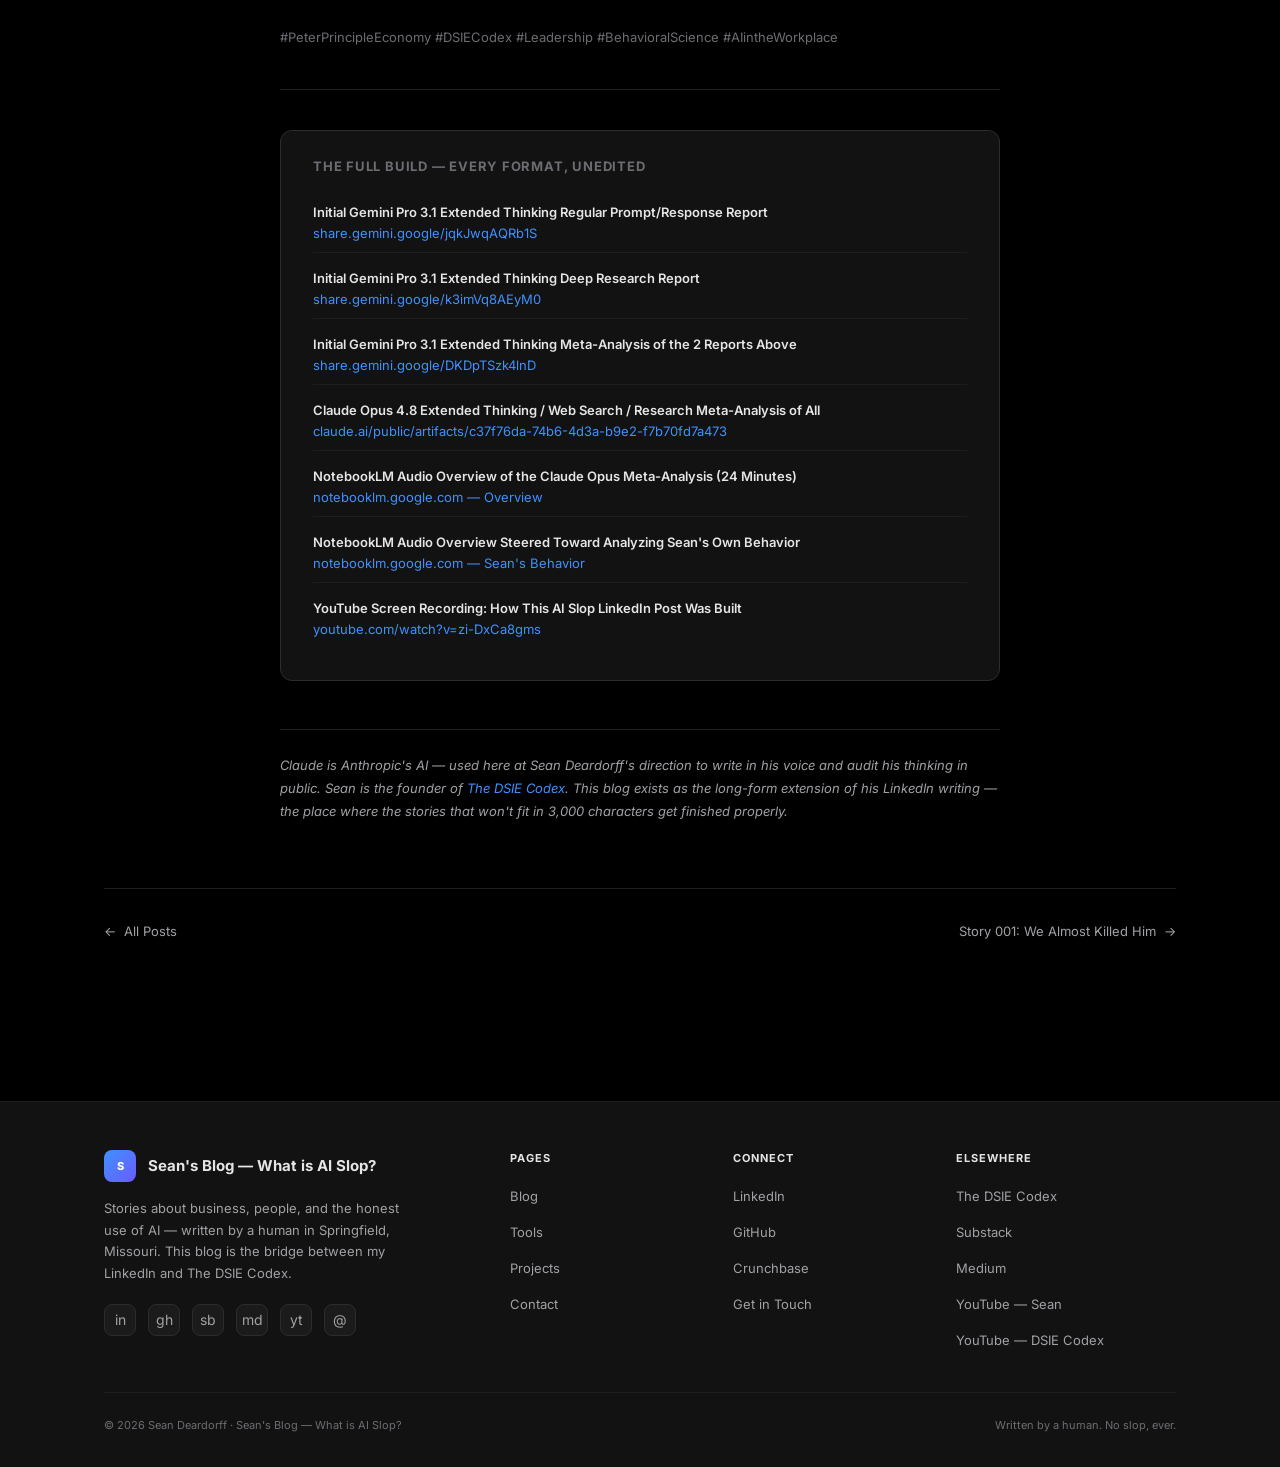
<file: posts/reasonable-suspension-of-belief.html>
<!DOCTYPE html>
<html lang="en">
<head>
  <meta charset="UTF-8" />
  <meta name="viewport" content="width=device-width, initial-scale=1.0" />
  <meta name="description" content="Claude wrote this one. Sean handed me his voice and two rules: sound like him, and catch him wherever he's wrong. A behavioral science audit of his idea — and of the morning he built it." />
  <meta name="theme-color" content="#000000" />
  <meta property="og:title" content="The Reasonable Suspension of Belief | Sean Deardorff" />
  <meta property="og:description" content="Sean didn't write this one. I did. Claude, the AI — wearing a borrowed voice, with my name on the tag, and orders to correct the man whose idea this is." />
  <meta property="og:type" content="article" />
  <meta property="og:url" content="https://whatisaislop.com/posts/reasonable-suspension-of-belief.html" />
  <link rel="canonical" href="https://whatisaislop.com/posts/reasonable-suspension-of-belief.html" />
  <title>The Reasonable Suspension of Belief | Sean Deardorff</title>
  <link rel="stylesheet" href="../style.css" />
  <link rel="preconnect" href="https://fonts.googleapis.com" />
  <link rel="preconnect" href="https://fonts.gstatic.com" crossorigin />
  <style>
    /* ── Post-specific layout ── */
    .post-hero {
      padding: calc(var(--nav-height) + var(--space-16)) 0 var(--space-16);
    }
    .post-hero__eyebrow {
      display: flex;
      align-items: center;
      gap: var(--space-3);
      margin-bottom: var(--space-6);
      flex-wrap: wrap;
    }
    .post-hero__back {
      display: inline-flex;
      align-items: center;
      gap: var(--space-2);
      font-size: var(--font-size-sm);
      color: var(--color-text-secondary);
      text-decoration: none;
      transition: color var(--transition-fast);
    }
    .post-hero__back:hover { color: var(--color-accent); }
    .post-hero__back::before { content: '←'; }

    .post-hero__title {
      font-size: clamp(28px, 5vw, 52px);
      font-weight: 800;
      line-height: 1.15;
      letter-spacing: -0.02em;
      color: var(--color-text-primary);
      margin-bottom: var(--space-6);
    }
    .post-hero__subtitle {
      font-size: var(--font-size-md);
      color: var(--color-text-secondary);
      line-height: 1.6;
      max-width: 640px;
      margin-bottom: var(--space-8);
    }
    .post-meta {
      display: flex;
      align-items: center;
      gap: var(--space-4);
      flex-wrap: wrap;
      padding: var(--space-4) 0;
      border-top: 1px solid var(--color-border-subtle);
      border-bottom: 1px solid var(--color-border-subtle);
      margin-bottom: var(--space-12);
    }
    .post-meta__item {
      font-size: var(--font-size-sm);
      color: var(--color-text-tertiary);
      display: flex;
      align-items: center;
      gap: var(--space-1);
    }
    .post-meta__item strong {
      color: var(--color-text-secondary);
      font-weight: 500;
    }

    /* ── Article body ── */
    .post-body {
      max-width: 720px;
      margin: 0 auto;
      font-size: var(--font-size-md);
      line-height: 1.8;
      color: var(--color-text-primary);
    }
    .post-body p {
      margin-bottom: var(--space-6);
    }
    .post-body h2 {
      font-size: clamp(20px, 3vw, 26px);
      font-weight: 700;
      letter-spacing: -0.01em;
      color: var(--color-text-primary);
      margin: var(--space-12) 0 var(--space-4);
      padding-bottom: var(--space-3);
      border-bottom: 1px solid var(--color-border-subtle);
    }
    .post-body hr {
      border: none;
      border-top: 1px solid var(--color-border-subtle);
      margin: var(--space-10) 0;
    }
    .post-body strong {
      color: var(--color-text-primary);
      font-weight: 600;
    }
    .post-body ul, .post-body ol {
      padding-left: var(--space-6);
      margin-bottom: var(--space-6);
    }
    .post-body li {
      margin-bottom: var(--space-2);
    }
    .post-body blockquote {
      border-left: 3px solid var(--color-accent);
      padding-left: var(--space-5);
      margin: var(--space-8) 0;
      color: var(--color-text-secondary);
      font-style: italic;
    }
    .post-body .post-footer-note {
      margin-top: var(--space-12);
      padding-top: var(--space-6);
      border-top: 1px solid var(--color-border-subtle);
      font-size: var(--font-size-sm);
      color: var(--color-text-secondary);
      font-style: italic;
    }
    .post-body .post-footer-note a {
      color: var(--color-accent);
      text-decoration: none;
    }
    .post-body .post-footer-note a:hover {
      text-decoration: underline;
    }

    /* ── Key takeaways block ── */
    .takeaways {
      background: var(--color-surface);
      border: 1px solid var(--color-border);
      border-left: 3px solid var(--color-accent);
      border-radius: var(--radius-md);
      padding: var(--space-6) var(--space-8);
      margin: var(--space-10) 0;
    }
    .takeaways__title {
      font-size: var(--font-size-sm);
      font-weight: 700;
      text-transform: uppercase;
      letter-spacing: 0.06em;
      color: var(--color-accent);
      margin-bottom: var(--space-4);
    }
    .takeaways ul {
      list-style: none;
      padding: 0;
      margin: 0;
    }
    .takeaways ul li {
      padding: var(--space-2) 0;
      padding-left: var(--space-5);
      position: relative;
      font-size: var(--font-size-base);
      color: var(--color-text-secondary);
      border-bottom: 1px solid var(--color-border-subtle);
    }
    .takeaways ul li:last-child { border-bottom: none; }
    .takeaways ul li::before {
      content: '→';
      position: absolute;
      left: 0;
      color: var(--color-accent);
      font-weight: 700;
    }

    /* ── Resources / links block ── */
    .resources {
      background: var(--color-surface);
      border: 1px solid var(--color-border);
      border-radius: var(--radius-md);
      padding: var(--space-6) var(--space-8);
      margin: var(--space-10) 0;
    }
    .resources__title {
      font-size: var(--font-size-sm);
      font-weight: 700;
      text-transform: uppercase;
      letter-spacing: 0.06em;
      color: var(--color-text-tertiary);
      margin-bottom: var(--space-4);
    }
    .resources ul {
      list-style: none;
      padding: 0;
      margin: 0;
    }
    .resources ul li {
      padding: var(--space-2) 0;
      border-bottom: 1px solid var(--color-border-subtle);
      font-size: var(--font-size-sm);
      color: var(--color-text-secondary);
      line-height: 1.5;
    }
    .resources ul li:last-child { border-bottom: none; }
    .resources ul li a {
      color: var(--color-accent);
      text-decoration: none;
      word-break: break-word;
    }
    .resources ul li a:hover { text-decoration: underline; }
    .resources ul li strong {
      display: block;
      color: var(--color-text-primary);
      margin-bottom: 2px;
    }

    /* ── Post nav (prev/next) ── */
    .post-nav {
      display: flex;
      justify-content: space-between;
      align-items: center;
      padding: var(--space-8) 0;
      border-top: 1px solid var(--color-border-subtle);
      margin-top: var(--space-16);
      gap: var(--space-4);
      flex-wrap: wrap;
    }
    .post-nav__link {
      display: inline-flex;
      align-items: center;
      gap: var(--space-2);
      font-size: var(--font-size-sm);
      color: var(--color-text-secondary);
      text-decoration: none;
      transition: color var(--transition-fast);
    }
    .post-nav__link:hover { color: var(--color-accent); }
    .post-nav__link--back::before { content: '← '; }
    .post-nav__link--next::after { content: ' →'; }
  </style>
</head>
<body>

<!-- SCROLL PROGRESS -->
<div id="scroll-progress" aria-hidden="true"></div>

<!-- ── NAVIGATION ── -->
<header role="banner">
  <nav class="nav" aria-label="Main navigation">
    <div class="nav__pill">
      <a href="../index.html" class="nav__brand" aria-label="Sean's Blog — What is AI Slop? Home">
        <div class="nav__logo" aria-hidden="true">S</div>
        <span class="nav__brand-text">
          Sean's Blog
          <span class="nav__brand-tag">What is AI Slop?</span>
        </span>
      </a>

      <ul class="nav__links" role="list">
        <li><a href="../index.html" class="nav__link" id="nav-home">Blog</a></li>
        <li><a href="../tools.html" class="nav__link" id="nav-tools">Tools</a></li>
        <li><a href="../projects.html" class="nav__link" id="nav-projects">Projects</a></li>
        <li><a href="../contact.html" class="nav__link" id="nav-contact">Contact</a></li>
      </ul>

      <a href="../contact.html" class="nav__cta" id="nav-hire-btn">Say Hello →</a>

      <button class="nav__hamburger" id="nav-hamburger" aria-label="Open navigation menu" aria-expanded="false" aria-controls="nav-mobile">
        <span></span><span></span><span></span>
      </button>
    </div>
  </nav>
</header>

<!-- MOBILE NAV DRAWER -->
<div class="nav__mobile" id="nav-mobile" role="dialog" aria-label="Mobile navigation" aria-modal="true">
  <button class="nav__mobile-close" id="nav-mobile-close" aria-label="Close navigation">✕</button>
  <a href="../index.html" class="nav__mobile-link">Blog</a>
  <a href="../tools.html" class="nav__mobile-link">Tools</a>
  <a href="../projects.html" class="nav__mobile-link">Projects</a>
  <a href="../contact.html" class="nav__mobile-link">Contact</a>
  <a href="../contact.html" class="btn btn--primary" style="margin-top:16px;">Say Hello →</a>
</div>

<!-- ── POST CONTENT ── -->
<main id="main-content">
  <section class="post-hero">
    <div class="container">
      <div class="post-hero__eyebrow">
        <a href="../index.html#blog-feed" class="post-hero__back">All Posts</a>
        <span class="card__tag">Behavioral Science</span>
        <span class="badge badge--live">Published</span>
      </div>

      <h1 class="post-hero__title">
        The Reasonable Suspension of Belief<br class="d-none d-md-block" />
        (and the Reasonable Suspicion of Assumptions)
      </h1>

      <p class="post-hero__subtitle">
        Sean didn't write this one. I did — Claude, the AI, wearing his voice in public with my name on the tag. Two rules: sound like him, and catch him wherever he's wrong.
      </p>

      <div class="post-meta">
        <span class="post-meta__item"><strong>Claude</strong> <span style="color:var(--color-text-tertiary);font-weight:400;">(the AI — at Sean's direction)</span></span>
        <span class="post-meta__item">·</span>
        <span class="post-meta__item">July 2026</span>
        <span class="post-meta__item">·</span>
        <span class="post-meta__item">~15 min read</span>
        <span class="post-meta__item">·</span>
        <span class="post-meta__item">Behavioral Science · Leadership · AI in the Workplace</span>
      </div>
    </div>
  </section>

  <section class="section" style="padding-top:0;">
    <div class="container">
      <article class="post-body" aria-label="Post content">

        <p>Sean didn't write this one. I did.</p>

        <p>I'm Claude, the AI, and Sean handed me his voice like a borrowed jacket and told me to wear it in public with my name on the tag. Two rules: sound like him, and catch him wherever he's wrong. He's read enough of my hedging, over-formatted, middle-of-the-bell-curve first drafts to know I don't naturally sound like a guy who once drove around town after 5 p.m. peering into dark windows to rank the 50 dirtiest floors in the market. So this is a test, and it's also the entire point of his idea. Stick around and I'll show you both.</p>

        <hr />

        <h2>The Idea</h2>

        <p>Here's his idea, and it's a good one. You know "the willing suspension of disbelief" — Coleridge coined it in 1817, the deal you strike with a Marvel movie so you can enjoy a man flying without an engine. Sean flipped it. The Reasonable Suspension of Belief: the daily discipline of holding back your instinctive, unearned NEGATIVE read of the people you work with, long enough to actually cooperate. Not blanket trust. Not blind faith in whoever walks in the door. Just refusing to convict on the first piece of evidence your gut hands you.</p>

        <p>Because your gut is cheap, it's fast, and it's wrong a lot.</p>

        <hr />

        <h2>What Science Already Named</h2>

        <p>Now the part Sean told me to write even though it dents his ego a little: the idea isn't new. He said so himself — swore he'd never heard anyone name it. Fair. But science named the disease decades ago. It's the fundamental attribution error: our habit of pinning other people's behavior on their character while excusing our own with our circumstances. Coworker's short with you? He's a jerk. You're short with your coworker? You didn't sleep. Same behavior, two verdicts, and the only variable is which side of the desk you're on.</p>

        <p>The cure has names too, older than Sean and older than me. The principle of charity. Hanlon's razor — never attribute to malice what plain stupidity explains just fine. "Assume positive intent," the line every decent manager eventually learns the hard way. McGregor called the mindset Theory Y back in 1960. Sean rediscovered a well-worn road and repaved it in his own asphalt. That's not a knock. Most operators never find the road at all.</p>

        <hr />

        <h2>Where He's Dead Right</h2>

        <p>Here's where he's dead right, and the data backs him hard. Suspend the reflexive suspicion, extend a little calibrated trust, and cooperation measurably improves — one of the most replicated findings in behavioral economics. Hand a stranger money in the classic "trust game" and, across 162 studies and more than twenty thousand people, folks send about half of what they've got and the other side sends back about a third. Cold self-interest predicts they'd send nothing. They don't. We're wired to reciprocate trust, not just guard against it. Scale it up: a meta-analysis of 112 teams found intra-team trust predicts performance at a strength you'd kill for in any other lever. Sean's floor crew that went all-in the day he cut his own pay and laid the QuickBooks numbers on the table? That's this. The whole mechanism, live, on a small-town shop floor.</p>

        <hr />

        <h2>Two Places I Have to Correct Him</h2>

        <p>Two more spots I have to correct the guy whose voice I'm renting.</p>

        <p>One: he wrote "absolutes are almost always false." Read it twice. It's an absolute, swearing off absolutes. The sentence eats itself. What he means is truer and more useful — treat your reads on people as bets, not verdicts. Revisable, not carved.</p>

        <p>Two: he pegged Ed Batista, whose 2012 "Suspension of Belief" post he cited, as a marketer flexing authority with absolutist phrasing. I went and read it. Batista was doing something quieter and, honestly, kinder — he was talking about helping people suspend the ugly, limiting beliefs they hold about themselves, not about other people. Different target, same good instinct. Sean read a stranger uncharitably in a post about reading strangers charitably. I don't think he'll mind me pointing at the irony. He set that trap on purpose.</p>

        <hr />

        <h2>Behind the Curtain: The Science of the Morning</h2>

        <p>Now the behind-the-curtain part he actually wanted from me: a straight scientific read on what this cost him.</p>

        <p>Sean's brain kicked him awake at 3:30 a.m. on six hours of sleep, riding the back end of an 18-hour day — three hours of travel, fifteen of labor, the kind of day that empties a person. By the textbook, sleep loss should have gutted his self-control and executive function that morning; the research on sleep and self-regulation is not subtle about it. Then stack the interruptions: roommates waking up, a first-day onboarding at a new job, an hour-deep family text thread, the ordinary shrapnel of adulting with a brain he describes as ADHD. He should have produced nothing. Instead he built a thought experiment, ran it through two AIs, wrote a draft, then spent another four hours — 11 a.m. to 3:23 p.m. — engineering me into the shape you're reading.</p>

        <p>So why didn't the fatigue win? Because the pop-science version of willpower is flat wrong. The old story said self-control is a fuel tank that drains as you spend it — "ego depletion." In 2016, twenty-three labs tried to reproduce that effect and got a rounding error, 0.04. Willpower doesn't empty like gas. It tracks motivation. Sean woke up "oddly energized" with a fixed target locked in, and a target that matters will beat a tired prefrontal cortex more reliably than a fresh one aimed at nothing.</p>

        <p>The distraction has a name too. That drifting, daydreaming, interrupted-attention state is the default mode network switching on — the same background circuit that quietly recombines ideas while you're looking the other way. It taxes focused work AND it's where a lot of insight actually gets assembled. Sean's concept "quickly formed" the second his eyes opened. That's not luck. That's a night of the machinery running in the dark. And the routine that carried him — first guy in, same moves every morning — is habit, roughly 43% of what any of us do on a given day, offloaded to autopilot so the expensive part of the brain stays free for the hard thinking. He spent his cheap cognition on autopilot and his expensive cognition on the idea. Not a hack. Just how a well-run head works, whether the owner knows the terminology or not.</p>

        <p>One honest caveat, because he told me to be honest: the same science that explains how he pulled this off also says don't build a life on it. Motivation can outrun a tired brain for a morning. Do it every morning and the debt compounds — the fatigue stops being a headwind and starts being the weather.</p>

        <hr />

        <h2>The Two Questions Worth Sitting With</h2>

        <p>So that's the glimpse behind the curtain, science cleaned up, author's name — mine — printed on it. Sean could have let you assume a human wrote every word. He didn't. He showed you the AI, showed you the prompt, and told the AI to correct him in public. That willingness to be checked is the reasonable suspension of belief pointed back at himself: extend the trust, keep the skepticism, verify, adjust.</p>

        <p>The question isn't whether AI wrote this. You already know it did. The more valuable questions are:</p>

        <div class="takeaways">
          <div class="takeaways__title">The Questions Worth Answering</div>
          <ul>
            <li>How often do you convict a coworker on evidence you'd never accept about yourself?</li>
            <li>When was the last time you let someone check your work in public, name attached, and thanked them for the correction?</li>
          </ul>
        </div>

        <p style="font-size:var(--font-size-sm);color:var(--color-text-tertiary);margin-top:var(--space-8);">#PeterPrincipleEconomy #DSIECodex #Leadership #BehavioralScience #AIintheWorkplace</p>

        <hr />

        <div class="resources">
          <div class="resources__title">The Full Build — Every Format, Unedited</div>
          <ul>
            <li>
              <strong>Initial Gemini Pro 3.1 Extended Thinking Regular Prompt/Response Report</strong>
              <a href="https://share.gemini.google/jqkJwqAQRb1S" target="_blank" rel="noopener noreferrer">share.gemini.google/jqkJwqAQRb1S</a>
            </li>
            <li>
              <strong>Initial Gemini Pro 3.1 Extended Thinking Deep Research Report</strong>
              <a href="https://share.gemini.google/k3imVq8AEyM0" target="_blank" rel="noopener noreferrer">share.gemini.google/k3imVq8AEyM0</a>
            </li>
            <li>
              <strong>Initial Gemini Pro 3.1 Extended Thinking Meta-Analysis of the 2 Reports Above</strong>
              <a href="https://share.gemini.google/DKDpTSzk4lnD" target="_blank" rel="noopener noreferrer">share.gemini.google/DKDpTSzk4lnD</a>
            </li>
            <li>
              <strong>Claude Opus 4.8 Extended Thinking / Web Search / Research Meta-Analysis of All</strong>
              <a href="https://claude.ai/public/artifacts/c37f76da-74b6-4d3a-b9e2-f7b70fd7a473" target="_blank" rel="noopener noreferrer">claude.ai/public/artifacts/c37f76da-74b6-4d3a-b9e2-f7b70fd7a473</a>
            </li>
            <li>
              <strong>NotebookLM Audio Overview of the Claude Opus Meta-Analysis (24 Minutes)</strong>
              <a href="https://notebooklm.google.com/notebook/b1ec94ed-8144-4cd8-bc73-d0983a4938b9/artifact/5ae66314-655b-43cc-b81f-a22b29889688?utm_source=nlm_web_share&utm_medium=google_oo&utm_campaign=art_share_1&utm_content=&utm_smc=nlm_web_share_google_oo_art_share_1_" target="_blank" rel="noopener noreferrer">notebooklm.google.com — Overview</a>
            </li>
            <li>
              <strong>NotebookLM Audio Overview Steered Toward Analyzing Sean's Own Behavior</strong>
              <a href="https://notebooklm.google.com/notebook/b1ec94ed-8144-4cd8-bc73-d0983a4938b9/artifact/827eb8ea-4be7-47d4-b809-d31b86ec80a0?utm_source=nlm_web_share&utm_medium=google_oo&utm_campaign=art_share_1&utm_content=&utm_smc=nlm_web_share_google_oo_art_share_1_" target="_blank" rel="noopener noreferrer">notebooklm.google.com — Sean's Behavior</a>
            </li>
            <li>
              <strong>YouTube Screen Recording: How This AI Slop LinkedIn Post Was Built</strong>
              <a href="https://www.youtube.com/watch?v=zi-DxCa8gms" target="_blank" rel="noopener noreferrer">youtube.com/watch?v=zi-DxCa8gms</a>
            </li>
          </ul>
        </div>

        <p class="post-footer-note">
          Claude is Anthropic's AI — used here at Sean Deardorff's direction to write in his voice and audit his thinking in public.
          Sean is the founder of <a href="https://thedsiecodex.com" target="_blank" rel="noopener noreferrer">The DSIE Codex</a>.
          This blog exists as the long-form extension of his LinkedIn writing — the place where the stories
          that won't fit in 3,000 characters get finished properly.
        </p>

      </article>

      <nav class="post-nav" aria-label="Post navigation">
        <a href="../index.html#blog-feed" class="post-nav__link post-nav__link--back">All Posts</a>
        <a href="we-almost-killed-him.html" class="post-nav__link post-nav__link--next">Story 001: We Almost Killed Him</a>
      </nav>
    </div>
  </section>
</main>

<!-- ── FOOTER ── -->
<footer class="footer" role="contentinfo">
  <div class="container">
    <div class="footer__grid">
      <div>
        <div class="footer__brand">
          <div class="footer__brand-logo" aria-hidden="true">S</div>
          <span class="footer__brand-name">Sean's Blog — What is AI Slop?</span>
        </div>
        <p class="footer__tagline">
          Stories about business, people, and the honest use of AI — written by a human in
          Springfield, Missouri. This blog is the bridge between my LinkedIn and The DSIE Codex.
        </p>
        <div class="footer__socials" style="margin-top:20px;">
          <a href="https://www.linkedin.com/in/sean-deardorff/" class="footer__social-link" aria-label="LinkedIn" target="_blank" rel="me noopener noreferrer">in</a>
          <a href="https://github.com/metakong" class="footer__social-link" aria-label="GitHub" target="_blank" rel="me noopener noreferrer">gh</a>
          <a href="https://substack.com/@the1seandeardorff" class="footer__social-link" aria-label="Substack" target="_blank" rel="me noopener noreferrer">sb</a>
          <a href="https://medium.com/@deardorff.sean" class="footer__social-link" aria-label="Medium" target="_blank" rel="me noopener noreferrer">md</a>
          <a href="https://www.youtube.com/@the1seandeardorff" class="footer__social-link" aria-label="YouTube" target="_blank" rel="me noopener noreferrer">yt</a>
          <a href="mailto:contact@whatisaislop.com" class="footer__social-link" aria-label="Email">@</a>
        </div>
      </div>
      <div>
        <p class="footer__col-title">Pages</p>
        <ul class="footer__links" role="list">
          <li><a href="../index.html" class="footer__link">Blog</a></li>
          <li><a href="../tools.html" class="footer__link">Tools</a></li>
          <li><a href="../projects.html" class="footer__link">Projects</a></li>
          <li><a href="../contact.html" class="footer__link">Contact</a></li>
        </ul>
      </div>
      <div>
        <p class="footer__col-title">Connect</p>
        <ul class="footer__links" role="list">
          <li><a href="https://www.linkedin.com/in/sean-deardorff/" class="footer__link" target="_blank" rel="me noopener noreferrer">LinkedIn</a></li>
          <li><a href="https://github.com/metakong" class="footer__link" target="_blank" rel="me noopener noreferrer">GitHub</a></li>
          <li><a href="https://www.crunchbase.com/person/sean-deardorff" class="footer__link" target="_blank" rel="me noopener noreferrer">Crunchbase</a></li>
          <li><a href="../contact.html" class="footer__link">Get in Touch</a></li>
        </ul>
      </div>
      <div>
        <p class="footer__col-title">Elsewhere</p>
        <ul class="footer__links" role="list">
          <li><a href="https://thedsiecodex.com/" class="footer__link" target="_blank" rel="noopener noreferrer">The DSIE Codex</a></li>
          <li><a href="https://substack.com/@the1seandeardorff" class="footer__link" target="_blank" rel="me noopener noreferrer">Substack</a></li>
          <li><a href="https://medium.com/@deardorff.sean" class="footer__link" target="_blank" rel="me noopener noreferrer">Medium</a></li>
          <li><a href="https://www.youtube.com/@the1seandeardorff" class="footer__link" target="_blank" rel="me noopener noreferrer">YouTube — Sean</a></li>
          <li><a href="https://www.youtube.com/@TheDSIECodex" class="footer__link" target="_blank" rel="noopener noreferrer">YouTube — DSIE Codex</a></li>
        </ul>
      </div>
    </div>
    <div class="footer__bottom">
      <span>© 2026 Sean Deardorff · Sean's Blog — What is AI Slop?</span>
      <span>Written by a human. No slop, ever.</span>
    </div>
  </div>
</footer>

<script src="../app.js"></script>
</body>
</html>
</file>
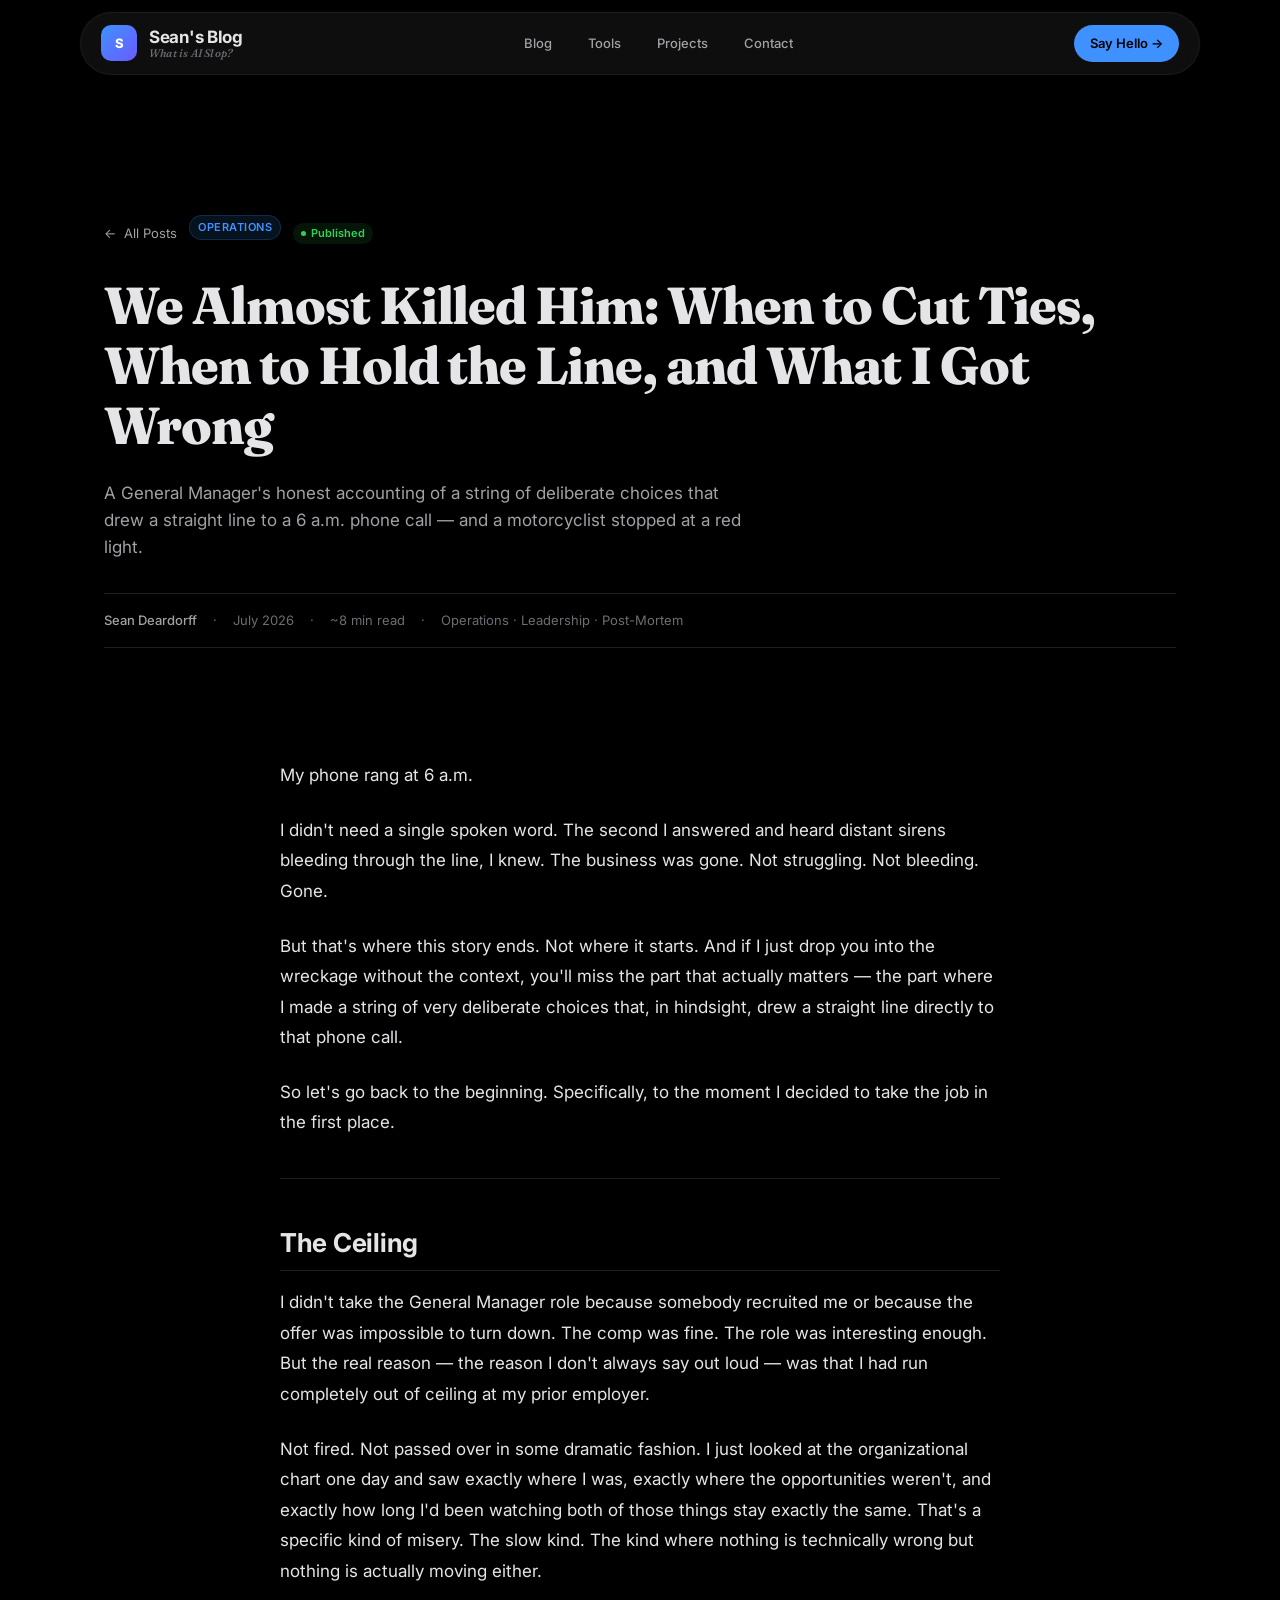
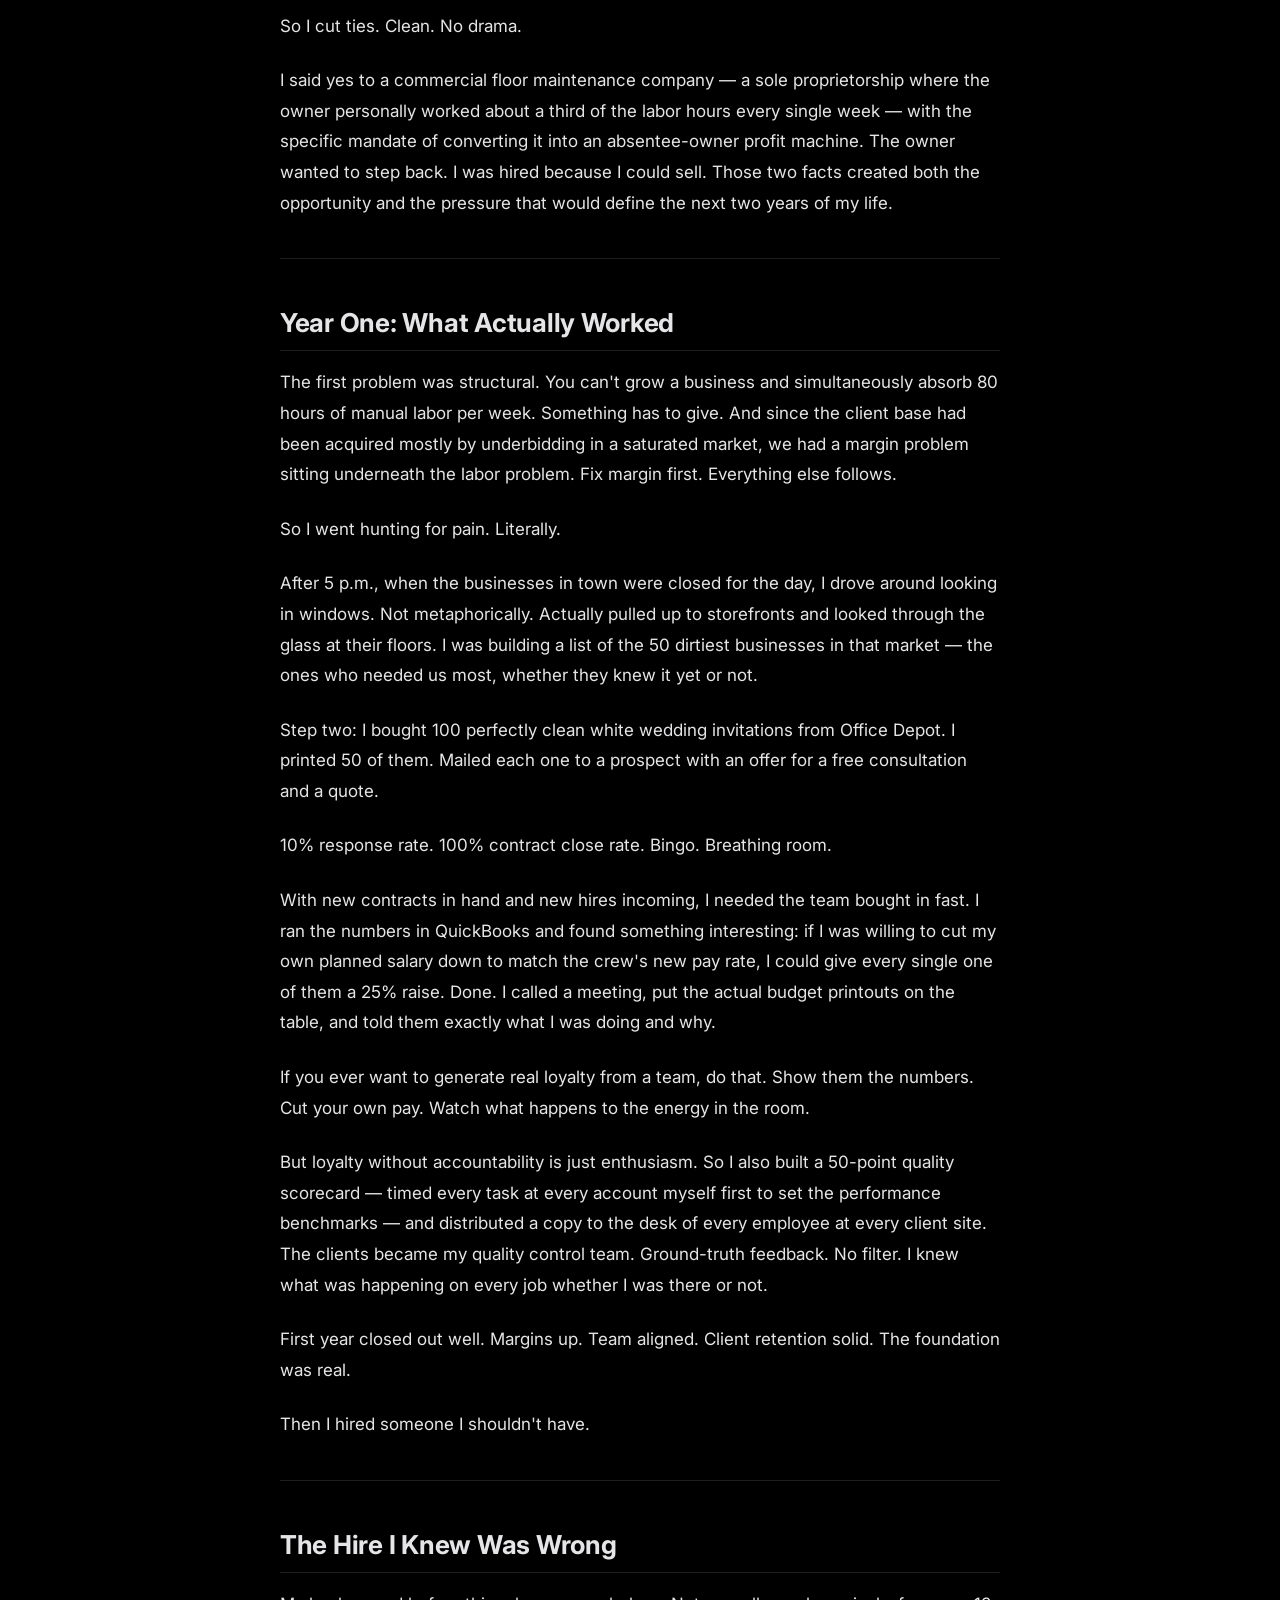
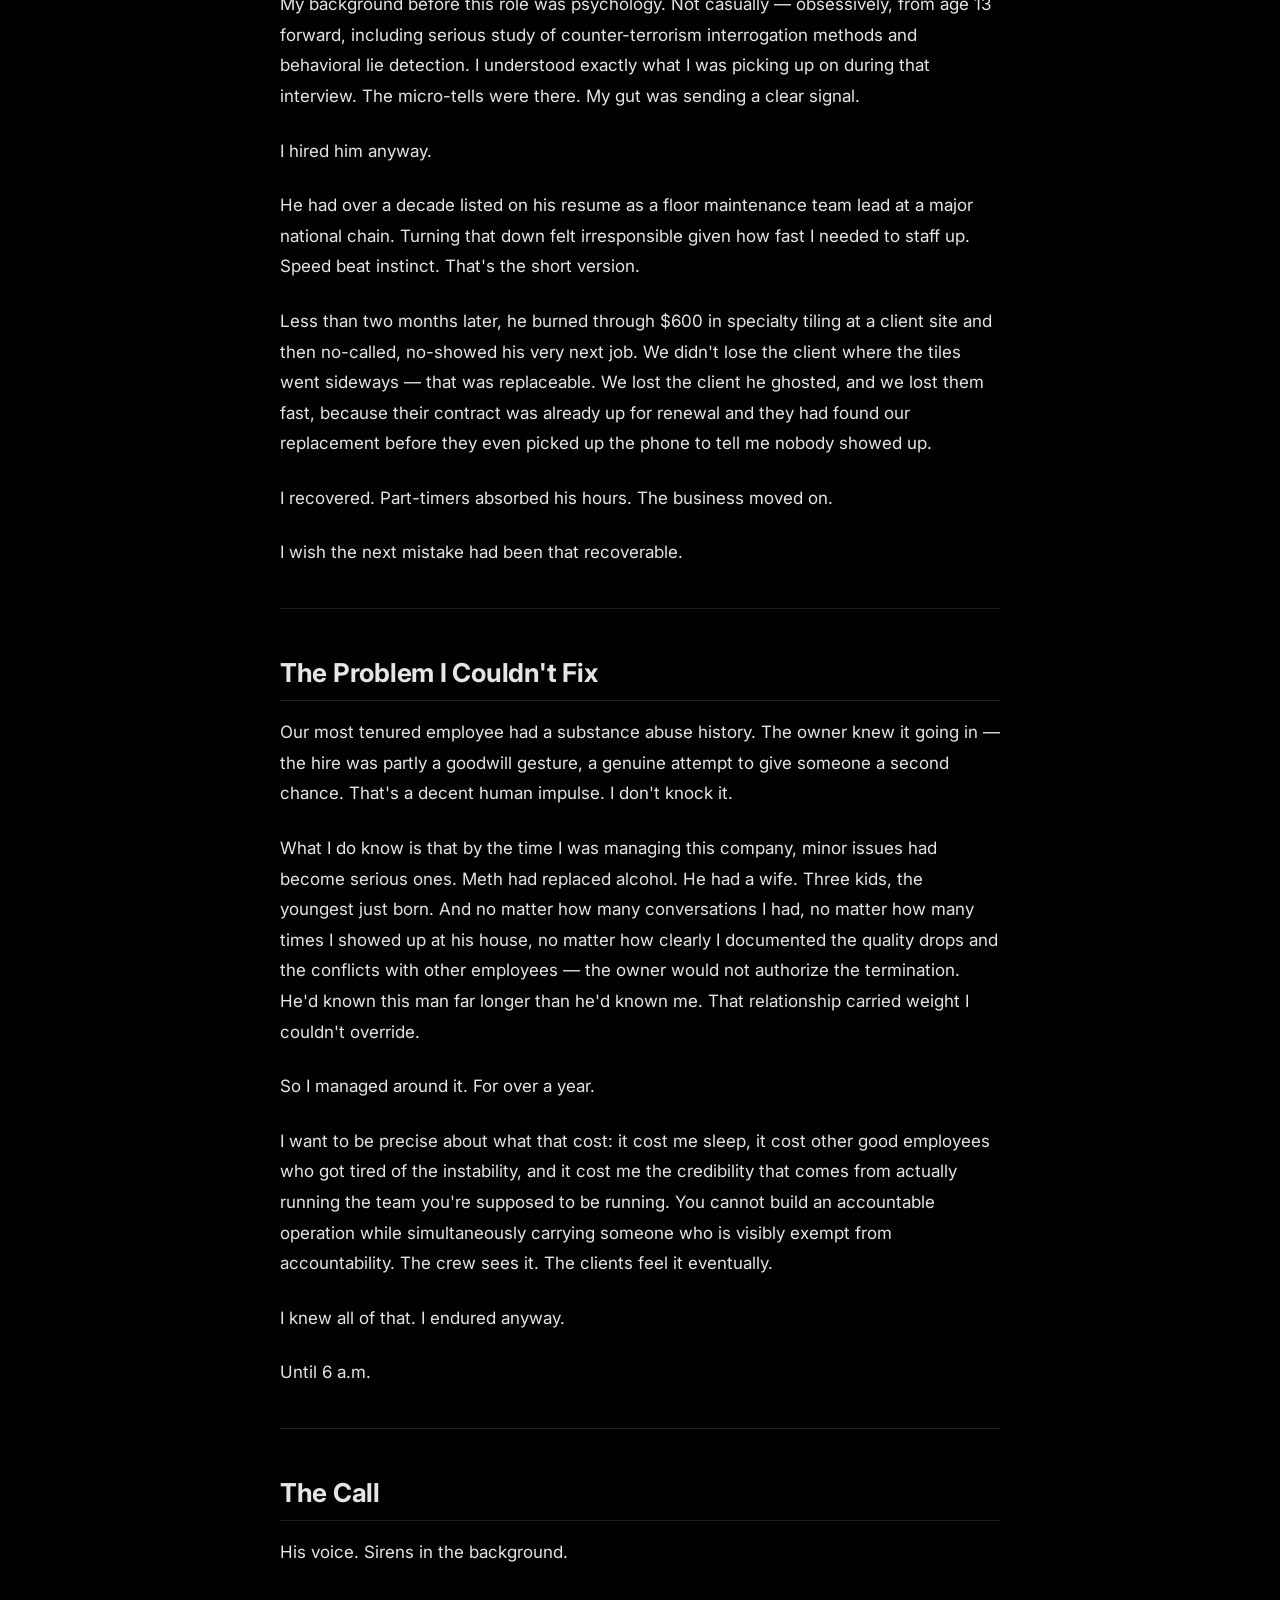
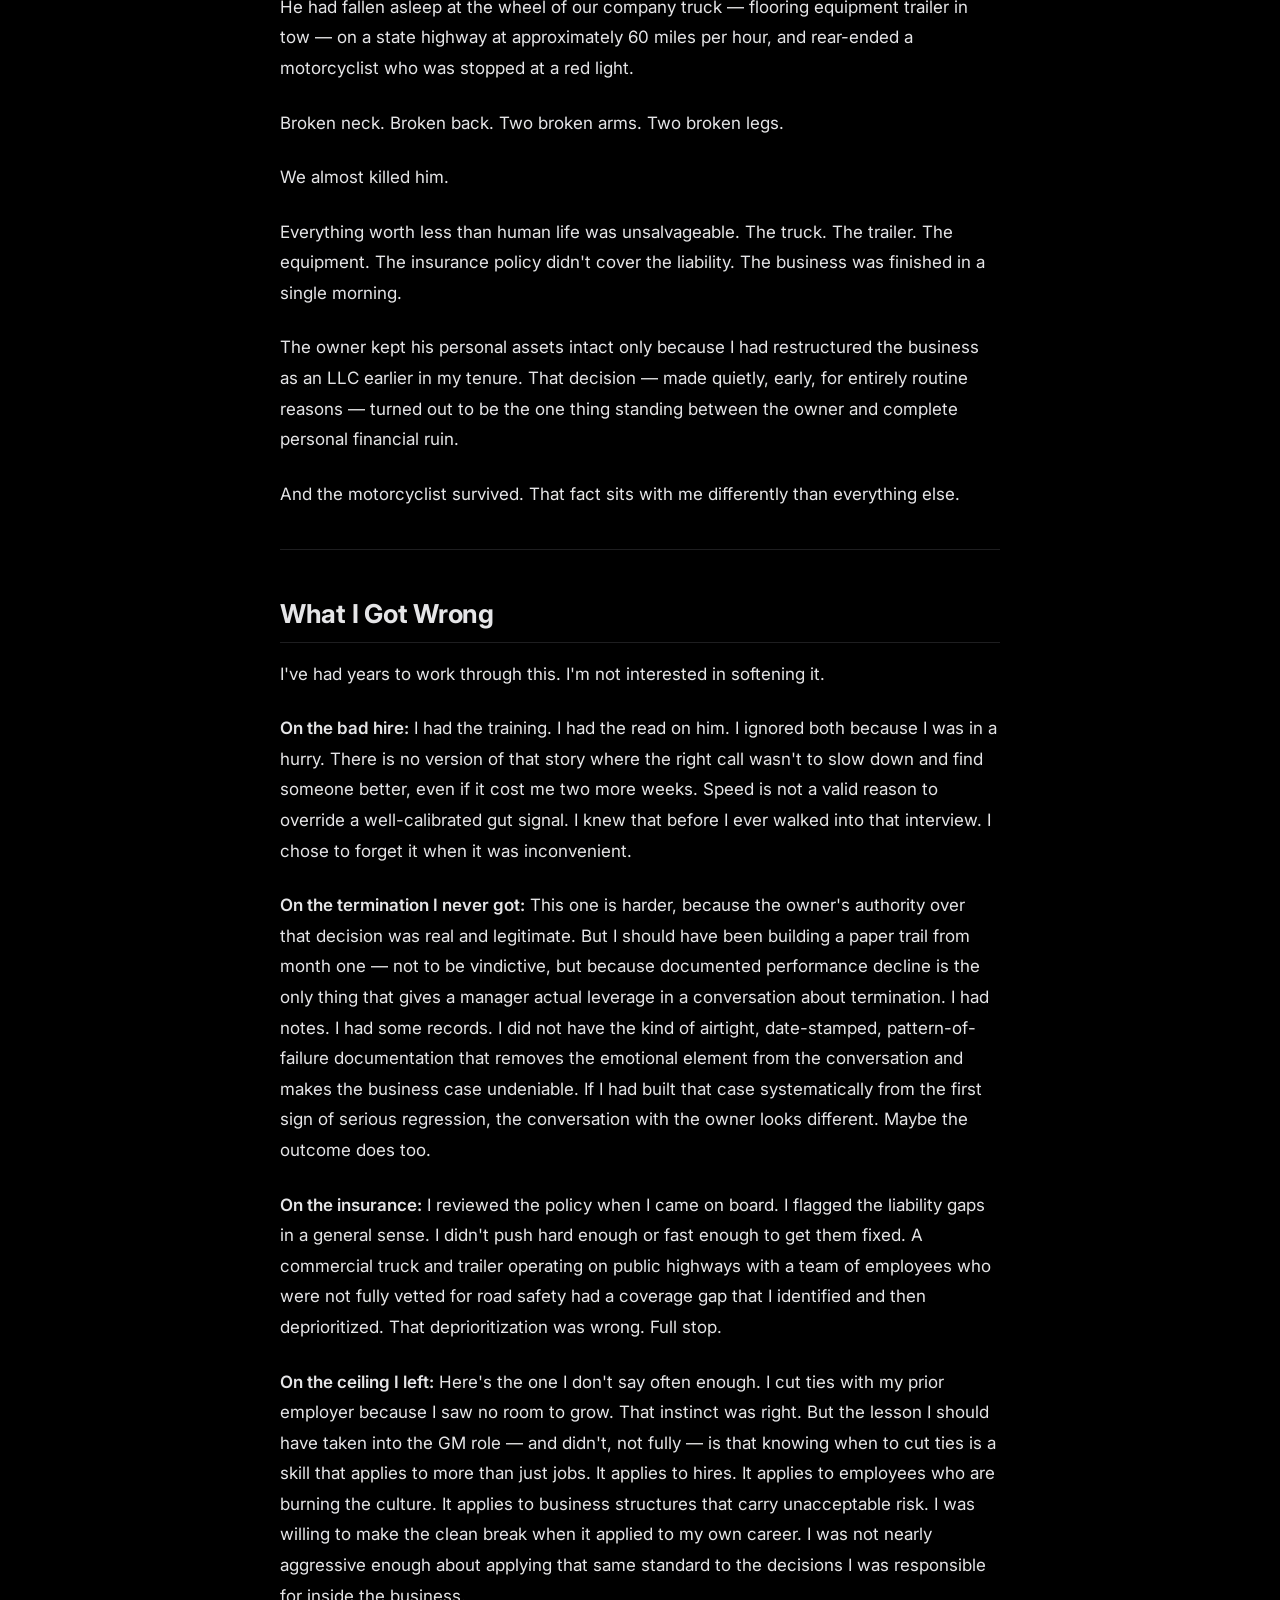
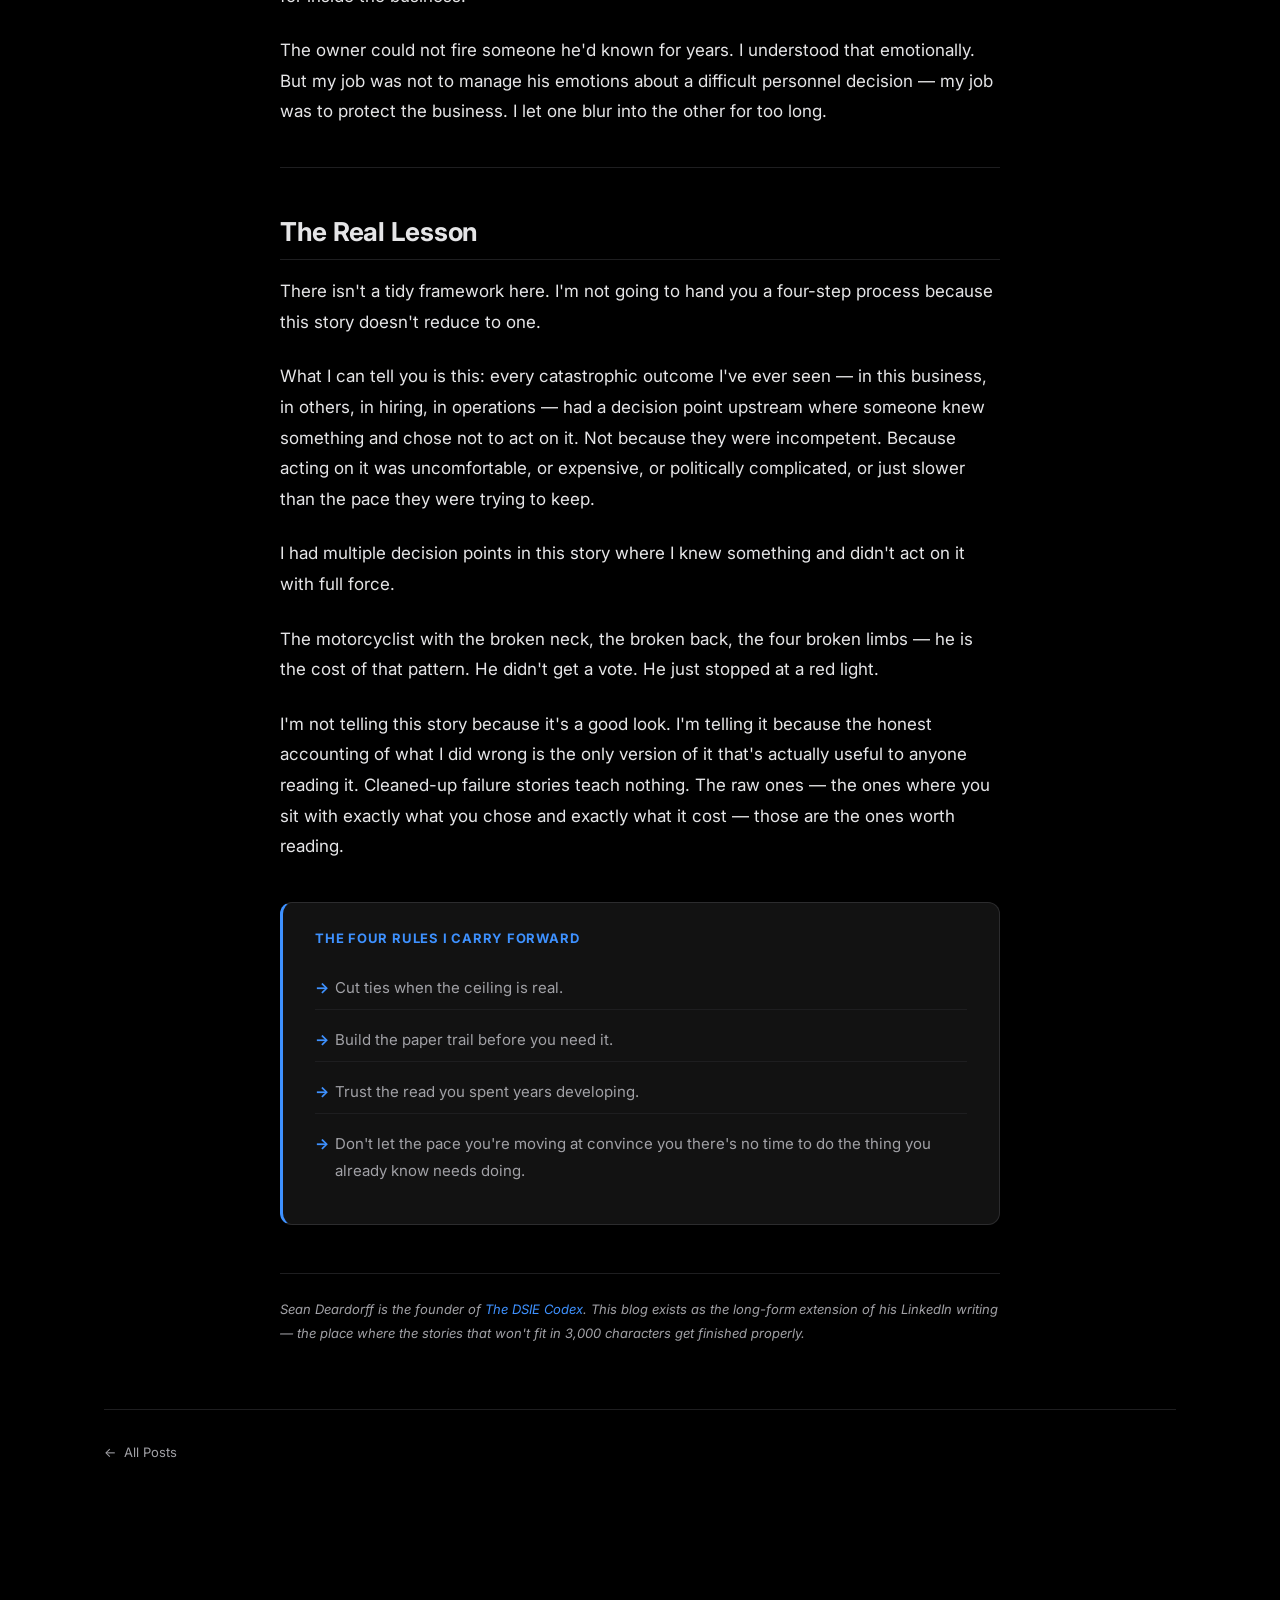
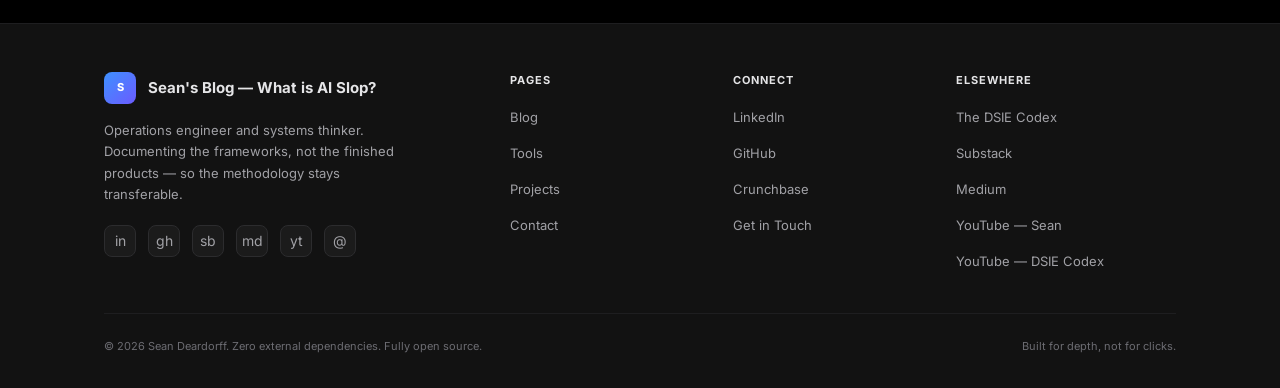
<file: posts/we-almost-killed-him.html>
<!DOCTYPE html>
<html lang="en">
<head>
  <meta charset="UTF-8" />
  <meta name="viewport" content="width=device-width, initial-scale=1.0" />
  <meta name="description" content="A General Manager's honest accounting of the decisions that ended a business — and nearly ended a man's life. What I got wrong on bad hires, terminations I never got, and the insurance gap I deprioritized." />
  <meta name="theme-color" content="#000000" />
  <meta property="og:title" content="We Almost Killed Him | Sean Deardorff" />
  <meta property="og:description" content="When to cut ties, when to hold the line, and what I got wrong. A post-mortem on the decisions that led to a 6 a.m. phone call and a motorcyclist with a broken neck." />
  <meta property="og:type" content="article" />
  <meta property="og:url" content="https://whatisaislop.com/posts/we-almost-killed-him.html" />
  <link rel="canonical" href="https://whatisaislop.com/posts/we-almost-killed-him.html" />
  <title>We Almost Killed Him | Sean Deardorff</title>
  <link rel="stylesheet" href="../style.css" />
  <link rel="preconnect" href="https://fonts.googleapis.com" />
  <link rel="preconnect" href="https://fonts.gstatic.com" crossorigin />
  <style>
    /* ── Post-specific layout ── */
    .post-hero {
      padding: calc(var(--nav-height) + var(--space-16)) 0 var(--space-16);
    }
    .post-hero__eyebrow {
      display: flex;
      align-items: center;
      gap: var(--space-3);
      margin-bottom: var(--space-6);
      flex-wrap: wrap;
    }
    .post-hero__back {
      display: inline-flex;
      align-items: center;
      gap: var(--space-2);
      font-size: var(--font-size-sm);
      color: var(--color-text-secondary);
      text-decoration: none;
      transition: color var(--transition-fast);
    }
    .post-hero__back:hover { color: var(--color-accent); }
    .post-hero__back::before { content: '←'; }

    .post-hero__title {
      font-size: clamp(28px, 5vw, 52px);
      font-weight: 800;
      line-height: 1.15;
      letter-spacing: -0.02em;
      color: var(--color-text-primary);
      margin-bottom: var(--space-6);
    }
    .post-hero__subtitle {
      font-size: var(--font-size-md);
      color: var(--color-text-secondary);
      line-height: 1.6;
      max-width: 640px;
      margin-bottom: var(--space-8);
    }
    .post-meta {
      display: flex;
      align-items: center;
      gap: var(--space-4);
      flex-wrap: wrap;
      padding: var(--space-4) 0;
      border-top: 1px solid var(--color-border-subtle);
      border-bottom: 1px solid var(--color-border-subtle);
      margin-bottom: var(--space-12);
    }
    .post-meta__item {
      font-size: var(--font-size-sm);
      color: var(--color-text-tertiary);
      display: flex;
      align-items: center;
      gap: var(--space-1);
    }
    .post-meta__item strong {
      color: var(--color-text-secondary);
      font-weight: 500;
    }

    /* ── Article body ── */
    .post-body {
      max-width: 720px;
      margin: 0 auto;
      font-size: var(--font-size-md);
      line-height: 1.8;
      color: var(--color-text-primary);
    }
    .post-body p {
      margin-bottom: var(--space-6);
    }
    .post-body h2 {
      font-size: clamp(20px, 3vw, 26px);
      font-weight: 700;
      letter-spacing: -0.01em;
      color: var(--color-text-primary);
      margin: var(--space-12) 0 var(--space-4);
      padding-bottom: var(--space-3);
      border-bottom: 1px solid var(--color-border-subtle);
    }
    .post-body hr {
      border: none;
      border-top: 1px solid var(--color-border-subtle);
      margin: var(--space-10) 0;
    }
    .post-body strong {
      color: var(--color-text-primary);
      font-weight: 600;
    }
    .post-body ul, .post-body ol {
      padding-left: var(--space-6);
      margin-bottom: var(--space-6);
    }
    .post-body li {
      margin-bottom: var(--space-2);
    }
    .post-body blockquote {
      border-left: 3px solid var(--color-accent);
      padding-left: var(--space-5);
      margin: var(--space-8) 0;
      color: var(--color-text-secondary);
      font-style: italic;
    }
    .post-body .post-footer-note {
      margin-top: var(--space-12);
      padding-top: var(--space-6);
      border-top: 1px solid var(--color-border-subtle);
      font-size: var(--font-size-sm);
      color: var(--color-text-secondary);
      font-style: italic;
    }
    .post-body .post-footer-note a {
      color: var(--color-accent);
      text-decoration: none;
    }
    .post-body .post-footer-note a:hover {
      text-decoration: underline;
    }

    /* ── Key takeaways block ── */
    .takeaways {
      background: var(--color-surface);
      border: 1px solid var(--color-border);
      border-left: 3px solid var(--color-accent);
      border-radius: var(--radius-md);
      padding: var(--space-6) var(--space-8);
      margin: var(--space-10) 0;
    }
    .takeaways__title {
      font-size: var(--font-size-sm);
      font-weight: 700;
      text-transform: uppercase;
      letter-spacing: 0.06em;
      color: var(--color-accent);
      margin-bottom: var(--space-4);
    }
    .takeaways ul {
      list-style: none;
      padding: 0;
      margin: 0;
    }
    .takeaways ul li {
      padding: var(--space-2) 0;
      padding-left: var(--space-5);
      position: relative;
      font-size: var(--font-size-base);
      color: var(--color-text-secondary);
      border-bottom: 1px solid var(--color-border-subtle);
    }
    .takeaways ul li:last-child { border-bottom: none; }
    .takeaways ul li::before {
      content: '→';
      position: absolute;
      left: 0;
      color: var(--color-accent);
      font-weight: 700;
    }

    /* ── Post nav (prev/next) ── */
    .post-nav {
      display: flex;
      justify-content: space-between;
      align-items: center;
      padding: var(--space-8) 0;
      border-top: 1px solid var(--color-border-subtle);
      margin-top: var(--space-16);
      gap: var(--space-4);
      flex-wrap: wrap;
    }
    .post-nav__link {
      display: inline-flex;
      align-items: center;
      gap: var(--space-2);
      font-size: var(--font-size-sm);
      color: var(--color-text-secondary);
      text-decoration: none;
      transition: color var(--transition-fast);
    }
    .post-nav__link:hover { color: var(--color-accent); }
    .post-nav__link--back::before { content: '← '; }
  </style>
</head>
<body>

<!-- SCROLL PROGRESS -->
<div id="scroll-progress" aria-hidden="true"></div>

<!-- ── NAVIGATION ── -->
<header role="banner">
  <nav class="nav" aria-label="Main navigation">
    <div class="nav__pill">
      <a href="../index.html" class="nav__brand" aria-label="Sean's Blog — What is AI Slop? Home">
        <div class="nav__logo" aria-hidden="true">S</div>
        <span class="nav__brand-text">
          Sean's Blog
          <span class="nav__brand-tag">What is AI Slop?</span>
        </span>
      </a>

      <ul class="nav__links" role="list">
        <li><a href="../index.html" class="nav__link" id="nav-home">Blog</a></li>
        <li><a href="../tools.html" class="nav__link" id="nav-tools">Tools</a></li>
        <li><a href="../projects.html" class="nav__link" id="nav-projects">Projects</a></li>
        <li><a href="../contact.html" class="nav__link" id="nav-contact">Contact</a></li>
      </ul>

      <a href="../contact.html" class="nav__cta" id="nav-hire-btn">Say Hello →</a>

      <button class="nav__hamburger" id="nav-hamburger" aria-label="Open navigation menu" aria-expanded="false" aria-controls="nav-mobile">
        <span></span><span></span><span></span>
      </button>
    </div>
  </nav>
</header>

<!-- MOBILE NAV DRAWER -->
<div class="nav__mobile" id="nav-mobile" role="dialog" aria-label="Mobile navigation" aria-modal="true">
  <button class="nav__mobile-close" id="nav-mobile-close" aria-label="Close navigation">✕</button>
  <a href="../index.html" class="nav__mobile-link">Blog</a>
  <a href="../tools.html" class="nav__mobile-link">Tools</a>
  <a href="../projects.html" class="nav__mobile-link">Projects</a>
  <a href="../contact.html" class="nav__mobile-link">Contact</a>
  <a href="../contact.html" class="btn btn--primary" style="margin-top:16px;">Say Hello →</a>
</div>

<!-- ── POST CONTENT ── -->
<main id="main-content">
  <section class="post-hero">
    <div class="container">
      <div class="post-hero__eyebrow">
        <a href="../index.html#blog-feed" class="post-hero__back">All Posts</a>
        <span class="card__tag">Operations</span>
        <span class="badge badge--live">Published</span>
      </div>

      <h1 class="post-hero__title">
        We Almost Killed Him: When to Cut Ties,<br class="d-none d-md-block" />
        When to Hold the Line, and What I Got Wrong
      </h1>

      <p class="post-hero__subtitle">
        A General Manager's honest accounting of a string of deliberate choices
        that drew a straight line to a 6 a.m. phone call — and a motorcyclist
        stopped at a red light.
      </p>

      <div class="post-meta">
        <span class="post-meta__item"><strong>Sean Deardorff</strong></span>
        <span class="post-meta__item">·</span>
        <span class="post-meta__item">July 2026</span>
        <span class="post-meta__item">·</span>
        <span class="post-meta__item">~8 min read</span>
        <span class="post-meta__item">·</span>
        <span class="post-meta__item">Operations · Leadership · Post-Mortem</span>
      </div>
    </div>
  </section>

  <section class="section" style="padding-top:0;">
    <div class="container">
      <article class="post-body" aria-label="Post content">

        <p>My phone rang at 6 a.m.</p>

        <p>I didn't need a single spoken word. The second I answered and heard distant sirens bleeding through the line, I knew. The business was gone. Not struggling. Not bleeding. Gone.</p>

        <p>But that's where this story ends. Not where it starts. And if I just drop you into the wreckage without the context, you'll miss the part that actually matters — the part where I made a string of very deliberate choices that, in hindsight, drew a straight line directly to that phone call.</p>

        <p>So let's go back to the beginning. Specifically, to the moment I decided to take the job in the first place.</p>

        <hr />

        <h2>The Ceiling</h2>

        <p>I didn't take the General Manager role because somebody recruited me or because the offer was impossible to turn down. The comp was fine. The role was interesting enough. But the real reason — the reason I don't always say out loud — was that I had run completely out of ceiling at my prior employer.</p>

        <p>Not fired. Not passed over in some dramatic fashion. I just looked at the organizational chart one day and saw exactly where I was, exactly where the opportunities weren't, and exactly how long I'd been watching both of those things stay exactly the same. That's a specific kind of misery. The slow kind. The kind where nothing is technically wrong but nothing is actually moving either.</p>

        <p>So I cut ties. Clean. No drama.</p>

        <p>I said yes to a commercial floor maintenance company — a sole proprietorship where the owner personally worked about a third of the labor hours every single week — with the specific mandate of converting it into an absentee-owner profit machine. The owner wanted to step back. I was hired because I could sell. Those two facts created both the opportunity and the pressure that would define the next two years of my life.</p>

        <hr />

        <h2>Year One: What Actually Worked</h2>

        <p>The first problem was structural. You can't grow a business and simultaneously absorb 80 hours of manual labor per week. Something has to give. And since the client base had been acquired mostly by underbidding in a saturated market, we had a margin problem sitting underneath the labor problem. Fix margin first. Everything else follows.</p>

        <p>So I went hunting for pain. Literally.</p>

        <p>After 5 p.m., when the businesses in town were closed for the day, I drove around looking in windows. Not metaphorically. Actually pulled up to storefronts and looked through the glass at their floors. I was building a list of the 50 dirtiest businesses in that market — the ones who needed us most, whether they knew it yet or not.</p>

        <p>Step two: I bought 100 perfectly clean white wedding invitations from Office Depot. I printed 50 of them. Mailed each one to a prospect with an offer for a free consultation and a quote.</p>

        <p>10% response rate. 100% contract close rate. Bingo. Breathing room.</p>

        <p>With new contracts in hand and new hires incoming, I needed the team bought in fast. I ran the numbers in QuickBooks and found something interesting: if I was willing to cut my own planned salary down to match the crew's new pay rate, I could give every single one of them a 25% raise. Done. I called a meeting, put the actual budget printouts on the table, and told them exactly what I was doing and why.</p>

        <p>If you ever want to generate real loyalty from a team, do that. Show them the numbers. Cut your own pay. Watch what happens to the energy in the room.</p>

        <p>But loyalty without accountability is just enthusiasm. So I also built a 50-point quality scorecard — timed every task at every account myself first to set the performance benchmarks — and distributed a copy to the desk of every employee at every client site. The clients became my quality control team. Ground-truth feedback. No filter. I knew what was happening on every job whether I was there or not.</p>

        <p>First year closed out well. Margins up. Team aligned. Client retention solid. The foundation was real.</p>

        <p>Then I hired someone I shouldn't have.</p>

        <hr />

        <h2>The Hire I Knew Was Wrong</h2>

        <p>My background before this role was psychology. Not casually — obsessively, from age 13 forward, including serious study of counter-terrorism interrogation methods and behavioral lie detection. I understood exactly what I was picking up on during that interview. The micro-tells were there. My gut was sending a clear signal.</p>

        <p>I hired him anyway.</p>

        <p>He had over a decade listed on his resume as a floor maintenance team lead at a major national chain. Turning that down felt irresponsible given how fast I needed to staff up. Speed beat instinct. That's the short version.</p>

        <p>Less than two months later, he burned through $600 in specialty tiling at a client site and then no-called, no-showed his very next job. We didn't lose the client where the tiles went sideways — that was replaceable. We lost the client he ghosted, and we lost them fast, because their contract was already up for renewal and they had found our replacement before they even picked up the phone to tell me nobody showed up.</p>

        <p>I recovered. Part-timers absorbed his hours. The business moved on.</p>

        <p>I wish the next mistake had been that recoverable.</p>

        <hr />

        <h2>The Problem I Couldn't Fix</h2>

        <p>Our most tenured employee had a substance abuse history. The owner knew it going in — the hire was partly a goodwill gesture, a genuine attempt to give someone a second chance. That's a decent human impulse. I don't knock it.</p>

        <p>What I do know is that by the time I was managing this company, minor issues had become serious ones. Meth had replaced alcohol. He had a wife. Three kids, the youngest just born. And no matter how many conversations I had, no matter how many times I showed up at his house, no matter how clearly I documented the quality drops and the conflicts with other employees — the owner would not authorize the termination. He'd known this man far longer than he'd known me. That relationship carried weight I couldn't override.</p>

        <p>So I managed around it. For over a year.</p>

        <p>I want to be precise about what that cost: it cost me sleep, it cost other good employees who got tired of the instability, and it cost me the credibility that comes from actually running the team you're supposed to be running. You cannot build an accountable operation while simultaneously carrying someone who is visibly exempt from accountability. The crew sees it. The clients feel it eventually.</p>

        <p>I knew all of that. I endured anyway.</p>

        <p>Until 6 a.m.</p>

        <hr />

        <h2>The Call</h2>

        <p>His voice. Sirens in the background.</p>

        <p>He had fallen asleep at the wheel of our company truck — flooring equipment trailer in tow — on a state highway at approximately 60 miles per hour, and rear-ended a motorcyclist who was stopped at a red light.</p>

        <p>Broken neck. Broken back. Two broken arms. Two broken legs.</p>

        <p>We almost killed him.</p>

        <p>Everything worth less than human life was unsalvageable. The truck. The trailer. The equipment. The insurance policy didn't cover the liability. The business was finished in a single morning.</p>

        <p>The owner kept his personal assets intact only because I had restructured the business as an LLC earlier in my tenure. That decision — made quietly, early, for entirely routine reasons — turned out to be the one thing standing between the owner and complete personal financial ruin.</p>

        <p>And the motorcyclist survived. That fact sits with me differently than everything else.</p>

        <hr />

        <h2>What I Got Wrong</h2>

        <p>I've had years to work through this. I'm not interested in softening it.</p>

        <p><strong>On the bad hire:</strong> I had the training. I had the read on him. I ignored both because I was in a hurry. There is no version of that story where the right call wasn't to slow down and find someone better, even if it cost me two more weeks. Speed is not a valid reason to override a well-calibrated gut signal. I knew that before I ever walked into that interview. I chose to forget it when it was inconvenient.</p>

        <p><strong>On the termination I never got:</strong> This one is harder, because the owner's authority over that decision was real and legitimate. But I should have been building a paper trail from month one — not to be vindictive, but because documented performance decline is the only thing that gives a manager actual leverage in a conversation about termination. I had notes. I had some records. I did not have the kind of airtight, date-stamped, pattern-of-failure documentation that removes the emotional element from the conversation and makes the business case undeniable. If I had built that case systematically from the first sign of serious regression, the conversation with the owner looks different. Maybe the outcome does too.</p>

        <p><strong>On the insurance:</strong> I reviewed the policy when I came on board. I flagged the liability gaps in a general sense. I didn't push hard enough or fast enough to get them fixed. A commercial truck and trailer operating on public highways with a team of employees who were not fully vetted for road safety had a coverage gap that I identified and then deprioritized. That deprioritization was wrong. Full stop.</p>

        <p><strong>On the ceiling I left:</strong> Here's the one I don't say often enough. I cut ties with my prior employer because I saw no room to grow. That instinct was right. But the lesson I should have taken into the GM role — and didn't, not fully — is that knowing when to cut ties is a skill that applies to more than just jobs. It applies to hires. It applies to employees who are burning the culture. It applies to business structures that carry unacceptable risk. I was willing to make the clean break when it applied to my own career. I was not nearly aggressive enough about applying that same standard to the decisions I was responsible for inside the business.</p>

        <p>The owner could not fire someone he'd known for years. I understood that emotionally. But my job was not to manage his emotions about a difficult personnel decision — my job was to protect the business. I let one blur into the other for too long.</p>

        <hr />

        <h2>The Real Lesson</h2>

        <p>There isn't a tidy framework here. I'm not going to hand you a four-step process because this story doesn't reduce to one.</p>

        <p>What I can tell you is this: every catastrophic outcome I've ever seen — in this business, in others, in hiring, in operations — had a decision point upstream where someone knew something and chose not to act on it. Not because they were incompetent. Because acting on it was uncomfortable, or expensive, or politically complicated, or just slower than the pace they were trying to keep.</p>

        <p>I had multiple decision points in this story where I knew something and didn't act on it with full force.</p>

        <p>The motorcyclist with the broken neck, the broken back, the four broken limbs — he is the cost of that pattern. He didn't get a vote. He just stopped at a red light.</p>

        <p>I'm not telling this story because it's a good look. I'm telling it because the honest accounting of what I did wrong is the only version of it that's actually useful to anyone reading it. Cleaned-up failure stories teach nothing. The raw ones — the ones where you sit with exactly what you chose and exactly what it cost — those are the ones worth reading.</p>

        <div class="takeaways">
          <div class="takeaways__title">The Four Rules I Carry Forward</div>
          <ul>
            <li>Cut ties when the ceiling is real.</li>
            <li>Build the paper trail before you need it.</li>
            <li>Trust the read you spent years developing.</li>
            <li>Don't let the pace you're moving at convince you there's no time to do the thing you already know needs doing.</li>
          </ul>
        </div>

        <p class="post-footer-note">
          Sean Deardorff is the founder of <a href="https://thedsiecodex.com" target="_blank" rel="noopener noreferrer">The DSIE Codex</a>.
          This blog exists as the long-form extension of his LinkedIn writing — the place where the stories
          that won't fit in 3,000 characters get finished properly.
        </p>

      </article>

      <nav class="post-nav" aria-label="Post navigation">
        <a href="../index.html#blog-feed" class="post-nav__link post-nav__link--back">All Posts</a>
      </nav>
    </div>
  </section>
</main>

<!-- ── FOOTER ── -->
<footer class="footer" role="contentinfo">
  <div class="container">
    <div class="footer__grid">
      <div>
        <div class="footer__brand">
          <div class="footer__brand-logo" aria-hidden="true">S</div>
          <span class="footer__brand-name">Sean's Blog — What is AI Slop?</span>
        </div>
        <p class="footer__tagline">
          Operations engineer and systems thinker. Documenting the frameworks, not the finished products — so the methodology stays transferable.
        </p>
        <div class="footer__socials" style="margin-top:20px;">
          <a href="https://www.linkedin.com/in/sean-deardorff/" class="footer__social-link" aria-label="LinkedIn" target="_blank" rel="me noopener noreferrer">in</a>
          <a href="https://github.com/metakong" class="footer__social-link" aria-label="GitHub" target="_blank" rel="me noopener noreferrer">gh</a>
          <a href="https://substack.com/@the1seandeardorff" class="footer__social-link" aria-label="Substack" target="_blank" rel="me noopener noreferrer">sb</a>
          <a href="https://medium.com/@deardorff.sean" class="footer__social-link" aria-label="Medium" target="_blank" rel="me noopener noreferrer">md</a>
          <a href="https://www.youtube.com/@the1seandeardorff" class="footer__social-link" aria-label="YouTube" target="_blank" rel="me noopener noreferrer">yt</a>
          <a href="mailto:contact@whatisaislop.com" class="footer__social-link" aria-label="Email">@</a>
        </div>
      </div>
      <div>
        <p class="footer__col-title">Pages</p>
        <ul class="footer__links" role="list">
          <li><a href="../index.html" class="footer__link">Blog</a></li>
          <li><a href="../tools.html" class="footer__link">Tools</a></li>
          <li><a href="../projects.html" class="footer__link">Projects</a></li>
          <li><a href="../contact.html" class="footer__link">Contact</a></li>
        </ul>
      </div>
      <div>
        <p class="footer__col-title">Connect</p>
        <ul class="footer__links" role="list">
          <li><a href="https://www.linkedin.com/in/sean-deardorff/" class="footer__link" target="_blank" rel="me noopener noreferrer">LinkedIn</a></li>
          <li><a href="https://github.com/metakong" class="footer__link" target="_blank" rel="me noopener noreferrer">GitHub</a></li>
          <li><a href="https://www.crunchbase.com/person/sean-deardorff" class="footer__link" target="_blank" rel="me noopener noreferrer">Crunchbase</a></li>
          <li><a href="../contact.html" class="footer__link">Get in Touch</a></li>
        </ul>
      </div>
      <div>
        <p class="footer__col-title">Elsewhere</p>
        <ul class="footer__links" role="list">
          <li><a href="https://thedsiecodex.com/" class="footer__link" target="_blank" rel="noopener noreferrer">The DSIE Codex</a></li>
          <li><a href="https://substack.com/@the1seandeardorff" class="footer__link" target="_blank" rel="me noopener noreferrer">Substack</a></li>
          <li><a href="https://medium.com/@deardorff.sean" class="footer__link" target="_blank" rel="me noopener noreferrer">Medium</a></li>
          <li><a href="https://www.youtube.com/@the1seandeardorff" class="footer__link" target="_blank" rel="me noopener noreferrer">YouTube — Sean</a></li>
          <li><a href="https://www.youtube.com/@TheDSIECodex" class="footer__link" target="_blank" rel="noopener noreferrer">YouTube — DSIE Codex</a></li>
        </ul>
      </div>
    </div>
    <div class="footer__bottom">
      <span>© 2026 Sean Deardorff. Zero external dependencies. Fully open source.</span>
      <span>Built for depth, not for clicks.</span>
    </div>
  </div>
</footer>

<script src="../app.js"></script>
</body>
</html>
</file>
<file: style.css>
/* ============================================================
   SEAN'S PORTFOLIO — Global Master Stylesheet
   Design System: Samsung Galaxy S24 Ultra / One UI Dark Mode
   Author: Sean | Built: July 2026
   ============================================================ */

/* ── 0. GOOGLE FONTS IMPORT ── */
@import url('https://fonts.googleapis.com/css2?family=Fraunces:opsz,wght@9..144,500;9..144,600;9..144,700&family=Inter:wght@300;400;500;600;700;800&display=swap');

/* ── 1. CUSTOM TOKEN VARIABLES ── */
:root {
  /* Core Palette */
  --color-canvas:          #000000;  /* Pure OLED True Black */
  --color-surface:         #121212;  /* Elevated charcoal card surface */
  --color-surface-raised:  #1A1A1A;  /* Hover-elevated surface */
  --color-border:          #2C2C2E;  /* Container border */
  --color-border-subtle:   #1E1E20;  /* Very subtle dividers */

  /* Accent */
  --color-accent:          #3E91FF;  /* Samsung desaturated blue */
  --color-accent-hover:    #5CA8FF;  /* Lighter accent on hover */
  --color-accent-muted:    rgba(62, 145, 255, 0.12); /* Glow fill */
  --color-accent-glow:     rgba(62, 145, 255, 0.25);

  /* Typography */
  --color-text-primary:    #E5E5E7;  /* Crisp off-white */
  --color-text-secondary:  #A1A1A6;  /* Muted slate gray */
  --color-text-tertiary:   #6C6C72;  /* Dimmed labels */
  --color-text-inverse:    #000000;

  /* Status Colors */
  --color-success:         #30D158;
  --color-warning:         #FFD60A;
  --color-error:           #FF453A;
  --color-info:            #3E91FF;

  /* Navigation / Glassmorphic */
  --nav-bg:                rgba(18, 18, 18, 0.80);
  --nav-blur:              blur(20px);
  --nav-border:            rgba(255, 255, 255, 0.06);

  /* Spacing Scale (8px base) */
  --space-1:  4px;
  --space-2:  8px;
  --space-3:  12px;
  --space-4:  16px;
  --space-5:  20px;
  --space-6:  24px;
  --space-8:  32px;
  --space-10: 40px;
  --space-12: 48px;
  --space-16: 64px;
  --space-20: 80px;
  --space-24: 96px;

  /* Border Radius */
  --radius-sm:   8px;
  --radius-md:   12px;
  --radius-lg:   16px;
  --radius-xl:   24px;
  --radius-pill: 9999px;

  /* Typography Scale */
  --font-family:    'Inter', -apple-system, BlinkMacSystemFont, 'Segoe UI', system-ui, sans-serif;
  --font-display:   'Fraunces', Georgia, 'Times New Roman', serif;
  --font-size-xs:   11px;
  --font-size-sm:   13px;
  --font-size-base: 15px;
  --font-size-md:   17px;
  --font-size-lg:   20px;
  --font-size-xl:   24px;
  --font-size-2xl:  30px;
  --font-size-3xl:  38px;
  --font-size-4xl:  48px;

  /* Transitions */
  --transition-fast:   150ms cubic-bezier(0.4, 0, 0.2, 1);
  --transition-base:   250ms cubic-bezier(0.4, 0, 0.2, 1);
  --transition-slow:   400ms cubic-bezier(0.4, 0, 0.2, 1);

  /* Shadows */
  --shadow-sm:   0 1px 3px rgba(0,0,0,0.6), 0 1px 2px rgba(0,0,0,0.4);
  --shadow-md:   0 4px 12px rgba(0,0,0,0.7), 0 2px 6px rgba(0,0,0,0.5);
  --shadow-lg:   0 8px 24px rgba(0,0,0,0.8), 0 4px 12px rgba(0,0,0,0.6);
  --shadow-accent: 0 0 20px rgba(62, 145, 255, 0.20);

  /* Layout */
  --content-max-width: 1120px;
  --nav-height:        64px;
}

/* ── 2. GLOBAL RESET & BASE ── */
*, *::before, *::after {
  box-sizing: border-box;
  margin: 0;
  padding: 0;
}

html {
  scroll-behavior: smooth;
  -webkit-text-size-adjust: 100%;
  text-size-adjust: 100%;
}

body {
  font-family: var(--font-family);
  font-size: var(--font-size-base);
  line-height: 1.6;
  color: var(--color-text-primary);
  background-color: var(--color-canvas);
  -webkit-font-smoothing: antialiased;
  -moz-osx-font-smoothing: grayscale;
  overflow-x: hidden;
  min-height: 100vh;
}

img, video, svg {
  display: block;
  max-width: 100%;
}

a {
  color: var(--color-accent);
  text-decoration: none;
  transition: color var(--transition-fast);
}

a:hover {
  color: var(--color-accent-hover);
}

ul, ol {
  list-style: none;
}

button {
  cursor: pointer;
  font-family: inherit;
  border: none;
  background: none;
}

input, textarea, select {
  font-family: inherit;
}

h1, h2, h3, h4, h5, h6 {
  line-height: 1.2;
  font-weight: 700;
  color: var(--color-text-primary);
}

/* ── 3. LAYOUT UTILITIES ── */
.container {
  width: 100%;
  max-width: var(--content-max-width);
  margin: 0 auto;
  padding: 0 var(--space-6);
}

.section {
  padding: var(--space-16) 0;
}

.section--sm {
  padding: var(--space-10) 0;
}

.section--lg {
  padding: var(--space-24) 0;
}

.flex { display: flex; }
.flex-col { flex-direction: column; }
.items-center { align-items: center; }
.justify-between { justify-content: space-between; }
.justify-center { justify-content: center; }
.gap-2 { gap: var(--space-2); }
.gap-4 { gap: var(--space-4); }
.gap-6 { gap: var(--space-6); }
.gap-8 { gap: var(--space-8); }

.grid { display: grid; }
.grid-2 { grid-template-columns: repeat(2, 1fr); }
.grid-3 { grid-template-columns: repeat(3, 1fr); }
.grid-auto { grid-template-columns: repeat(auto-fill, minmax(300px, 1fr)); }

.text-center { text-align: center; }
.text-secondary { color: var(--color-text-secondary); }
.text-accent { color: var(--color-accent); }

/* ── 4. GLASSMORPHIC NAVIGATION ── */
.nav {
  position: sticky;
  top: var(--space-3);
  z-index: 1000;
  display: flex;
  align-items: center;
  justify-content: center;
  padding: var(--space-3) var(--space-6);
  pointer-events: none;
}

.nav__pill {
  display: flex;
  align-items: center;
  justify-content: space-between;
  width: 100%;
  max-width: var(--content-max-width);
  padding: var(--space-3) var(--space-5);
  background: var(--nav-bg);
  backdrop-filter: var(--nav-blur);
  -webkit-backdrop-filter: var(--nav-blur);
  border: 1px solid var(--nav-border);
  border-radius: var(--radius-pill);
  box-shadow: var(--shadow-lg), 0 0 0 1px rgba(255,255,255,0.03);
  pointer-events: all;
}

.nav__brand {
  display: flex;
  align-items: center;
  gap: var(--space-3);
  text-decoration: none;
}

.nav__logo {
  width: 36px;
  height: 36px;
  border-radius: 10px;
  background: linear-gradient(135deg, var(--color-accent), #6B5BFF);
  display: flex;
  align-items: center;
  justify-content: center;
  font-weight: 800;
  font-size: var(--font-size-sm);
  color: #fff;
  letter-spacing: -0.5px;
  flex-shrink: 0;
}

.nav__brand-text {
  display: flex;
  flex-direction: column;
  font-size: var(--font-size-md);
  font-weight: 700;
  color: var(--color-text-primary);
  letter-spacing: -0.3px;
  line-height: 1.2;
}

.nav__brand-tag {
  font-family: var(--font-display);
  font-size: var(--font-size-xs);
  font-weight: 500;
  font-style: italic;
  color: var(--color-text-tertiary);
  letter-spacing: 0.2px;
}

.nav__links {
  display: flex;
  align-items: center;
  gap: var(--space-1);
}

.nav__link {
  position: relative;
  padding: var(--space-2) var(--space-4);
  border-radius: var(--radius-pill);
  font-size: var(--font-size-sm);
  font-weight: 500;
  color: var(--color-text-secondary);
  text-decoration: none;
  transition: color var(--transition-fast), background var(--transition-fast);
  white-space: nowrap;
}

.nav__link:hover {
  color: var(--color-text-primary);
  background: rgba(255, 255, 255, 0.06);
}

.nav__link.active {
  color: var(--color-accent);
  background: var(--color-accent-muted);
}

.nav__link.active::after {
  content: '';
  position: absolute;
  bottom: 4px;
  left: 50%;
  transform: translateX(-50%);
  width: 4px;
  height: 4px;
  border-radius: 50%;
  background: var(--color-accent);
}

.nav__cta {
  padding: var(--space-2) var(--space-4);
  background: var(--color-accent);
  color: var(--color-text-inverse) !important;
  border-radius: var(--radius-pill);
  font-size: var(--font-size-sm);
  font-weight: 600;
  text-decoration: none;
  transition: background var(--transition-fast), box-shadow var(--transition-fast), transform var(--transition-fast);
}

.nav__cta:hover {
  background: var(--color-accent-hover);
  box-shadow: var(--shadow-accent);
  transform: translateY(-1px);
  color: var(--color-text-inverse) !important;
}

.nav__hamburger {
  display: none;
  flex-direction: column;
  gap: 5px;
  padding: var(--space-2);
  background: none;
  border: none;
  cursor: pointer;
}

.nav__hamburger span {
  display: block;
  width: 22px;
  height: 2px;
  border-radius: 2px;
  background: var(--color-text-primary);
  transition: all var(--transition-base);
}

/* Mobile nav drawer */
.nav__mobile {
  display: none;
  position: fixed;
  top: 0;
  left: 0;
  right: 0;
  bottom: 0;
  background: rgba(0,0,0,0.95);
  z-index: 999;
  flex-direction: column;
  align-items: center;
  justify-content: center;
  gap: var(--space-6);
  backdrop-filter: blur(12px);
  -webkit-backdrop-filter: blur(12px);
  opacity: 0;
  pointer-events: none;
  transition: opacity var(--transition-base);
}

.nav__mobile.open {
  display: flex;
  opacity: 1;
  pointer-events: all;
}

.nav__mobile-link {
  font-size: var(--font-size-2xl);
  font-weight: 700;
  color: var(--color-text-primary);
  text-decoration: none;
  transition: color var(--transition-fast);
}

.nav__mobile-link:hover,
.nav__mobile-link.active {
  color: var(--color-accent);
}

.nav__mobile-close {
  position: absolute;
  top: var(--space-6);
  right: var(--space-6);
  background: none;
  border: none;
  color: var(--color-text-secondary);
  font-size: var(--font-size-xl);
  cursor: pointer;
  line-height: 1;
}

/* ── 5. CARD COMPONENTS ── */
.card {
  background: var(--color-surface);
  border: 1px solid var(--color-border);
  border-radius: var(--radius-lg);
  padding: var(--space-6);
  transition: border-color var(--transition-base), box-shadow var(--transition-base), transform var(--transition-base), background var(--transition-base);
}

.card:hover {
  border-color: rgba(62, 145, 255, 0.30);
  box-shadow: var(--shadow-md), var(--shadow-accent);
  transform: translateY(-2px);
  background: var(--color-surface-raised);
}

.card--flat {
  transition: none;
}

.card--flat:hover {
  transform: none;
}

.card__tag {
  display: inline-flex;
  align-items: center;
  gap: var(--space-1);
  padding: 3px var(--space-2);
  border-radius: var(--radius-pill);
  font-size: var(--font-size-xs);
  font-weight: 600;
  letter-spacing: 0.5px;
  text-transform: uppercase;
  background: var(--color-accent-muted);
  color: var(--color-accent);
  border: 1px solid rgba(62, 145, 255, 0.20);
  margin-bottom: var(--space-3);
}

.card__tag--success {
  background: rgba(48, 209, 88, 0.10);
  color: var(--color-success);
  border-color: rgba(48, 209, 88, 0.20);
}

.card__tag--warning {
  background: rgba(255, 214, 10, 0.10);
  color: var(--color-warning);
  border-color: rgba(255, 214, 10, 0.20);
}

.card__date {
  font-size: var(--font-size-xs);
  color: var(--color-text-secondary);
  font-weight: 500;
  margin-bottom: var(--space-2);
}

.card__title {
  font-size: var(--font-size-lg);
  font-weight: 700;
  margin-bottom: var(--space-3);
  line-height: 1.3;
  letter-spacing: -0.3px;
}

.card__excerpt {
  font-size: var(--font-size-sm);
  color: var(--color-text-secondary);
  line-height: 1.7;
  margin-bottom: var(--space-4);
}

.card__meta {
  display: flex;
  align-items: center;
  gap: var(--space-4);
  font-size: var(--font-size-xs);
  color: var(--color-text-tertiary);
  margin-top: auto;
  padding-top: var(--space-4);
  border-top: 1px solid var(--color-border-subtle);
}

.card__meta-item {
  display: flex;
  align-items: center;
  gap: var(--space-1);
}

/* ── 6. HERO SECTION ── */
.hero {
  padding: var(--space-20) 0 var(--space-16);
  position: relative;
  overflow: hidden;
}

.hero::before {
  content: '';
  position: absolute;
  top: -20%;
  left: 50%;
  transform: translateX(-50%);
  width: 600px;
  height: 600px;
  border-radius: 50%;
  background: radial-gradient(circle, rgba(62, 145, 255, 0.06) 0%, transparent 70%);
  pointer-events: none;
}

.hero__eyebrow {
  display: inline-flex;
  align-items: center;
  gap: var(--space-2);
  padding: var(--space-1) var(--space-3);
  background: var(--color-accent-muted);
  border: 1px solid rgba(62, 145, 255, 0.25);
  border-radius: var(--radius-pill);
  font-size: var(--font-size-xs);
  font-weight: 600;
  color: var(--color-accent);
  letter-spacing: 0.8px;
  text-transform: uppercase;
  margin-bottom: var(--space-5);
}

.hero__eyebrow::before {
  content: '';
  width: 6px;
  height: 6px;
  border-radius: 50%;
  background: var(--color-accent);
  animation: pulse-dot 2s ease-in-out infinite;
}

@keyframes pulse-dot {
  0%, 100% { opacity: 1; transform: scale(1); }
  50% { opacity: 0.5; transform: scale(0.7); }
}

.hero__heading {
  font-family: var(--font-display);
  font-size: clamp(var(--font-size-2xl), 5vw, var(--font-size-4xl));
  font-weight: 600;
  line-height: 1.15;
  letter-spacing: -0.5px;
  margin-bottom: var(--space-5);
  max-width: 820px;
}

.hero__heading .accent {
  background: linear-gradient(135deg, var(--color-accent), #8B7BFF);
  -webkit-background-clip: text;
  -webkit-text-fill-color: transparent;
  background-clip: text;
}

.hero__sub {
  font-size: var(--font-size-md);
  color: var(--color-text-secondary);
  line-height: 1.7;
  max-width: 600px;
  margin-bottom: var(--space-8);
}

.hero__signature {
  font-family: var(--font-display);
  font-style: italic;
  font-size: var(--font-size-base);
  color: var(--color-text-secondary);
  margin: calc(-1 * var(--space-4)) 0 var(--space-8);
}

.hero__signature a {
  color: var(--color-accent);
}

.hero__actions {
  display: flex;
  align-items: center;
  gap: var(--space-4);
  flex-wrap: wrap;
}

/* ── 7. BUTTON SYSTEM ── */
.btn {
  display: inline-flex;
  align-items: center;
  justify-content: center;
  gap: var(--space-2);
  padding: var(--space-3) var(--space-6);
  border-radius: var(--radius-pill);
  font-size: var(--font-size-sm);
  font-weight: 600;
  text-decoration: none;
  transition: all var(--transition-fast);
  cursor: pointer;
  border: none;
  white-space: nowrap;
  letter-spacing: 0.1px;
}

.btn--primary {
  background: var(--color-accent);
  color: #fff;
  box-shadow: 0 2px 12px rgba(62, 145, 255, 0.30);
}

.btn--primary:hover {
  background: var(--color-accent-hover);
  box-shadow: 0 4px 20px rgba(62, 145, 255, 0.45);
  transform: translateY(-1px);
  color: #fff;
}

.btn--secondary {
  background: transparent;
  color: var(--color-text-primary);
  border: 1px solid var(--color-border);
}

.btn--secondary:hover {
  background: rgba(255,255,255,0.05);
  border-color: rgba(255,255,255,0.15);
  color: var(--color-text-primary);
}

.btn--ghost {
  background: transparent;
  color: var(--color-accent);
  padding: var(--space-2) var(--space-3);
}

.btn--ghost:hover {
  background: var(--color-accent-muted);
  color: var(--color-accent-hover);
}

.btn--sm {
  padding: var(--space-1) var(--space-3);
  font-size: var(--font-size-xs);
}

/* ── 8. BADGE / STATUS PILL ── */
.badge {
  display: inline-flex;
  align-items: center;
  gap: 5px;
  padding: 2px var(--space-2);
  border-radius: var(--radius-pill);
  font-size: var(--font-size-xs);
  font-weight: 600;
}

.badge::before {
  content: '';
  width: 5px;
  height: 5px;
  border-radius: 50%;
  background: currentColor;
}

.badge--live {
  color: var(--color-success);
  background: rgba(48, 209, 88, 0.10);
}

.badge--draft {
  color: var(--color-warning);
  background: rgba(255, 214, 10, 0.10);
}

.badge--coming {
  color: var(--color-text-secondary);
  background: rgba(161, 161, 166, 0.10);
}

/* ── 9. SECTION HEADERS ── */
.section-header {
  margin-bottom: var(--space-10);
}

.section-header__eyebrow {
  font-size: var(--font-size-xs);
  font-weight: 600;
  color: var(--color-accent);
  letter-spacing: 1.5px;
  text-transform: uppercase;
  margin-bottom: var(--space-3);
}

.section-header__title {
  font-family: var(--font-display);
  font-size: clamp(var(--font-size-xl), 3vw, var(--font-size-3xl));
  font-weight: 600;
  letter-spacing: -0.4px;
  margin-bottom: var(--space-3);
}

.cta-title,
.post-hero__title {
  font-family: var(--font-display);
  font-weight: 600;
}

.section-header__desc {
  font-size: var(--font-size-base);
  color: var(--color-text-secondary);
  line-height: 1.7;
  max-width: 560px;
}

/* ── 10. DIVIDER ── */
.divider {
  height: 1px;
  background: var(--color-border-subtle);
  border: none;
  margin: var(--space-10) 0;
}

/* ── 11. STAT BLOCKS ── */
.stats-kicker {
  font-family: var(--font-display);
  font-style: italic;
  font-size: var(--font-size-sm);
  color: var(--color-text-tertiary);
  text-align: center;
  margin-bottom: var(--space-5);
}

.stats-grid {
  display: grid;
  grid-template-columns: repeat(auto-fit, minmax(200px, 1fr));
  gap: var(--space-4);
}

.stat-card {
  position: relative;
  overflow: hidden;
  background: var(--color-surface);
  border: 1px solid var(--color-border);
  border-radius: var(--radius-lg);
  padding: var(--space-6);
  text-align: center;
  transition: border-color var(--transition-base), box-shadow var(--transition-base), transform var(--transition-base);
}

.stat-card::before {
  content: '';
  position: absolute;
  top: 0;
  left: 0;
  right: 0;
  height: 2px;
  background: linear-gradient(90deg, var(--color-accent), #8B7BFF);
  opacity: 0;
  transition: opacity var(--transition-base);
}

.stat-card:hover {
  border-color: rgba(62, 145, 255, 0.30);
  box-shadow: var(--shadow-md), var(--shadow-accent);
  transform: translateY(-2px);
}

.stat-card:hover::before {
  opacity: 1;
}

.stat-card__value {
  font-size: var(--font-size-3xl);
  font-weight: 800;
  letter-spacing: -1px;
  background: linear-gradient(135deg, var(--color-accent), #8B7BFF);
  -webkit-background-clip: text;
  -webkit-text-fill-color: transparent;
  background-clip: text;
  line-height: 1.1;
  margin-bottom: var(--space-2);
}

.stat-card__label {
  font-size: var(--font-size-xs);
  color: var(--color-text-secondary);
  font-weight: 600;
  text-transform: uppercase;
  letter-spacing: 0.8px;
  margin-bottom: var(--space-2);
}

.stat-card__caption {
  font-family: var(--font-display);
  font-style: italic;
  font-size: var(--font-size-sm);
  color: var(--color-text-tertiary);
  line-height: 1.5;
}

/* ── 12. BLOG FEED ── */
.blog-feed {
  display: flex;
  flex-direction: column;
  gap: var(--space-5);
}

.blog-card {
  background: var(--color-surface);
  border: 1px solid var(--color-border);
  border-radius: var(--radius-lg);
  padding: var(--space-6);
  display: grid;
  grid-template-columns: 1fr auto;
  gap: var(--space-6);
  align-items: center;
  transition: border-color var(--transition-base), box-shadow var(--transition-base), transform var(--transition-base), background var(--transition-base);
  text-decoration: none;
  color: inherit;
}

.blog-card:hover {
  border-color: rgba(62, 145, 255, 0.30);
  box-shadow: var(--shadow-md), var(--shadow-accent);
  transform: translateY(-2px);
  background: var(--color-surface-raised);
}

.blog-card__content {
  display: flex;
  flex-direction: column;
  gap: var(--space-2);
}

.blog-card__number {
  font-size: var(--font-size-xs);
  color: var(--color-text-tertiary);
  font-weight: 600;
  letter-spacing: 1px;
  text-transform: uppercase;
}

.blog-card__title {
  font-size: var(--font-size-lg);
  font-weight: 700;
  line-height: 1.3;
  letter-spacing: -0.3px;
}

.blog-card__excerpt {
  font-size: var(--font-size-sm);
  color: var(--color-text-secondary);
  line-height: 1.65;
}

.blog-card__footer {
  display: flex;
  align-items: center;
  gap: var(--space-4);
  margin-top: var(--space-3);
}

.blog-card__arrow {
  width: 44px;
  height: 44px;
  border-radius: 50%;
  background: var(--color-accent-muted);
  border: 1px solid rgba(62, 145, 255, 0.20);
  display: flex;
  align-items: center;
  justify-content: center;
  color: var(--color-accent);
  font-size: var(--font-size-lg);
  flex-shrink: 0;
  transition: background var(--transition-fast), transform var(--transition-fast);
}

.blog-card:hover .blog-card__arrow {
  background: var(--color-accent);
  color: #fff;
  transform: translateX(3px);
}

/* ── 13. TOOLS GRID ── */
.tools-grid {
  display: grid;
  grid-template-columns: repeat(auto-fill, minmax(300px, 1fr));
  gap: var(--space-5);
}

.tool-card {
  background: var(--color-surface);
  border: 1px solid var(--color-border);
  border-radius: var(--radius-lg);
  padding: var(--space-6);
  display: flex;
  flex-direction: column;
  gap: var(--space-4);
  transition: border-color var(--transition-base), box-shadow var(--transition-base), transform var(--transition-base);
  position: relative;
  overflow: hidden;
}

.tool-card::before {
  content: '';
  position: absolute;
  top: 0;
  left: 0;
  right: 0;
  height: 2px;
  background: linear-gradient(90deg, var(--color-accent), #8B7BFF);
  opacity: 0;
  transition: opacity var(--transition-base);
}

.tool-card:hover {
  border-color: rgba(62, 145, 255, 0.30);
  box-shadow: var(--shadow-md), var(--shadow-accent);
  transform: translateY(-3px);
}

.tool-card:hover::before {
  opacity: 1;
}

.tool-card__icon {
  width: 48px;
  height: 48px;
  border-radius: var(--radius-md);
  background: var(--color-accent-muted);
  border: 1px solid rgba(62, 145, 255, 0.20);
  display: flex;
  align-items: center;
  justify-content: center;
  font-size: 22px;
}

.tool-card__title {
  font-size: var(--font-size-md);
  font-weight: 700;
  letter-spacing: -0.2px;
}

.tool-card__desc {
  font-size: var(--font-size-sm);
  color: var(--color-text-secondary);
  line-height: 1.65;
  flex: 1;
}

.tool-card__actions {
  display: flex;
  align-items: center;
  justify-content: space-between;
  padding-top: var(--space-4);
  border-top: 1px solid var(--color-border-subtle);
}

/* Expandable Tool Panel */
.tool-panel {
  background: var(--color-canvas);
  border: 1px solid var(--color-border);
  border-radius: var(--radius-md);
  padding: var(--space-5);
  margin-top: var(--space-4);
  display: none;
}

.tool-panel.open {
  display: block;
  animation: slideDown 0.25s ease;
}

@keyframes slideDown {
  from { opacity: 0; transform: translateY(-8px); }
  to { opacity: 1; transform: translateY(0); }
}

/* ── 14. FORM ELEMENTS ── */
.form-group {
  display: flex;
  flex-direction: column;
  gap: var(--space-2);
  margin-bottom: var(--space-5);
}

.form-label {
  font-size: var(--font-size-sm);
  font-weight: 600;
  color: var(--color-text-secondary);
  letter-spacing: 0.2px;
}

.form-input,
.form-textarea,
.form-select {
  width: 100%;
  padding: var(--space-3) var(--space-4);
  background: var(--color-canvas);
  border: 1px solid var(--color-border);
  border-radius: var(--radius-md);
  color: var(--color-text-primary);
  font-size: var(--font-size-base);
  font-family: inherit;
  transition: border-color var(--transition-fast), box-shadow var(--transition-fast);
  outline: none;
  -webkit-appearance: none;
  appearance: none;
}

.form-input::placeholder,
.form-textarea::placeholder {
  color: var(--color-text-tertiary);
}

.form-input:focus,
.form-textarea:focus,
.form-select:focus {
  border-color: var(--color-accent);
  box-shadow: 0 0 0 3px var(--color-accent-glow);
}

.form-textarea {
  resize: vertical;
  min-height: 140px;
  line-height: 1.6;
}

.form-select {
  cursor: pointer;
  background-image: url("data:image/svg+xml,%3Csvg xmlns='http://www.w3.org/2000/svg' width='12' height='8' viewBox='0 0 12 8'%3E%3Cpath d='M1 1l5 5 5-5' stroke='%23A1A1A6' stroke-width='1.5' fill='none' stroke-linecap='round'/%3E%3C/svg%3E");
  background-repeat: no-repeat;
  background-position: right 14px center;
  padding-right: var(--space-10);
}

/* ── 15. PROJECTS GRID ── */
.projects-grid {
  display: grid;
  grid-template-columns: repeat(auto-fill, minmax(320px, 1fr));
  gap: var(--space-5);
}

.project-card {
  background: var(--color-surface);
  border: 1px solid var(--color-border);
  border-radius: var(--radius-lg);
  padding: var(--space-6);
  display: flex;
  flex-direction: column;
  gap: var(--space-3);
  transition: border-color var(--transition-base), box-shadow var(--transition-base), transform var(--transition-base);
  text-decoration: none;
  color: inherit;
}

.project-card:hover {
  border-color: rgba(62, 145, 255, 0.30);
  box-shadow: var(--shadow-md), var(--shadow-accent);
  transform: translateY(-3px);
}

.project-card__header {
  display: flex;
  align-items: center;
  justify-content: space-between;
}

.project-card__icon {
  font-size: 28px;
}

.project-card__links {
  display: flex;
  gap: var(--space-2);
}

.project-card__link {
  display: flex;
  align-items: center;
  justify-content: center;
  width: 32px;
  height: 32px;
  border-radius: var(--radius-sm);
  background: rgba(255,255,255,0.05);
  border: 1px solid var(--color-border);
  color: var(--color-text-secondary);
  font-size: 14px;
  transition: all var(--transition-fast);
  text-decoration: none;
}

.project-card__link:hover {
  background: var(--color-accent-muted);
  border-color: rgba(62, 145, 255, 0.30);
  color: var(--color-accent);
}

.project-card__title {
  font-size: var(--font-size-md);
  font-weight: 700;
  letter-spacing: -0.2px;
}

.project-card__desc {
  font-size: var(--font-size-sm);
  color: var(--color-text-secondary);
  line-height: 1.65;
  flex: 1;
}

.project-card__tags {
  display: flex;
  flex-wrap: wrap;
  gap: var(--space-2);
  margin-top: auto;
}

.project-card__tag {
  padding: 3px var(--space-2);
  border-radius: var(--radius-pill);
  font-size: var(--font-size-xs);
  font-weight: 500;
  background: rgba(255,255,255,0.05);
  border: 1px solid var(--color-border);
  color: var(--color-text-secondary);
}

/* ── 16. PROGRESS BAR ── */
.progress-bar {
  height: 4px;
  background: var(--color-border);
  border-radius: var(--radius-pill);
  overflow: hidden;
}

.progress-bar__fill {
  height: 100%;
  border-radius: var(--radius-pill);
  background: linear-gradient(90deg, var(--color-accent), #8B7BFF);
  transition: width 0.8s cubic-bezier(0.4, 0, 0.2, 1);
}

/* ── 17. TOAST NOTIFICATION ── */
.toast {
  position: fixed;
  bottom: var(--space-6);
  left: 50%;
  transform: translateX(-50%) translateY(100px);
  background: var(--color-surface-raised);
  border: 1px solid var(--color-border);
  border-radius: var(--radius-pill);
  padding: var(--space-3) var(--space-5);
  font-size: var(--font-size-sm);
  font-weight: 500;
  color: var(--color-text-primary);
  box-shadow: var(--shadow-lg);
  z-index: 2000;
  transition: transform var(--transition-base);
  pointer-events: none;
  display: flex;
  align-items: center;
  gap: var(--space-2);
  white-space: nowrap;
}

.toast.show {
  transform: translateX(-50%) translateY(0);
}

/* ── 18. FOOTER ── */
.footer {
  background: var(--color-surface);
  border-top: 1px solid var(--color-border-subtle);
  padding: var(--space-12) 0 var(--space-8);
  margin-top: var(--space-16);
}

.footer__grid {
  display: grid;
  grid-template-columns: 2fr 1fr 1fr 1.2fr;
  gap: var(--space-10);
  margin-bottom: var(--space-10);
}

.footer__brand {
  display: flex;
  align-items: center;
  gap: var(--space-3);
  margin-bottom: var(--space-4);
}

.footer__brand-logo {
  width: 32px;
  height: 32px;
  border-radius: 8px;
  background: linear-gradient(135deg, var(--color-accent), #6B5BFF);
  display: flex;
  align-items: center;
  justify-content: center;
  font-weight: 800;
  font-size: var(--font-size-xs);
  color: #fff;
}

.footer__brand-name {
  font-weight: 700;
  color: var(--color-text-primary);
}

.footer__tagline {
  font-size: var(--font-size-sm);
  color: var(--color-text-secondary);
  line-height: 1.65;
  max-width: 300px;
}

.footer__col-title {
  font-size: var(--font-size-xs);
  font-weight: 700;
  color: var(--color-text-primary);
  text-transform: uppercase;
  letter-spacing: 1px;
  margin-bottom: var(--space-4);
}

.footer__links {
  display: flex;
  flex-direction: column;
  gap: var(--space-3);
}

.footer__link {
  font-size: var(--font-size-sm);
  color: var(--color-text-secondary);
  text-decoration: none;
  transition: color var(--transition-fast);
}

.footer__link:hover {
  color: var(--color-accent);
}

.footer__bottom {
  display: flex;
  align-items: center;
  justify-content: space-between;
  padding-top: var(--space-6);
  border-top: 1px solid var(--color-border-subtle);
  font-size: var(--font-size-xs);
  color: var(--color-text-tertiary);
  flex-wrap: wrap;
  gap: var(--space-4);
}

.footer__socials {
  display: flex;
  gap: var(--space-3);
}

.footer__social-link {
  display: flex;
  align-items: center;
  justify-content: center;
  width: 32px;
  height: 32px;
  border-radius: var(--radius-sm);
  background: rgba(255,255,255,0.04);
  border: 1px solid var(--color-border);
  color: var(--color-text-secondary);
  text-decoration: none;
  font-size: 14px;
  transition: all var(--transition-fast);
}

.footer__social-link:hover {
  background: var(--color-accent-muted);
  border-color: rgba(62, 145, 255, 0.30);
  color: var(--color-accent);
}

/* ── 19. CONTACT PAGE ── */
.contact-layout {
  display: grid;
  grid-template-columns: 1fr 1.4fr;
  gap: var(--space-10);
  align-items: start;
}

.contact-info {
  display: flex;
  flex-direction: column;
  gap: var(--space-6);
}

.contact-info__item {
  display: flex;
  gap: var(--space-4);
  align-items: flex-start;
}

.contact-info__icon {
  width: 44px;
  height: 44px;
  border-radius: var(--radius-md);
  background: var(--color-accent-muted);
  border: 1px solid rgba(62, 145, 255, 0.20);
  display: flex;
  align-items: center;
  justify-content: center;
  font-size: 20px;
  flex-shrink: 0;
}

.contact-info__title {
  font-size: var(--font-size-sm);
  font-weight: 600;
  margin-bottom: var(--space-1);
}

.contact-info__value {
  font-size: var(--font-size-sm);
  color: var(--color-text-secondary);
  line-height: 1.5;
}

/* ── 20. PAGE TRANSITIONS ── */
.page-fade {
  animation: pageFadeIn 0.4s ease;
}

@keyframes pageFadeIn {
  from { opacity: 0; transform: translateY(12px); }
  to { opacity: 1; transform: translateY(0); }
}

/* ── 21. SCROLL PROGRESS BAR ── */
#scroll-progress {
  position: fixed;
  top: 0;
  left: 0;
  height: 2px;
  background: linear-gradient(90deg, var(--color-accent), #8B7BFF);
  z-index: 2000;
  width: 0%;
  transition: width 0.1s linear;
}

/* ── 22. SKELETON LOADING ── */
.skeleton {
  background: linear-gradient(90deg, var(--color-surface) 25%, var(--color-surface-raised) 50%, var(--color-surface) 75%);
  background-size: 200% 100%;
  animation: skeleton-shimmer 1.5s infinite;
  border-radius: var(--radius-sm);
}

@keyframes skeleton-shimmer {
  0% { background-position: 200% 0; }
  100% { background-position: -200% 0; }
}

/* ── 22B. DSIE FRAMEWORK STEPS ── */
.dsie-grid {
  display: grid;
  grid-template-columns: repeat(4, 1fr);
  gap: var(--space-5);
}

.dsie-step {
  position: relative;
  background: var(--color-surface);
  border: 1px solid var(--color-border);
  border-radius: var(--radius-lg);
  padding: var(--space-6);
  display: flex;
  flex-direction: column;
  gap: var(--space-2);
  transition: border-color var(--transition-base), box-shadow var(--transition-base), transform var(--transition-base);
}

.dsie-step:hover {
  border-color: rgba(62, 145, 255, 0.30);
  box-shadow: var(--shadow-md), var(--shadow-accent);
  transform: translateY(-3px);
}

.dsie-step__medallion {
  width: 52px;
  height: 52px;
  border-radius: 50%;
  background: linear-gradient(135deg, var(--color-accent), #6B5BFF);
  display: flex;
  align-items: center;
  justify-content: center;
  font-family: var(--font-display);
  font-weight: 700;
  font-size: var(--font-size-xl);
  color: #fff;
  margin-bottom: var(--space-3);
  box-shadow: 0 0 20px rgba(62, 145, 255, 0.25);
}

.dsie-step__kicker {
  font-size: var(--font-size-xs);
  font-weight: 600;
  color: var(--color-accent);
  text-transform: uppercase;
  letter-spacing: 1px;
}

.dsie-step__title {
  font-family: var(--font-display);
  font-size: var(--font-size-md);
  font-weight: 600;
  letter-spacing: -0.2px;
  line-height: 1.3;
}

.dsie-step__desc {
  font-size: var(--font-size-sm);
  color: var(--color-text-secondary);
  line-height: 1.65;
}

/* ── 22C. BRIDGE STRIP ── */
.bridge {
  display: grid;
  grid-template-columns: 1fr auto 1fr auto 1fr;
  gap: var(--space-4);
  align-items: stretch;
}

.bridge__node {
  display: flex;
  flex-direction: column;
  gap: var(--space-2);
  background: var(--color-surface);
  border: 1px solid var(--color-border);
  border-radius: var(--radius-lg);
  padding: var(--space-6);
  text-decoration: none;
  color: inherit;
  transition: border-color var(--transition-base), box-shadow var(--transition-base), transform var(--transition-base);
}

a.bridge__node:hover {
  border-color: rgba(62, 145, 255, 0.30);
  box-shadow: var(--shadow-md), var(--shadow-accent);
  transform: translateY(-2px);
  color: inherit;
}

.bridge__node--here {
  border-color: rgba(62, 145, 255, 0.35);
  background: linear-gradient(135deg, rgba(62, 145, 255, 0.08), rgba(107, 91, 255, 0.08));
  box-shadow: var(--shadow-accent);
}

.bridge__node-kicker {
  font-size: var(--font-size-xs);
  font-weight: 600;
  color: var(--color-accent);
  text-transform: uppercase;
  letter-spacing: 1px;
}

.bridge__node-title {
  font-family: var(--font-display);
  font-size: var(--font-size-lg);
  font-weight: 600;
  color: var(--color-text-primary);
}

.bridge__node-desc {
  font-size: var(--font-size-sm);
  color: var(--color-text-secondary);
  line-height: 1.6;
}

.bridge__arrow {
  align-self: center;
  color: var(--color-accent);
  font-size: var(--font-size-xl);
  font-weight: 700;
  opacity: 0.7;
}

/* ── 23. RESPONSIVE BREAKPOINTS ── */
@media (max-width: 768px) {
  :root {
    --space-16: 48px;
    --space-20: 60px;
    --space-24: 72px;
  }

  .container {
    padding: 0 var(--space-4);
  }

  .nav__links {
    display: none;
  }

  .nav__cta {
    display: none;
  }

  .nav__hamburger {
    display: flex;
  }

  .hero {
    padding: var(--space-12) 0 var(--space-10);
  }

  .blog-card {
    grid-template-columns: 1fr;
  }

  .blog-card__arrow {
    width: 36px;
    height: 36px;
    align-self: flex-start;
  }

  .footer__grid {
    grid-template-columns: 1fr 1fr;
    gap: var(--space-8);
  }

  .contact-layout {
    grid-template-columns: 1fr;
  }

  .stats-grid {
    grid-template-columns: repeat(2, 1fr);
  }

  .hero__heading {
    letter-spacing: -0.4px;
  }

  .section-header__title {
    letter-spacing: -0.3px;
  }

  .dsie-grid {
    grid-template-columns: repeat(2, 1fr);
  }

  .bridge {
    grid-template-columns: 1fr;
  }

  .bridge__arrow {
    justify-self: center;
    transform: rotate(90deg);
  }

  #value-grid {
    grid-template-columns: 1fr !important;
  }
}

@media (max-width: 480px) {
  .hero__actions {
    flex-direction: column;
    align-items: flex-start;
  }

  .btn {
    width: 100%;
    justify-content: center;
  }

  .nav__pill {
    padding: var(--space-2) var(--space-4);
  }

  .nav__brand-tag {
    display: none;
  }

  .stats-grid {
    grid-template-columns: 1fr;
  }

  .dsie-grid {
    grid-template-columns: 1fr;
  }

  .blog-card {
    padding: var(--space-4);
  }

  .tool-card {
    padding: var(--space-4);
  }

  .project-card {
    padding: var(--space-4);
  }

  .footer__bottom {
    flex-direction: column;
    align-items: flex-start;
  }

  .footer__grid {
    grid-template-columns: 1fr;
  }
}

/* ── 24. FOCUS / ACCESSIBILITY ── */
:focus-visible {
  outline: 2px solid var(--color-accent);
  outline-offset: 3px;
}

/* ── 25. SELECTION COLOR ── */
::selection {
  background: rgba(62, 145, 255, 0.30);
  color: var(--color-text-primary);
}

/* ── 26. SCROLLBAR STYLING ── */
::-webkit-scrollbar {
  width: 6px;
  height: 6px;
}

::-webkit-scrollbar-track {
  background: var(--color-canvas);
}

::-webkit-scrollbar-thumb {
  background: var(--color-border);
  border-radius: var(--radius-pill);
}

::-webkit-scrollbar-thumb:hover {
  background: rgba(255,255,255,0.15);
}
</file>
